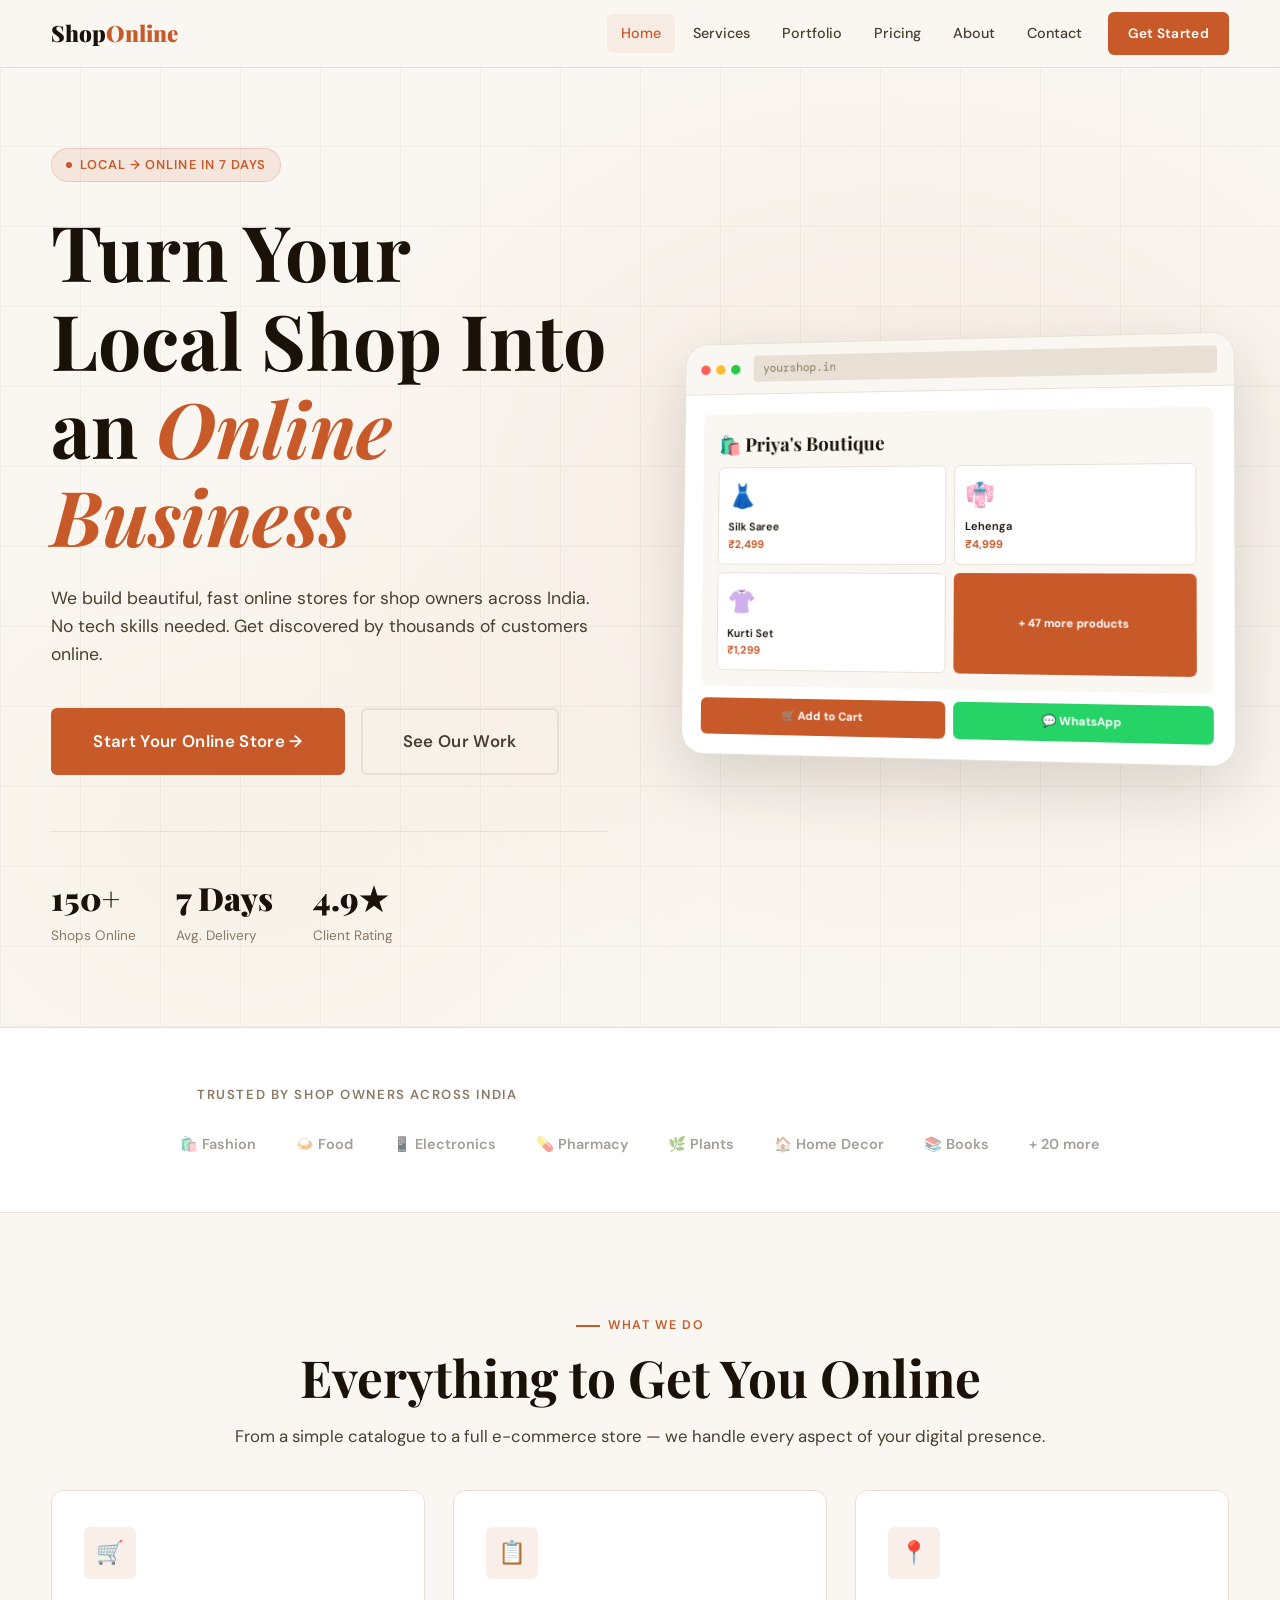
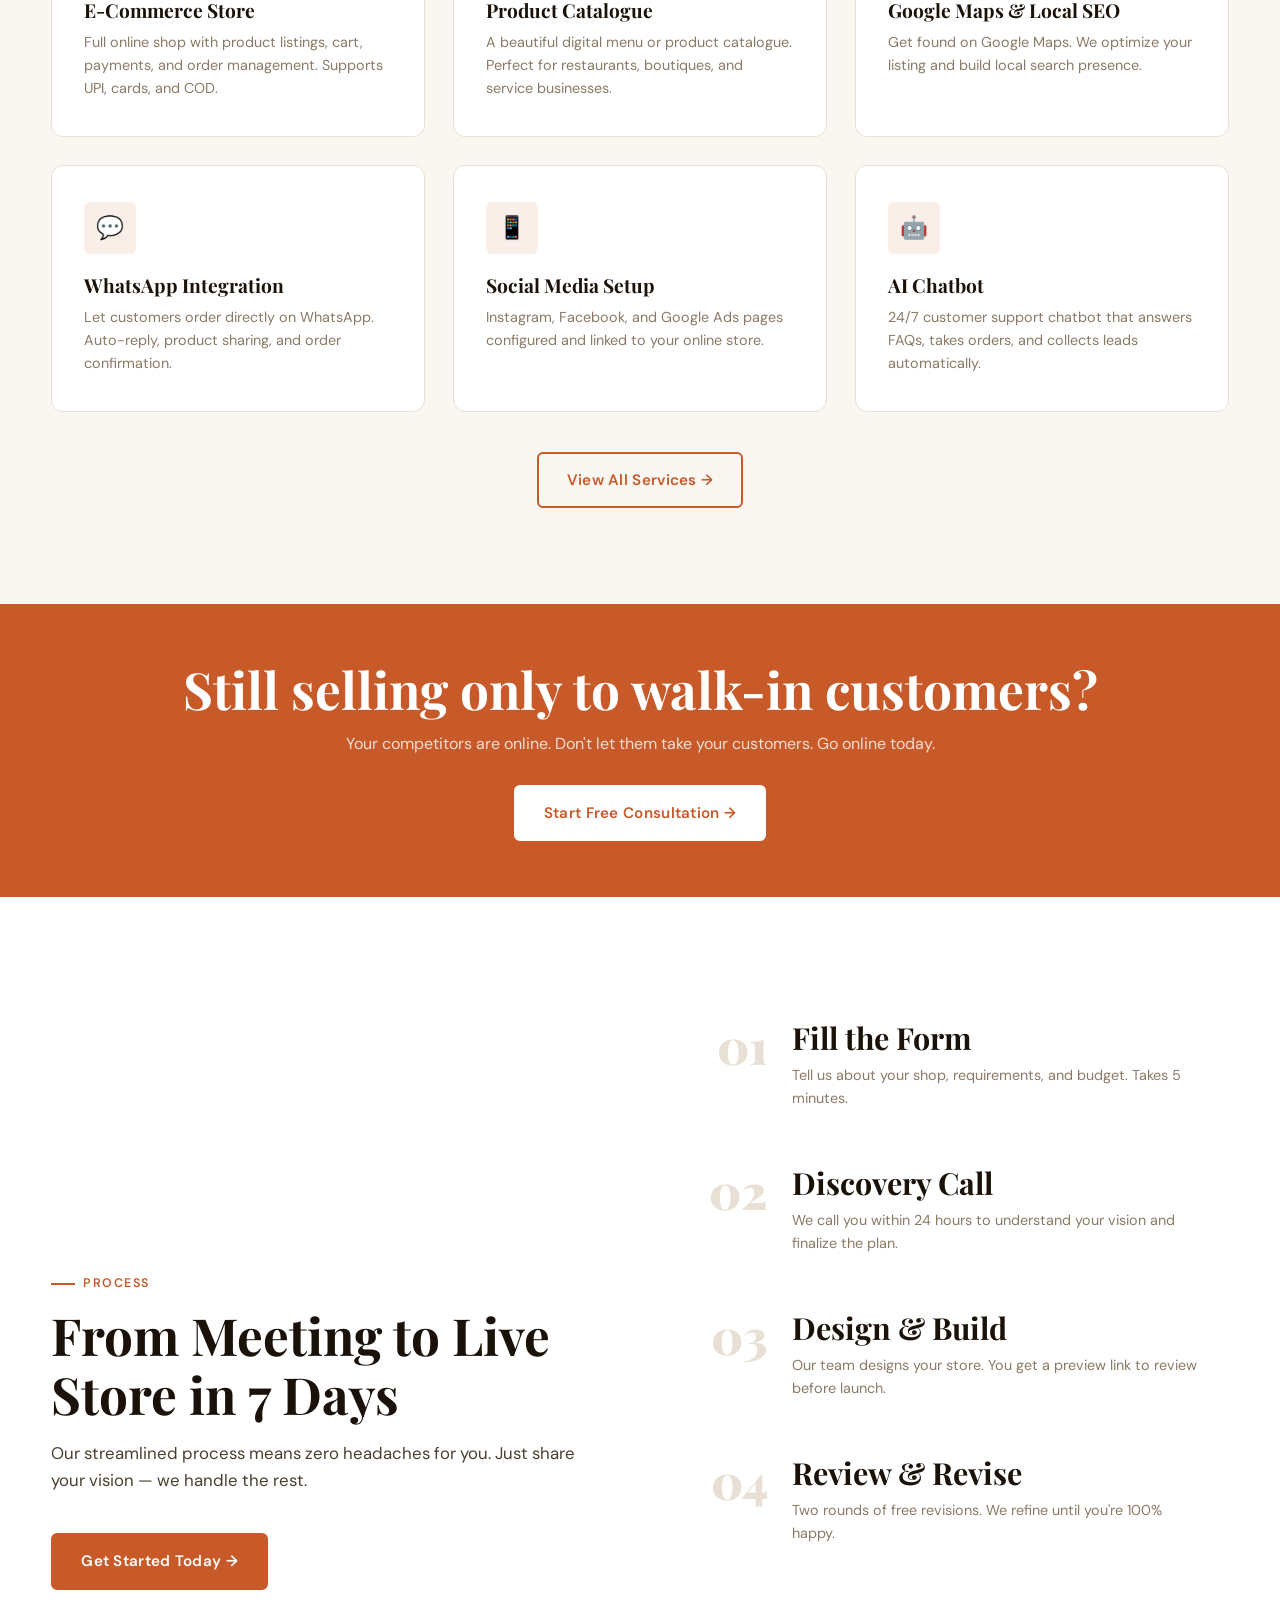
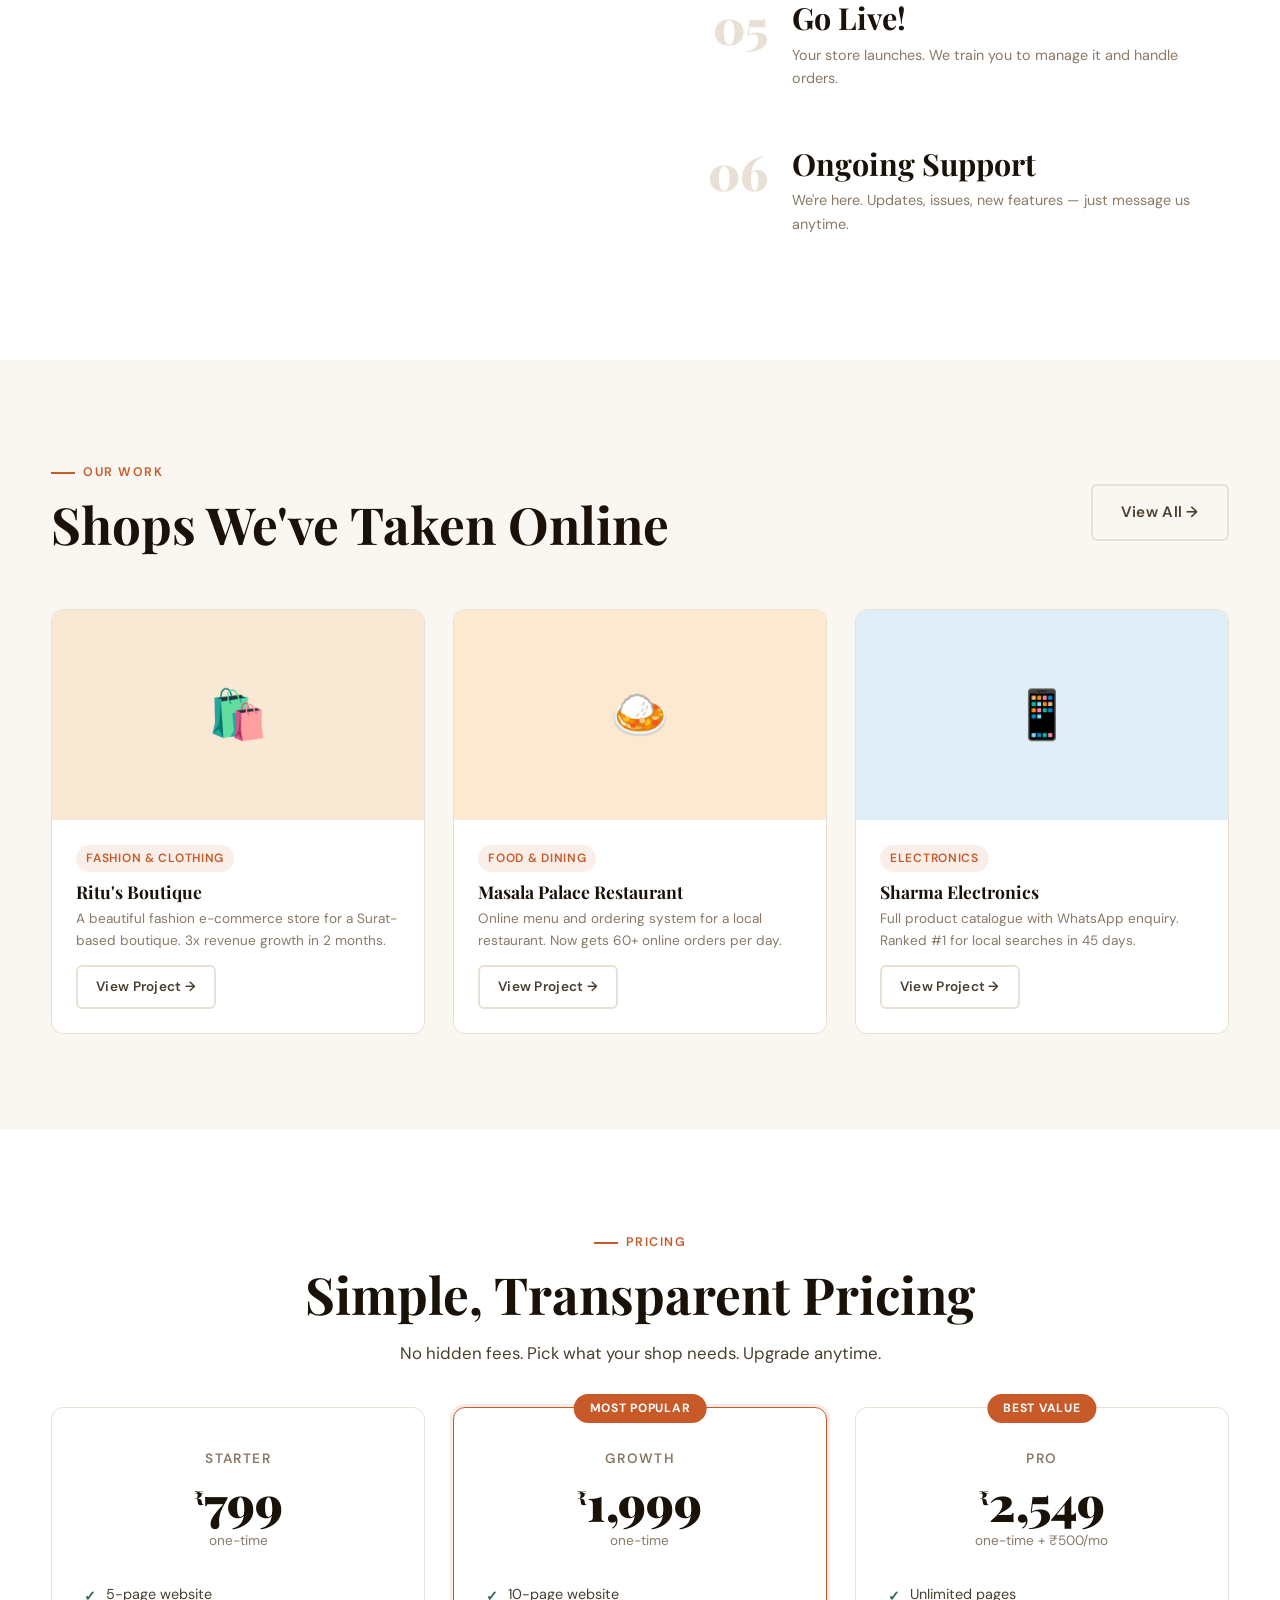
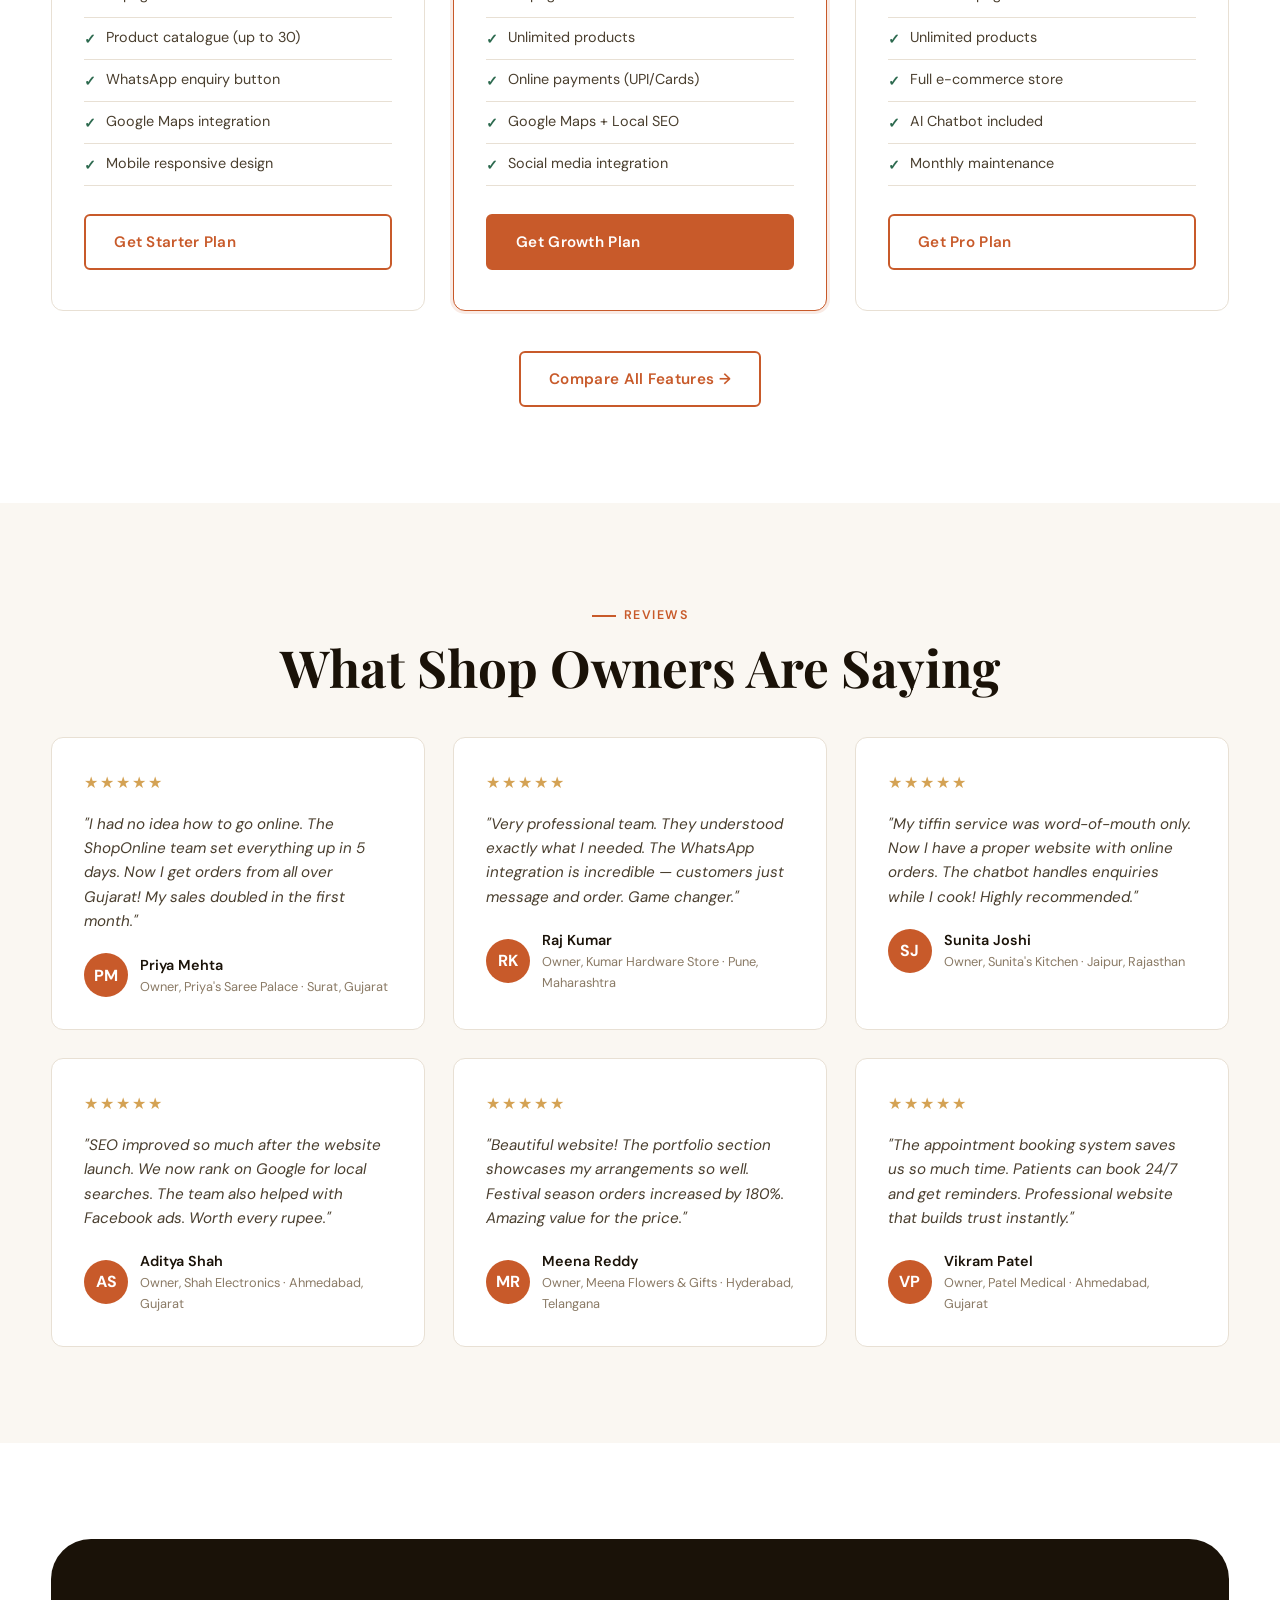
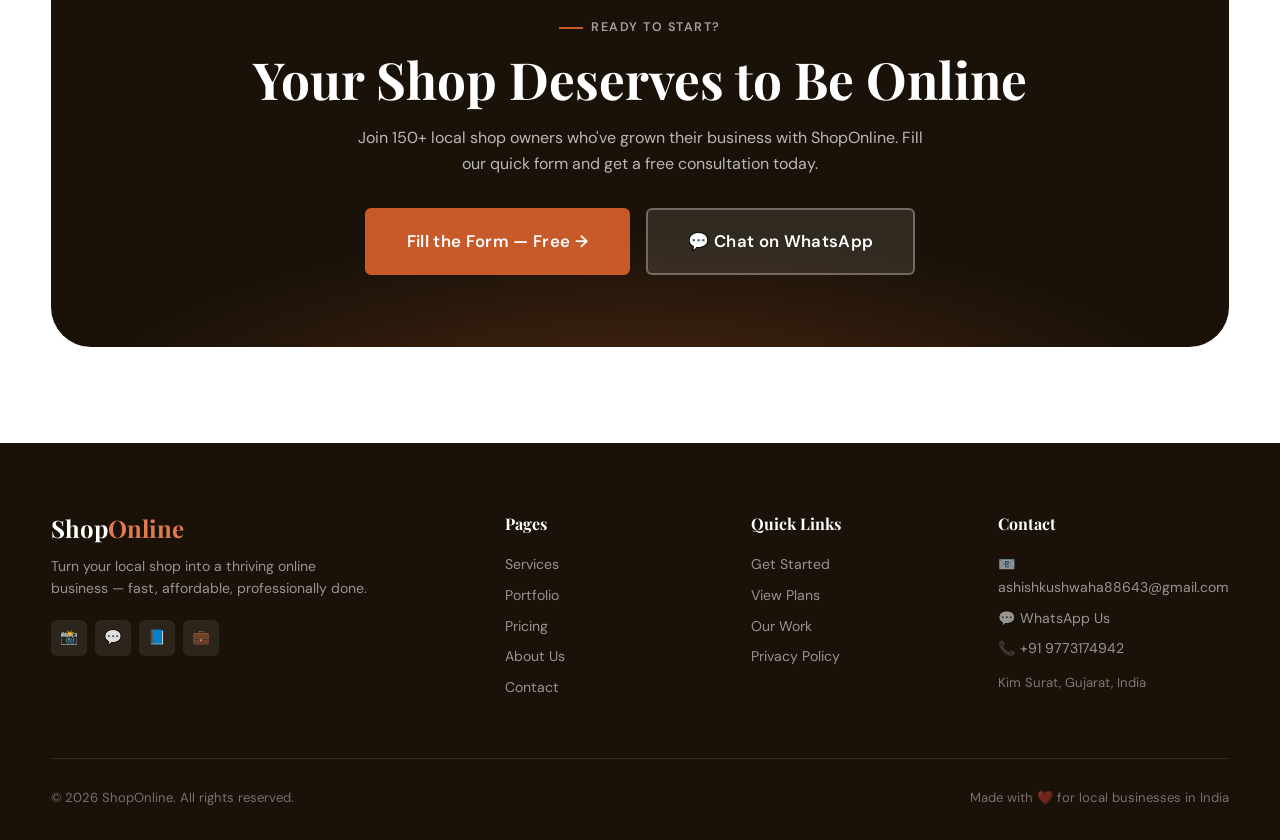
<file: index.html>
<!DOCTYPE html>
<html lang="en">
<head>
  <meta charset="UTF-8">
  <meta name="viewport" content="width=device-width, initial-scale=1.0">
  <title>ShopOnline — Turn Your Local Shop Into an Online Business</title>
  <meta name="description" content="We build beautiful online stores for local shop owners across India. Fast, affordable, professional. Go live in 7 days.">
  <meta property="og:title" content="ShopOnline — Turn Your Local Shop Into an Online Business">
  <meta property="og:description" content="We build beautiful online stores for local shop owners across India. Fast, affordable, go live in 7 days.">
  <meta property="og:type" content="website">
  <meta property="og:url" content="https://shoponline.in">
  <meta name="twitter:card" content="summary_large_image">
  <meta name="twitter:title" content="ShopOnline — Local Shop → Online Business">
  <meta name="theme-color" content="#c85a2a">
  <link rel="stylesheet" href="/assets/css/main.css">
  <link rel="icon" href="data:image/svg+xml,<svg xmlns='http://www.w3.org/2000/svg' viewBox='0 0 100 100'><text y='.9em' font-size='90'>🛒</text></svg>">
</head>
<body>

<!-- NAV -->
<nav class="nav" id="mainNav">
  <div class="container nav__inner">
    <a href="/" class="nav__logo">Shop<span>Online</span></a>
    <div class="nav__links">
      <a href="/" class="nav__link active">Home</a>
      <a href="/pages/services.html" class="nav__link">Services</a>
      <a href="/pages/works.html" class="nav__link">Portfolio</a>
      <a href="/pages/pricing.html" class="nav__link">Pricing</a>
      <a href="/pages/about.html" class="nav__link">About</a>
      <a href="/pages/contact.html" class="nav__link">Contact</a>
      <a href="/pages/client-form.html" class="btn btn-primary btn-sm nav__cta">Get Started</a>
    </div>
    <div class="nav__hamburger" id="hamburger">
      <span></span><span></span><span></span>
    </div>
  </div>
  <div class="nav__mobile" id="mobileMenu">
    <a href="/" class="nav__link">Home</a>
    <a href="/pages/services.html" class="nav__link">Services</a>
    <a href="/pages/works.html" class="nav__link">Portfolio</a>
    <a href="/pages/pricing.html" class="nav__link">Pricing</a>
    <a href="/pages/about.html" class="nav__link">About</a>
    <a href="/pages/contact.html" class="nav__link">Contact</a>
    <a href="/pages/client-form.html" class="btn btn-primary w-full" style="margin-top:12px;display:block">Get Started →</a>
  </div>
</nav>

<!-- HERO -->
<section class="hero" id="hero">
  <div class="hero__bg"></div>
  <div class="hero__grid-lines"></div>
  <div class="container">
    <div class="hero__inner">
      <div class="hero__text fade-up">
        <div class="hero__eyebrow">Local → Online in 7 Days</div>
        <h1 class="hero__title">Turn Your Local Shop Into an <em>Online Business</em></h1>
        <p class="hero__desc">We build beautiful, fast online stores for shop owners across India. No tech knowledge needed. Get discovered by thousands of new customers.</p>
        <div class="hero__actions">
          <a href="/pages/client-form.html" class="btn btn-primary btn-lg">Start Your Online Store →</a>
          <a href="/pages/works.html" class="btn btn-ghost btn-lg">See Our Work</a>
        </div>
        <div class="hero__stats">
          <div class="hero__stat">
            <div class="hero__stat-num">150+</div>
            <div class="hero__stat-label">Shops Online</div>
          </div>
          <div class="hero__stat">
            <div class="hero__stat-num">7 Days</div>
            <div class="hero__stat-label">Avg. Delivery</div>
          </div>
          <div class="hero__stat">
            <div class="hero__stat-num">4.9★</div>
            <div class="hero__stat-label">Client Rating</div>
          </div>
        </div>
      </div>
      <div class="hero__visual fade-up" style="transition-delay:.2s">
        <div class="hero__mockup">
          <div class="hero__mockup-bar">
            <div class="hero__mockup-dot"></div>
            <div class="hero__mockup-dot"></div>
            <div class="hero__mockup-dot"></div>
            <div class="hero__mockup-url">yourshop.in</div>
          </div>
          <div class="hero__mockup-content">
            <div style="background:#faf7f2;border-radius:8px;padding:16px;margin-bottom:12px">
              <div style="font-family:'Playfair Display',serif;font-size:1.2rem;font-weight:700;color:#1a1208;margin-bottom:8px">🛍️ Priya's Boutique</div>
              <div style="display:grid;grid-template-columns:1fr 1fr;gap:8px">
                <div style="background:#fff;border-radius:6px;padding:10px;border:1px solid #e8e0d4">
                  <div style="font-size:1.5rem;margin-bottom:4px">👗</div>
                  <div style="font-size:.7rem;font-weight:600;color:#1a1208">Silk Saree</div>
                  <div style="font-size:.7rem;color:#c85a2a;font-weight:700">₹2,499</div>
                </div>
                <div style="background:#fff;border-radius:6px;padding:10px;border:1px solid #e8e0d4">
                  <div style="font-size:1.5rem;margin-bottom:4px">👘</div>
                  <div style="font-size:.7rem;font-weight:600;color:#1a1208">Lehenga</div>
                  <div style="font-size:.7rem;color:#c85a2a;font-weight:700">₹4,999</div>
                </div>
                <div style="background:#fff;border-radius:6px;padding:10px;border:1px solid #e8e0d4">
                  <div style="font-size:1.5rem;margin-bottom:4px">👚</div>
                  <div style="font-size:.7rem;font-weight:600;color:#1a1208">Kurti Set</div>
                  <div style="font-size:.7rem;color:#c85a2a;font-weight:700">₹1,299</div>
                </div>
                <div style="background:#c85a2a;border-radius:6px;padding:10px;display:flex;align-items:center;justify-content:center">
                  <div style="font-size:.7rem;color:#fff;font-weight:700;text-align:center">+ 47 more products</div>
                </div>
              </div>
            </div>
            <div style="display:flex;gap:8px">
              <div style="flex:1;background:#c85a2a;border-radius:6px;padding:9px;text-align:center;font-size:.72rem;color:#fff;font-weight:700">🛒 Add to Cart</div>
              <div style="flex:1;background:#25D366;border-radius:6px;padding:9px;text-align:center;font-size:.72rem;color:#fff;font-weight:700">💬 WhatsApp</div>
            </div>
          </div>
        </div>
      </div>
    </div>
  </div>
</section>

<!-- TRUSTED BY -->
<section class="section--sm" style="background:var(--c-surface);border-top:1px solid var(--c-line);border-bottom:1px solid var(--c-line)">
  <div class="container">
    <div style="text-align:center;margin-bottom:28px">
      <p style="font-size:.82rem;font-weight:600;letter-spacing:.12em;text-transform:uppercase;color:var(--c-ink3)">Trusted by shop owners across India</p>
    </div>
    <div style="display:flex;justify-content:center;align-items:center;gap:40px;flex-wrap:wrap;opacity:.5">
      <span style="font-size:.9rem;font-weight:600;color:var(--c-ink2)">🛍️ Fashion</span>
      <span style="font-size:.9rem;font-weight:600;color:var(--c-ink2)">🍛 Food</span>
      <span style="font-size:.9rem;font-weight:600;color:var(--c-ink2)">📱 Electronics</span>
      <span style="font-size:.9rem;font-weight:600;color:var(--c-ink2)">💊 Pharmacy</span>
      <span style="font-size:.9rem;font-weight:600;color:var(--c-ink2)">🌿 Plants</span>
      <span style="font-size:.9rem;font-weight:600;color:var(--c-ink2)">🏠 Home Decor</span>
      <span style="font-size:.9rem;font-weight:600;color:var(--c-ink2)">📚 Books</span>
      <span style="font-size:.9rem;font-weight:600;color:var(--c-ink2)">+ 20 more</span>
    </div>
  </div>
</section>

<!-- SERVICES PREVIEW -->
<section class="section" id="services-preview">
  <div class="container">
    <div class="text-center mb-6 fade-up">
      <div class="section-label">What We Do</div>
      <h2 class="section-title">Everything to Get You Online</h2>
      <p class="section-desc" style="margin:0 auto">From a simple catalogue to a full e-commerce store — we handle every aspect of your digital presence.</p>
    </div>
    <div class="grid-3" id="services-grid">
      <!-- Rendered by JS -->
    </div>
    <div class="text-center mt-6 fade-up">
      <a href="/pages/services.html" class="btn btn-outline">View All Services →</a>
    </div>
  </div>
</section>

<!-- CTA 1 -->
<section class="section--sm" style="background:var(--c-terra);color:#fff">
  <div class="container" style="text-align:center">
    <h2 style="color:#fff;margin-bottom:12px">Still selling only to walk-in customers?</h2>
    <p style="color:rgba(255,255,255,.8);margin:0 auto 28px">Your competitors are online. Don't let them take your customers. Go online today.</p>
    <a href="/pages/client-form.html" class="btn" style="background:#fff;color:var(--c-terra);border-color:#fff">Start Free Consultation →</a>
  </div>
</section>

<!-- HOW IT WORKS -->
<section class="section" style="background:var(--c-surface)" id="how-it-works">
  <div class="container">
    <div class="grid-2" style="gap:80px;align-items:center">
      <div class="fade-up">
        <div class="section-label">Process</div>
        <h2 class="section-title">From Meeting to Live Store in 7 Days</h2>
        <p class="section-desc mb-6">Our streamlined process means zero headaches for you. Just share your vision — we handle the rest.</p>
        <a href="/pages/client-form.html" class="btn btn-primary">Get Started Today →</a>
      </div>
      <div id="steps-container" class="fade-up" style="transition-delay:.15s">
        <!-- Rendered by JS -->
      </div>
    </div>
  </div>
</section>

<!-- PORTFOLIO PREVIEW -->
<section class="section" id="portfolio-preview">
  <div class="container">
    <div class="flex-between mb-6">
      <div class="fade-up">
        <div class="section-label">Our Work</div>
        <h2 class="section-title">Shops We've Taken Online</h2>
      </div>
      <a href="/pages/works.html" class="btn btn-ghost fade-up" style="flex-shrink:0">View All →</a>
    </div>
    <div class="grid-3" id="portfolio-grid">
      <!-- Rendered by JS -->
    </div>
  </div>
</section>

<!-- PRICING PREVIEW -->
<section class="section" style="background:var(--c-surface)" id="pricing-preview">
  <div class="container">
    <div class="text-center mb-6 fade-up">
      <div class="section-label">Pricing</div>
      <h2 class="section-title">Simple, Transparent Pricing</h2>
      <p class="section-desc" style="margin:0 auto">No hidden fees. Pick what your shop needs. Upgrade anytime.</p>
    </div>
    <div class="grid-3" id="pricing-grid">
      <!-- Rendered by JS -->
    </div>
    <div class="text-center mt-6 fade-up">
      <a href="/pages/pricing.html" class="btn btn-outline">Compare All Features →</a>
    </div>
  </div>
</section>

<!-- TESTIMONIALS -->
<section class="section" id="testimonials">
  <div class="container">
    <div class="text-center mb-6 fade-up">
      <div class="section-label">Reviews</div>
      <h2 class="section-title">What Shop Owners Are Saying</h2>
    </div>
    <div class="grid-3" id="testimonials-grid">
      <!-- Rendered by JS -->
    </div>
  </div>
</section>

<!-- CTA FINAL -->
<section class="section" style="background:var(--c-surface)">
  <div class="container">
    <div class="cta-banner fade-up">
      <div class="section-label" style="justify-content:center;color:rgba(255,255,255,.6)">Ready to Start?</div>
      <h2>Your Shop Deserves to Be Online</h2>
      <p>Join 150+ local shop owners who've grown their business with ShopOnline. Fill our quick form and get a free consultation today.</p>
      <div style="display:flex;gap:16px;justify-content:center;flex-wrap:wrap">
        <a href="/pages/client-form.html" class="btn btn-primary btn-lg">Fill the Form — Free →</a>
        <a href="https://wa.me/919876543210" class="btn btn-lg" style="background:rgba(255,255,255,.1);color:#fff;border-color:rgba(255,255,255,.3)">💬 Chat on WhatsApp</a>
      </div>
    </div>
  </div>
</section>

<!-- FOOTER -->
<footer class="footer">
  <div class="container">
    <div class="footer__grid">
      <div class="footer__brand">
        <h3>Shop<span>Online</span></h3>
        <p>Transforming local shops into thriving online businesses across India.</p>
        <div class="footer__social" style="margin-top:20px">
          <a href="#" title="Instagram">📸</a>
          <a href="#" title="WhatsApp">💬</a>
          <a href="#" title="Facebook">📘</a>
          <a href="#" title="LinkedIn">💼</a>
        </div>
      </div>
      <div class="footer__col">
        <h4>Pages</h4>
        <a href="/pages/services.html">Services</a>
        <a href="/pages/works.html">Portfolio</a>
        <a href="/pages/pricing.html">Pricing</a>
        <a href="/pages/about.html">About Us</a>
        <a href="/pages/contact.html">Contact</a>
      </div>
      <div class="footer__col">
        <h4>Quick Links</h4>
        <a href="/pages/client-form.html">Get Started</a>
        <a href="/pages/pricing.html">View Plans</a>
        <a href="/pages/works.html">Our Work</a>
        <a href="/pages/privacy.html">Privacy Policy</a>
      </div>
      <div class="footer__col">
        <h4>Contact</h4>
        <a href="mailto:hello@shoponline.in">📧 hello@shoponline.in</a>
        <a href="https://wa.me/919876543210">💬 WhatsApp Us</a>
        <a href="tel:+919876543210">📞 +91 98765 43210</a>
        <span style="display:block;margin-top:8px;font-size:.82rem;opacity:.5">Ahmedabad, Gujarat, India</span>
      </div>
    </div>
    <div class="footer__bottom">
      <span>© 2024 ShopOnline. All rights reserved.</span>
      <span>Made with ❤️ for local businesses in India</span>
    </div>
  </div>
</footer>

<div class="toast-container" id="toastContainer"></div>

<script src="/assets/js/core.js"></script>
<script>
(async function() {
  // Load data
  const [site, pages] = await Promise.all([
    fetch('/data/site.json').then(r=>r.json()).catch(()=>({})),
    fetch('/data/pages.json').then(r=>r.json()).catch(()=>({}))
  ]);

  // Services preview (first 6)
  const servicesGrid = document.getElementById('services-grid');
  if (servicesGrid && pages.services) {
    servicesGrid.innerHTML = pages.services.items.slice(0,6).map(s => `
      <div class="card service-card fade-up">
        <div class="service-card__icon">${s.icon}</div>
        <h3>${s.title}</h3>
        <p>${s.description}</p>
      </div>`).join('');
  }

  // Steps
  const stepsContainer = document.getElementById('steps-container');
  if (stepsContainer && pages.howItWorks) {
    stepsContainer.innerHTML = pages.howItWorks.steps.map(s => `
      <div class="step">
        <div class="step__num">${s.num}</div>
        <div class="step__content">
          <h3>${s.title}</h3>
          <p>${s.desc}</p>
        </div>
      </div>`).join('');
  }

  // Portfolio preview (first 3)
  const portfolioGrid = document.getElementById('portfolio-grid');
  if (portfolioGrid && pages.portfolio) {
    portfolioGrid.innerHTML = pages.portfolio.items.slice(0,3).map(p => `
      <div class="card portfolio-card fade-up">
        <div class="portfolio-card__img" style="background:${p.imageColor}">
          <span style="font-size:3rem">${p.image}</span>
        </div>
        <div class="portfolio-card__body">
          <div class="portfolio-card__tag">${p.category}</div>
          <h3>${p.title}</h3>
          <p>${p.description}</p>
          <a href="${p.link}" class="btn btn-ghost btn-sm">View Project →</a>
        </div>
      </div>`).join('');
  }

  // Pricing preview
  const pricingGrid = document.getElementById('pricing-grid');
  if (pricingGrid && pages.pricing) {
    pricingGrid.innerHTML = pages.pricing.plans.map(p => `
      <div class="card pricing-card fade-up ${p.featured ? 'pricing-card--featured' : ''}">
        ${p.badge ? `<div class="pricing-card__badge">${p.badge}</div>` : ''}
        <div class="pricing-card__name">${p.name}</div>
        <div class="pricing-card__price"><sup>${pages.pricing.currency}</sup>${p.price.toLocaleString('en-IN')}</div>
        <div class="pricing-card__period">${p.period}</div>
        <div class="pricing-card__features">
          ${p.features.slice(0,5).map(f => `
            <div class="pricing-card__feature">
              <span class="pricing-card__feature-icon ${f.included ? '' : 'no'}">${f.included ? '✓' : '—'}</span>
              <span>${f.text}</span>
            </div>`).join('')}
        </div>
        <a href="/pages/client-form.html?plan=${p.id}" class="btn ${p.featured ? 'btn-primary' : 'btn-outline'} w-full">${p.cta}</a>
      </div>`).join('');
  }

  // Testimonials
  const testimonialsGrid = document.getElementById('testimonials-grid');
  if (testimonialsGrid && pages.testimonials) {
    testimonialsGrid.innerHTML = pages.testimonials.slice(0,6).map(t => `
      <div class="card testimonial-card fade-up">
        <div class="testimonial-card__stars">${'★'.repeat(t.stars)}</div>
        <p class="testimonial-card__text">"${t.text}"</p>
        <div class="testimonial-card__author">
          <div class="testimonial-card__avatar" style="background:var(--c-terra)">${t.avatar}</div>
          <div>
            <div class="testimonial-card__name">${t.name}</div>
            <div class="testimonial-card__role">${t.role} · ${t.location}</div>
          </div>
        </div>
      </div>`).join('');
  }

  ScrollAnim.init();

  // Apply hero content from site.json
  if (site.hero) {
    const h = site.hero;
    if (h.eyebrow) {
      const ey = document.querySelector('.hero__eyebrow');
      if (ey) ey.innerHTML = ey.innerHTML.replace(/Local.*?Days/, h.eyebrow);
    }
    if (h.title) {
      const t = document.querySelector('.hero__title');
      if (t) t.innerHTML = h.title;
    }
    if (h.description) {
      const d = document.querySelector('.hero__desc');
      if (d) d.textContent = h.description;
    }
    if (h.cta1) {
      const c1 = document.querySelector('.hero__actions a.btn-primary');
      if (c1) { c1.textContent = h.cta1.text || c1.textContent; c1.href = h.cta1.href || c1.href; }
    }
    if (h.cta2) {
      const c2 = document.querySelector('.hero__actions a.btn-ghost');
      if (c2) { c2.textContent = h.cta2.text || c2.textContent; c2.href = h.cta2.href || c2.href; }
    }
    if (h.stats) {
      document.querySelectorAll('.hero__stat').forEach((el, i) => {
        if (h.stats[i]) {
          const n = el.querySelector('.hero__stat-num');
          const l = el.querySelector('.hero__stat-label');
          if (n && h.stats[i].num) n.textContent = h.stats[i].num;
          if (l && h.stats[i].label) l.textContent = h.stats[i].label;
        }
      });
    }
  }

  // Update any remaining hardcoded brand name mentions in page text
  if (site.name && site.name !== 'ShopOnline') {
    document.querySelectorAll('p, span, h2, h3').forEach(el => {
      if (el.children.length === 0 && el.textContent.includes('ShopOnline')) {
        el.textContent = el.textContent.replace(/ShopOnline/g, site.name);
      }
    });
  }
})();
</script>
</body>
</html>
</file>
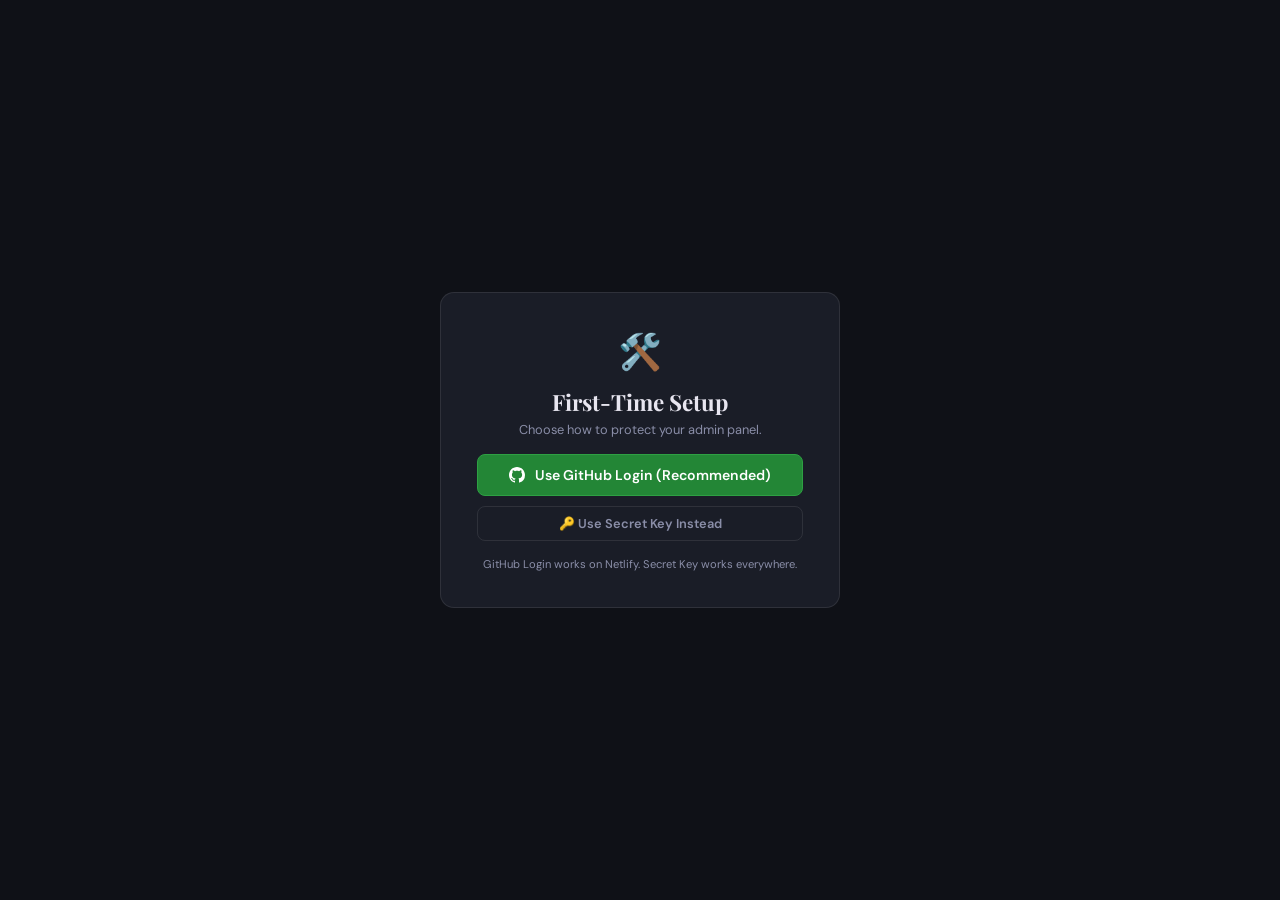
<file: admin/index.html>
<!DOCTYPE html>
<html lang="en">
<head>
  <meta charset="UTF-8">
  <meta name="viewport" content="width=device-width, initial-scale=1.0">
  <title>Admin Dashboard — ShopOnline</title>
  <style>
    @import url('https://fonts.googleapis.com/css2?family=Playfair+Display:wght@700;900&family=DM+Sans:wght@300;400;500;600&family=DM+Mono:wght@400;500&display=swap');
    :root {
      --bg:#0f1117; --surf:#1a1d27; --surf2:#242838; --surf3:#2e3348;
      --txt:#e8e6f0; --txt2:#8a8ea8; --line:rgba(255,255,255,.09);
      --terra:#e06840; --gold:#f0b040; --green:#40c080; --err:#e05060; --blue:#5888f8;
      --r:8px; --rl:14px;
    }
    *,*::before,*::after{box-sizing:border-box;margin:0;padding:0}
    html,body{height:100%;overflow:hidden}
    body{font-family:'DM Sans',sans-serif;background:var(--bg);color:var(--txt);font-size:14px}
    a{color:inherit;text-decoration:none}
    button{cursor:pointer;font-family:inherit}
    input,textarea,select{font-family:inherit}
    h1,h2,h3,h4{font-family:'Playfair Display',serif;line-height:1.2}
    ::-webkit-scrollbar{width:6px;height:6px}
    ::-webkit-scrollbar-track{background:var(--surf)}
    ::-webkit-scrollbar-thumb{background:var(--surf3);border-radius:4px}

    /* LAYOUT */
    .layout{display:grid;grid-template-columns:220px 1fr;height:100vh}
    .sidebar{background:var(--surf);border-right:1px solid var(--line);display:flex;flex-direction:column;overflow:hidden}
    .logo{padding:18px 16px;border-bottom:1px solid var(--line)}
    .logo-title{font-size:1.15rem;font-weight:900;color:var(--txt)}
    .logo-title span{color:var(--terra)}
    .logo-sub{font-size:.7rem;color:var(--txt2);margin-top:2px}
    .sidenav{flex:1;overflow-y:auto;padding:10px 8px}
    .nav-group{font-size:.65rem;font-weight:700;letter-spacing:.1em;text-transform:uppercase;color:var(--txt2);padding:12px 10px 5px}
    .nav-item{display:flex;align-items:center;gap:9px;padding:9px 10px;border-radius:var(--r);color:var(--txt2);font-size:.84rem;font-weight:500;cursor:pointer;transition:all .15s;margin-bottom:1px;border:none;background:none;width:100%;text-align:left}
    .nav-item:hover{background:var(--surf2);color:var(--txt)}
    .nav-item.active{background:rgba(224,104,64,.15);color:var(--terra)}
    .nav-item .ni{font-size:.95rem;width:18px;flex-shrink:0}
    .nav-badge{margin-left:auto;background:var(--terra);color:#fff;font-size:.65rem;font-weight:700;padding:2px 6px;border-radius:10px}
    .sidebar-foot{padding:10px 8px;border-top:1px solid var(--line)}
    .sidebar-foot a{display:flex;align-items:center;gap:8px;padding:8px 10px;font-size:.8rem;color:var(--txt2);border-radius:var(--r);transition:color .15s}
    .sidebar-foot a:hover{color:var(--terra)}

    /* MAIN */
    .main{display:flex;flex-direction:column;overflow:hidden}
    .topbar{display:flex;align-items:center;justify-content:space-between;padding:0 20px;height:52px;border-bottom:1px solid var(--line);background:var(--surf);flex-shrink:0;gap:12px}
    .topbar-left{display:flex;align-items:center;gap:10px}
    .topbar-title{font-size:.92rem;font-weight:600}
    .dirty-dot{width:7px;height:7px;background:var(--gold);border-radius:50%;display:none}
    .dirty-dot.show{display:block}
    .topbar-right{display:flex;gap:8px}
    .content{flex:1;overflow-y:auto;padding:20px}

    /* CARDS */
    .card{background:var(--surf);border:1px solid var(--line);border-radius:var(--rl);padding:18px}
    .card-sm{padding:14px}
    .grid2{display:grid;grid-template-columns:1fr 1fr;gap:16px}
    .grid3{display:grid;grid-template-columns:1fr 1fr 1fr;gap:16px}
    .grid4{display:grid;grid-template-columns:repeat(4,1fr);gap:14px;margin-bottom:20px}
    .stat-n{font-family:'Playfair Display',serif;font-size:1.9rem;font-weight:900;line-height:1}
    .stat-l{font-size:.72rem;color:var(--txt2);text-transform:uppercase;letter-spacing:.06em;margin-top:4px}

    /* BUTTONS */
    .btn{display:inline-flex;align-items:center;gap:6px;padding:8px 14px;border-radius:var(--r);font-size:.8rem;font-weight:600;border:1.5px solid transparent;transition:all .15s;cursor:pointer;white-space:nowrap}
    .btn-p{background:var(--terra);color:#fff;border-color:var(--terra)}
    .btn-p:hover{filter:brightness(1.1)}
    .btn-g{background:transparent;color:var(--txt2);border-color:var(--line)}
    .btn-g:hover{color:var(--txt);border-color:var(--txt2)}
    .btn-ok{background:var(--green);color:#1a1d27;border-color:var(--green)}
    .btn-ok:hover{filter:brightness(1.05)}
    .btn-red{background:transparent;color:var(--err);border-color:var(--err)}
    .btn-red:hover{background:var(--err);color:#fff}
    .btn-blue{background:var(--blue);color:#fff;border-color:var(--blue)}
    .btn-sm{padding:5px 10px;font-size:.75rem}
    .btn:disabled{opacity:.5;cursor:not-allowed}

    /* FORMS */
    .fg{margin-bottom:14px}
    .fl{display:block;font-size:.72rem;font-weight:700;color:var(--txt2);margin-bottom:4px;text-transform:uppercase;letter-spacing:.05em}
    .fi,.fs,.ft{width:100%;padding:8px 11px;background:var(--bg);border:1.5px solid var(--line);border-radius:var(--r);font-size:.84rem;color:var(--txt);outline:none;transition:border-color .15s}
    .fi:focus,.fs:focus,.ft:focus{border-color:var(--terra)}
    .ft{resize:vertical;min-height:70px}
    .fs{appearance:none;cursor:pointer}
    .fi-mono{font-family:'DM Mono',monospace;font-size:.8rem}
    .toggle-row{display:flex;align-items:center;gap:10px;padding:10px;background:var(--surf2);border-radius:var(--r)}
    .toggle-label{flex:1;font-size:.84rem}
    .toggle-sub{font-size:.72rem;color:var(--txt2)}
    input[type=checkbox]{width:36px;height:20px;accent-color:var(--terra);cursor:pointer;flex-shrink:0}
    input[type=color]{width:34px;height:34px;border:1.5px solid var(--line);border-radius:var(--r);cursor:pointer;background:none;padding:2px}

    /* TABLE */
    .tbl{width:100%;border-collapse:collapse}
    .tbl th{text-align:left;padding:9px 12px;font-size:.7rem;font-weight:700;letter-spacing:.07em;text-transform:uppercase;color:var(--txt2);border-bottom:1px solid var(--line)}
    .tbl td{padding:10px 12px;font-size:.82rem;border-bottom:1px solid var(--line);vertical-align:middle}
    .tbl tr:last-child td{border-bottom:none}
    .tbl tr:hover td{background:rgba(255,255,255,.02)}

    /* BADGE */
    .badge{display:inline-block;padding:3px 8px;border-radius:100px;font-size:.68rem;font-weight:700}
    .b-new{background:rgba(88,136,248,.18);color:var(--blue)}
    .b-contacted{background:rgba(240,176,64,.18);color:var(--gold)}
    .b-done{background:rgba(64,192,128,.18);color:var(--green)}

    /* PUBLISH */
    .pub-bar{background:rgba(224,104,64,.1);border:1px solid rgba(224,104,64,.25);border-radius:var(--r);padding:12px 16px;display:flex;align-items:center;justify-content:space-between;margin-bottom:18px;gap:12px}
    .pub-bar p{font-size:.8rem;color:var(--terra)}

    /* MODAL */
    .modal-bg{position:fixed;inset:0;background:rgba(0,0,0,.75);z-index:9000;display:flex;align-items:center;justify-content:center;padding:16px}
    .modal{background:var(--surf);border:1px solid var(--line);border-radius:var(--rl);padding:24px;max-width:640px;width:100%;max-height:85vh;overflow-y:auto}
    .modal-head{display:flex;justify-content:space-between;align-items:center;margin-bottom:18px}
    .modal-head h3{font-size:1.1rem}

    /* LOADING */
    .ov{position:fixed;inset:0;background:rgba(15,17,23,.8);z-index:9999;display:flex;align-items:center;justify-content:center}
    .spin{width:34px;height:34px;border:3px solid rgba(224,104,64,.2);border-top-color:var(--terra);border-radius:50%;animation:spin .65s linear infinite}
    @keyframes spin{to{transform:rotate(360deg)}}

    /* TOAST */
    .toasts{position:fixed;top:14px;right:14px;z-index:9998;display:flex;flex-direction:column;gap:8px}
    .toast{background:var(--surf2);color:var(--txt);padding:10px 14px;border-radius:var(--r);font-size:.8rem;font-weight:500;border-left:3px solid var(--terra);box-shadow:0 8px 24px rgba(0,0,0,.5);animation:tin .25s ease;max-width:300px}
    .toast.ok{border-left-color:var(--green)}
    .toast.err{border-left-color:var(--err)}
    @keyframes tin{from{opacity:0;transform:translateX(16px)}to{opacity:1;transform:none}}

    /* AUTH GATE */
    .gate{position:fixed;inset:0;background:var(--bg);display:flex;align-items:center;justify-content:center;z-index:9999}
    .gate-box{background:var(--surf);border:1px solid var(--line);border-radius:var(--rl);padding:36px;max-width:400px;width:90%;text-align:center}
    .gate-box .divider{height:1px;background:var(--line);margin:20px 0;position:relative}
    .gate-box .divider span{position:absolute;top:-9px;left:50%;transform:translateX(-50%);background:var(--surf);padding:0 10px;font-size:.72rem;color:var(--txt2);text-transform:uppercase;letter-spacing:.08em}
    .gh-btn{display:flex;align-items:center;justify-content:center;gap:10px;width:100%;padding:11px 20px;background:#238636;color:#fff;border:1.5px solid #2ea043;border-radius:var(--r);font-size:.88rem;font-weight:600;cursor:pointer;transition:filter .15s;text-decoration:none}
    .gh-btn:hover{filter:brightness(1.12)}
    .gh-btn svg{flex-shrink:0}
    .access-denied{background:rgba(224,80,96,.1);border:1px solid rgba(224,80,96,.3);border-radius:var(--r);padding:16px;margin-top:16px;font-size:.82rem;color:var(--err)}
    .auth-user{display:flex;align-items:center;gap:12px;background:rgba(64,192,128,.08);border:1px solid rgba(64,192,128,.2);border-radius:var(--r);padding:12px;margin-bottom:16px}
    .auth-user img{width:40px;height:40px;border-radius:50%}
    .auth-user-info{text-align:left;flex:1}
    .auth-user-name{font-weight:700;font-size:.88rem;color:var(--txt)}
    .auth-user-role{font-size:.72rem;color:var(--green)}

    /* SECTION HEADERS */
    .sh{display:flex;align-items:center;justify-content:space-between;margin-bottom:14px}
    .sh-t{font-size:.88rem;font-weight:700}

    /* Plan editor card */
    .plan-card{border:1px solid var(--line);border-radius:var(--rl);padding:14px;margin-bottom:12px}
    .plan-card.featured{border-color:var(--terra)}

    /* Code block */
    .code-block{background:var(--bg);border:1px solid var(--line);border-radius:var(--r);padding:14px;font-family:'DM Mono',monospace;font-size:.75rem;color:var(--green);white-space:pre-wrap;overflow-x:auto;max-height:300px;overflow-y:auto}

    /* Steps indicator */
    .step-ind{display:flex;gap:8px;margin-bottom:18px}
    .step-dot{width:8px;height:8px;border-radius:50%;background:var(--surf3)}
    .step-dot.done{background:var(--green)}
    .step-dot.active{background:var(--terra)}

    @media(max-width:800px){
      .layout{grid-template-columns:1fr}
      .sidebar{display:none}
      .grid4{grid-template-columns:1fr 1fr}
    }
  </style>
</head>
<body>

<!-- AUTH GATE -->
<div class="gate" id="gate">
  <div class="gate-box">

    <!-- GitHub OAuth login (shown when OAuth is configured) -->
    <div id="gateOAuth" style="display:none">
      <div style="font-size:2.2rem;margin-bottom:14px">🔐</div>
      <h2 style="font-size:1.4rem;margin-bottom:6px">Admin Access</h2>
      <p style="font-size:.8rem;color:var(--txt2);margin-bottom:20px">Sign in with the GitHub account that owns this repository.</p>
      <a class="gh-btn" id="ghLoginBtn" href="#">
        <svg width="18" height="18" viewBox="0 0 24 24" fill="white"><path d="M12 0C5.37 0 0 5.37 0 12c0 5.31 3.435 9.795 8.205 11.385.6.105.825-.255.825-.57 0-.285-.015-1.23-.015-2.235-3.015.555-3.795-.735-4.035-1.41-.135-.345-.72-1.41-1.23-1.695-.42-.225-1.02-.78-.015-.795.945-.015 1.62.87 1.845 1.23 1.08 1.815 2.805 1.305 3.495.99.105-.78.42-1.305.765-1.605-2.67-.3-5.46-1.335-5.46-5.925 0-1.305.465-2.385 1.23-3.225-.12-.3-.54-1.53.12-3.18 0 0 1.005-.315 3.3 1.23.96-.27 1.98-.405 3-.405s2.04.135 3 .405c2.295-1.56 3.3-1.23 3.3-1.23.66 1.65.24 2.88.12 3.18.765.84 1.23 1.905 1.23 3.225 0 4.605-2.805 5.625-5.475 5.925.435.375.81 1.095.81 2.22 0 1.605-.015 2.895-.015 3.3 0 .315.225.69.825.57A12.02 12.02 0 0 0 24 12c0-6.63-5.37-12-12-12z"/></svg>
        Sign in with GitHub
      </a>
      <div id="oauthError" style="display:none" class="access-denied"></div>
      <div id="oauthLoading" style="display:none;margin-top:14px;color:var(--txt2);font-size:.8rem">⏳ Verifying with GitHub...</div>
    </div>

    <!-- Fallback: Secret key login (GitHub Pages / CF Pages / no function) -->
    <div id="gateKey" style="display:none">
      <div style="font-size:2.2rem;margin-bottom:14px">🔒</div>
      <h2 style="font-size:1.4rem;margin-bottom:6px">Admin Access</h2>
      <p style="font-size:.8rem;color:var(--txt2);margin-bottom:20px">Enter your admin secret key</p>
      <input type="password" id="keyInput" class="fi" placeholder="Secret key..." style="text-align:center;margin-bottom:10px;font-size:.95rem" autocomplete="current-password">
      <div id="keyErr" style="display:none;font-size:.72rem;color:var(--err);margin-bottom:10px">❌ Incorrect key</div>
      <button class="btn btn-p" style="width:100%;justify-content:center" onclick="checkSecretKey()">Enter →</button>
      <p style="font-size:.7rem;color:var(--txt2);margin-top:14px">Set your secret key in Admin → Password &amp; Security</p>
    </div>

    <!-- First-time setup (no auth configured yet) -->
    <div id="gateSetup" style="display:none">
      <div style="font-size:2.2rem;margin-bottom:14px">🛠️</div>
      <h2 style="font-size:1.4rem;margin-bottom:6px">First-Time Setup</h2>
      <p style="font-size:.8rem;color:var(--txt2);margin-bottom:16px">Choose how to protect your admin panel.</p>
      <div style="display:flex;flex-direction:column;gap:10px;margin-bottom:16px">
        <button class="gh-btn" onclick="startOAuthSetup()">
          <svg width="16" height="16" viewBox="0 0 24 24" fill="white"><path d="M12 0C5.37 0 0 5.37 0 12c0 5.31 3.435 9.795 8.205 11.385.6.105.825-.255.825-.57 0-.285-.015-1.23-.015-2.235-3.015.555-3.795-.735-4.035-1.41-.135-.345-.72-1.41-1.23-1.695-.42-.225-1.02-.78-.015-.795.945-.015 1.62.87 1.845 1.23 1.08 1.815 2.805 1.305 3.495.99.105-.78.42-1.305.765-1.605-2.67-.3-5.46-1.335-5.46-5.925 0-1.305.465-2.385 1.23-3.225-.12-.3-.54-1.53.12-3.18 0 0 1.005-.315 3.3 1.23.96-.27 1.98-.405 3-.405s2.04.135 3 .405c2.295-1.56 3.3-1.23 3.3-1.23.66 1.65.24 2.88.12 3.18.765.84 1.23 1.905 1.23 3.225 0 4.605-2.805 5.625-5.475 5.925.435.375.81 1.095.81 2.22 0 1.605-.015 2.895-.015 3.3 0 .315.225.69.825.57A12.02 12.02 0 0 0 24 12c0-6.63-5.37-12-12-12z"/></svg>
          Use GitHub Login (Recommended)
        </button>
        <button class="btn btn-g" style="width:100%;justify-content:center" onclick="startKeySetup()">🔑 Use Secret Key Instead</button>
      </div>
      <p style="font-size:.7rem;color:var(--txt2)">GitHub Login works on Netlify. Secret Key works everywhere.</p>
    </div>

    <!-- OAuth setup instructions -->
    <div id="gateOAuthSetup" style="display:none;text-align:left">
      <h3 style="font-size:1rem;margin-bottom:12px;text-align:center">Setup GitHub OAuth</h3>
      <div style="font-size:.75rem;color:var(--txt2);line-height:1.8;margin-bottom:14px">
        <div style="margin-bottom:8px"><strong style="color:var(--txt)">Step 1:</strong> Go to <a href="https://github.com/settings/applications/new" target="_blank" style="color:var(--terra)">github.com/settings/applications/new</a></div>
        <div style="margin-bottom:8px"><strong style="color:var(--txt)">Step 2:</strong> Fill in:<br>
          • App name: <em>My Admin Panel</em><br>
          • Homepage URL: your site URL<br>
          • Callback URL: <code id="callbackUrlDisplay" style="background:var(--bg);padding:1px 4px;border-radius:3px;font-size:.7rem"></code>
        </div>
        <div style="margin-bottom:8px"><strong style="color:var(--txt)">Step 3:</strong> Copy <strong>Client ID</strong> and generate <strong>Client Secret</strong></div>
        <div><strong style="color:var(--txt)">Step 4:</strong> In Netlify → Site Settings → Environment Variables, add:<br>
          <code style="background:var(--bg);padding:1px 4px;border-radius:3px;font-size:.7rem">GITHUB_CLIENT_ID</code> and <code style="background:var(--bg);padding:1px 4px;border-radius:3px;font-size:.7rem">GITHUB_CLIENT_SECRET</code>
        </div>
      </div>
      <div class="fg">
        <label class="fl">GitHub Client ID <span style="color:var(--gold)">(NOT the secret)</span></label>
        <input class="fi fi-mono" id="setupClientId" placeholder="Ov23liXXXXXXXXXXXXXX  (starts with Ov23li, ~20 chars)">
        <div style="font-size:.7rem;color:var(--txt2);margin-top:4px">
          ✅ Client ID looks like: <code style="background:var(--bg);padding:1px 5px;border-radius:3px">Ov23liAbCdEfGhIjKlMn</code> (~20 chars)<br>
          ❌ NOT the Client Secret (which is 40 hex chars like <code style="background:var(--bg);padding:1px 5px;border-radius:3px">cb0da3d318cce0e...</code>)
        </div>
      </div>
      <div style="font-size:.72rem;color:var(--txt2);margin-bottom:12px">⚠️ Client Secret must be set as a Netlify environment variable — never paste it here.</div>
      <div style="display:flex;gap:8px">
        <button class="btn btn-p" style="flex:1;justify-content:center" onclick="saveOAuthSetup()">Save & Enable OAuth</button>
        <button class="btn btn-g btn-sm" onclick="showGate('gateSetup')">← Back</button>
      </div>
    </div>

    <!-- Secret key setup -->
    <div id="gateKeySetup" style="display:none">
      <div style="font-size:2rem;margin-bottom:12px">🔑</div>
      <h3 style="font-size:1rem;margin-bottom:6px">Create Secret Key</h3>
      <p style="font-size:.75rem;color:var(--txt2);margin-bottom:16px">This key unlocks your admin panel. Store it safely — you can't recover it.</p>
      <input type="password" id="setupKey1" class="fi" placeholder="Create secret key (min 8 chars)" style="margin-bottom:8px" autocomplete="new-password">
      <input type="password" id="setupKey2" class="fi" placeholder="Confirm secret key" style="margin-bottom:6px" autocomplete="new-password">
      <div id="setupKeyErr" style="display:none;font-size:.72rem;color:var(--err);margin-bottom:8px">❌ Keys don't match or too short</div>
      <div style="display:flex;gap:8px">
        <button class="btn btn-p" style="flex:1;justify-content:center" onclick="saveKeySetup()">Create Key & Enter →</button>
        <button class="btn btn-g btn-sm" onclick="showGate('gateSetup')">← Back</button>
      </div>
    </div>

  </div>
</div>

<!-- MAIN LAYOUT -->
<div class="layout" id="app" style="display:none">

  <!-- SIDEBAR -->
  <aside class="sidebar">
    <div class="logo">
      <div class="logo-title">Shop<span>Online</span></div>
      <div class="logo-sub">Admin Panel</div>
    </div>
    <nav class="sidenav">
      <div class="nav-group">Dashboard</div>
      <button class="nav-item active" data-p="overview" onclick="nav(this)"><span class="ni">📊</span>Overview<span class="nav-badge" id="nbNew" style="display:none">0</span></button>
      <button class="nav-item" data-p="clients" onclick="nav(this)"><span class="ni">📥</span>Submissions</button>

      <div class="nav-group">Content</div>
      <button class="nav-item" data-p="site" onclick="nav(this)"><span class="ni">⚙️</span>Site Settings</button>
      <button class="nav-item" data-p="hero" onclick="nav(this)"><span class="ni">🏠</span>Hero Section</button>
      <button class="nav-item" data-p="services" onclick="nav(this)"><span class="ni">🛠️</span>Services</button>
      <button class="nav-item" data-p="portfolio" onclick="nav(this)"><span class="ni">🖼️</span>Portfolio</button>
      <button class="nav-item" data-p="pricing" onclick="nav(this)"><span class="ni">💰</span>Pricing Plans</button>
      <button class="nav-item" data-p="testimonials" onclick="nav(this)"><span class="ni">⭐</span>Testimonials</button>

      <div class="nav-group">System</div>
      <button class="nav-item" data-p="integrations" onclick="nav(this)"><span class="ni">🔗</span>Integrations</button>
      <button class="nav-item" data-p="publish" onclick="nav(this)"><span class="ni">🚀</span>Publish & Deploy</button>
      <button class="nav-item" data-p="settings" onclick="nav(this)"><span class="ni">🔑</span>Password & Security</button>
    </nav>
    <div class="sidebar-foot">
      <a href="/" target="_blank"><span>←</span> View Website</a>
      <a href="#" onclick="logout()"><span>🚪</span> Logout</a>
    </div>
  </aside>

  <!-- MAIN -->
  <div class="main">
    <div class="topbar">
      <div class="topbar-left">
        <div class="topbar-title" id="topTitle">Overview</div>
        <div class="dirty-dot" id="dirtyDot" title="Unsaved changes"></div>
      </div>
      <div class="topbar-right">
        <button class="btn btn-g btn-sm" onclick="loadAll()">↻ Reload</button>
        <button class="btn btn-g btn-sm" onclick="saveLocal()">💾 Save</button>
        <button class="btn btn-p btn-sm" onclick="nav(document.querySelector('[data-p=publish]'))">🚀 Publish</button>
      </div>
    </div>
    <div class="content" id="pg"></div>
  </div>
</div>

<!-- OVERLAYS -->
<div class="ov" id="ov" style="display:none"><div class="spin"></div></div>
<div class="toasts" id="tc"></div>

<!-- MODAL CONTAINER -->
<div class="modal-bg" id="modalBg" style="display:none" onclick="if(event.target===this)closeModal()">
  <div class="modal" id="modalBox"></div>
</div>

<script>
'use strict';
/* =============================================
   STATE
   ============================================= */
let S = { site:{}, pages:{}, clients:{submissions:[]}, dirty:false, currentPage:'overview', githubToken:'' };

/* =============================================
   AUTH
   ============================================= */
/* =============================================
   AUTH — Unified: GitHub OAuth + Secret Key
   =============================================
   Mode auto-detected on load:
   • If GITHUB_CLIENT_ID stored → show GitHub Login (Netlify)
   • If secret key hash stored  → show key input (any host)
   • Otherwise                  → show first-time setup
   ============================================= */

// ---- Storage keys ----
const K = {
  SESSION:    'so_session',       // {mode, login, name, avatar, expires}
  CLIENT_ID:  'so_gh_client_id',  // GitHub OAuth client ID
  KEY_HASH:   'so_key_hash',      // SHA-256 of secret key (for fallback auth)
  GH_OWNER:   'so_gh_owner',
  GH_REPO:    'so_gh_repo',
  GH_BRANCH:  'so_gh_branch',
  GH_TOKEN:   'so_gh_token',
};

// ---- Session helpers ----
function getSession(){
  try {
    const s = JSON.parse(localStorage.getItem(K.SESSION)||'null');
    if(!s) return null;
    if(s.expires && Date.now() > s.expires) { localStorage.removeItem(K.SESSION); return null; }
    return s;
  } catch(e){ return null; }
}
function setSession(data){
  // Session lasts 8 hours
  localStorage.setItem(K.SESSION, JSON.stringify({ ...data, expires: Date.now() + 8*60*60*1000 }));
}
function clearSession(){ localStorage.removeItem(K.SESSION); }

// ---- Show a specific gate panel ----
function showGate(id){
  ['gateOAuth','gateKey','gateSetup','gateOAuthSetup','gateKeySetup'].forEach(x => {
    const el = document.getElementById(x);
    if(el) el.style.display = x===id ? 'block' : 'none';
  });
  document.getElementById('gate').style.display = 'flex';
}

// ---- Entry point ----
window.addEventListener('DOMContentLoaded', async () => {
  S.githubToken = localStorage.getItem(K.GH_TOKEN)||'';

  // 1. Already have a valid session?
  const session = getSession();
  if(session){
    grantAccess(session);
    return;
  }

  // 2. Returning from GitHub OAuth callback? (?code=xxx in URL)
  const params  = new URLSearchParams(location.search);
  const oaCode  = params.get('code');
  const oaState = params.get('state');
  if(oaCode){
    handleOAuthCallback(oaCode, oaState);
    return;
  }

  // 3. Decide which gate to show
  const clientId = localStorage.getItem(K.CLIENT_ID);
  const keyHash  = localStorage.getItem(K.KEY_HASH);

  if(clientId){
    // Detect if user accidentally stored a Client Secret instead of Client ID
    const looksLikeSecret = /^[0-9a-f]{40}$/i.test(clientId) || clientId.length > 50;
    if(looksLikeSecret){
      // Clear it and show setup again with an error
      localStorage.removeItem(K.CLIENT_ID);
      const cbUrl = document.getElementById('callbackUrlDisplay');
      if(cbUrl) cbUrl.textContent = location.origin + '/admin/';
      showGate('gateOAuthSetup');
      // Show error after a tick so the DOM is ready
      setTimeout(() => {
        const inp = document.getElementById('setupClientId');
        if(inp){
          inp.style.borderColor = 'var(--err)';
          inp.placeholder = 'Paste Client ID here (starts with Ov23li...)';
        }
        toast('❌ Wrong value stored — that was a Client Secret, not a Client ID. Please paste the correct Client ID.', 'err');
      }, 100);
      return;
    }
    // OAuth mode — show GitHub login
    setupOAuthButton(clientId);
    showGate('gateOAuth');
  } else if(keyHash){
    // Secret key mode
    showGate('gateKey');
  } else {
    // First-time setup
    const cbUrl = document.getElementById('callbackUrlDisplay');
    if(cbUrl) cbUrl.textContent = location.origin + '/admin/';
    showGate('gateSetup');
  }
});

// ---- GitHub OAuth ----
function setupOAuthButton(clientId){
  const state   = crypto.randomUUID ? crypto.randomUUID() : Math.random().toString(36).slice(2);
  sessionStorage.setItem('oauth_state', state);
  const url = `https://github.com/login/oauth/authorize?client_id=${clientId}&scope=read%3Auser&state=${state}&redirect_uri=${encodeURIComponent(location.origin+'/admin/')}`;
  const btn = document.getElementById('ghLoginBtn');
  if(btn) btn.href = url;
}

async function handleOAuthCallback(code, state){
  // Show loading screen immediately
  document.getElementById('gate').style.display = 'flex';
  showGate('gateOAuth');
  document.getElementById('oauthLoading').style.display = 'block';
  document.getElementById('ghLoginBtn').style.display = 'none';

  // Clean URL (remove ?code= so refresh doesn't re-submit)
  history.replaceState(null, '', location.pathname);

  // Validate state to prevent CSRF
  const savedState = sessionStorage.getItem('oauth_state');
  sessionStorage.removeItem('oauth_state');
  if(savedState && state && savedState !== state){
    showOAuthError('Security check failed (state mismatch). Please try again.');
    return;
  }

  try {
    // Auto-detect platform endpoint
    const isNetlify = location.hostname.includes('.netlify.app') || location.hostname.includes('.netlify.com');
    const isCFPages = location.hostname.includes('.pages.dev') || (!isNetlify && !location.hostname.includes('localhost'));
    const fnEndpoint = isNetlify ? '/.netlify/functions/github-oauth' : '/github-oauth';

    let fnRes;
    try {
      fnRes = await fetch(fnEndpoint, {
        method: 'POST',
        headers: { 'Content-Type': 'application/json' },
        body: JSON.stringify({ code }),
      });
    } catch(netErr) {
      showOAuthError(
        `Network error reaching the OAuth function.<br><br>` +
        `<strong>Endpoint tried:</strong> <code>${fnEndpoint}</code><br><br>` +
        `This means the Cloudflare Pages Function is not deployed yet.<br>` +
        `Make sure the <code>/functions/github-oauth.js</code> file is in your repo root and Cloudflare has redeployed.`
      );
      return;
    }

    // Diagnose specific HTTP errors
    if(fnRes.status === 404){
      showOAuthError(
        `<strong>Function not found (404)</strong><br><br>` +
        `The serverless function at <code>${fnEndpoint}</code> doesn't exist yet.<br><br>` +
        `<strong>Fix for Cloudflare Pages:</strong><br>` +
        `1. Make sure <code>functions/github-oauth.js</code> is in your repo root (not inside any subfolder)<br>` +
        `2. Push to GitHub — Cloudflare will auto-deploy<br>` +
        `3. Check Cloudflare Pages → Functions tab — <code>github-oauth</code> should appear there<br><br>` +
        `<strong>Current repo owner in settings:</strong> ${localStorage.getItem(K.GH_OWNER)||'(not set — go to Integrations to set it)'}`
      );
      return;
    }

    if(fnRes.status === 500){
      let errBody = {};
      try { errBody = await fnRes.json(); } catch(e) {}
      showOAuthError(
        `<strong>Function error (500)</strong><br><br>` +
        `${errBody.error || 'Internal server error'}<br><br>` +
        `<strong>Most likely cause:</strong> Environment variables not set.<br>` +
        `Go to Cloudflare Pages → Settings → Variables and Secrets → confirm both exist:<br>` +
        `<code>GITHUB_CLIENT_ID</code> and <code>GITHUB_CLIENT_SECRET</code><br><br>` +
        `After adding variables, click <strong>Retry deployment</strong> in Cloudflare Deployments tab.`
      );
      return;
    }

    let fnData;
    try {
      fnData = await fnRes.json();
    } catch(e) {
      showOAuthError(`Function returned invalid response (status ${fnRes.status}). Check Cloudflare Pages → Functions logs for details.`);
      return;
    }

    if(!fnRes.ok || fnData.error){
      // Show full diagnostic info including what client_id was used
      const debugInfo = fnData.client_id_used
        ? `<br><br><strong>Debug:</strong> Client ID used: <code>${fnData.client_id_used}</code> (${fnData.client_id_length} chars)`
        : '';
      const rawInfo = fnData.github_raw
        ? `<br><code style="font-size:.7rem;color:var(--txt2)">${JSON.stringify(fnData.github_raw)}</code>`
        : '';
      showOAuthError(
        `<strong>OAuth exchange failed</strong><br><br>` +
        `${fnData.error || `HTTP ${fnRes.status}`}` +
        debugInfo + rawInfo +
        `<br><br>` +
        `<strong>Quick fix checklist:</strong><br>` +
        `1. Visit <a href="/github-oauth?debug=1" target="_blank" style="color:var(--terra)">/github-oauth?debug=1</a> — check CLIENT_ID prefix matches your GitHub app<br>` +
        `2. In your GitHub OAuth App → regenerate Client Secret → update <code>GITHUB_CLIENT_SECRET</code> in Cloudflare<br>` +
        `3. After updating vars → Cloudflare Deployments → Retry deployment`
      );
      return;
    }

    const { access_token, login, name, avatar_url } = fnData;

    // Verify this GitHub user is the repo owner
    const allowedOwner = localStorage.getItem(K.GH_OWNER) || '';
    if(allowedOwner && login.toLowerCase() !== allowedOwner.toLowerCase()){
      showOAuthError(
        `Access denied. This admin panel belongs to <strong>${esc(allowedOwner)}</strong>.<br>` +
        `You logged in as <strong>${esc(login)}</strong>.<br><br>` +
        `<a href="https://github.com/logout" target="_blank" style="color:var(--terra)">Switch GitHub account →</a>`
      );
      return;
    }

    // Save token for GitHub API calls and session
    localStorage.setItem(K.GH_TOKEN, access_token);
    S.githubToken = access_token;
    setSession({ mode:'oauth', login, name, avatar: avatar_url });
    grantAccess({ login, name, avatar: avatar_url });

  } catch(e){
    showOAuthError('Network error: ' + e.message + '<br><br>Make sure the Netlify function is deployed and environment variables are set.');
  }
}

function showOAuthError(html){
  document.getElementById('oauthLoading').style.display = 'none';
  document.getElementById('ghLoginBtn').style.display = 'flex';
  const el = document.getElementById('oauthError');
  el.innerHTML = html;
  el.style.display = 'block';
}

// ---- Secret Key Auth ----
async function checkSecretKey(){
  const input = document.getElementById('keyInput').value.trim();
  const stored = localStorage.getItem(K.KEY_HASH);
  if(!input || !stored){ document.getElementById('keyErr').style.display='block'; return; }

  const inputHash = await sha256(input);
  if(inputHash === stored){
    document.getElementById('keyErr').style.display = 'none';
    setSession({ mode:'key', login:'Admin', name:'Admin' });
    grantAccess({ name:'Admin' });
  } else {
    document.getElementById('keyErr').style.display = 'block';
  }
}
document.getElementById('keyInput')?.addEventListener('keydown', e => { if(e.key==='Enter') checkSecretKey(); });

// ---- SHA-256 helper (Web Crypto API — works in all modern browsers) ----
async function sha256(str){
  const buf = await crypto.subtle.digest('SHA-256', new TextEncoder().encode(str));
  return Array.from(new Uint8Array(buf)).map(b=>b.toString(16).padStart(2,'0')).join('');
}

// ---- First-time setup flows ----
function startOAuthSetup(){
  const cbUrl = document.getElementById('callbackUrlDisplay');
  if(cbUrl) cbUrl.textContent = location.origin + '/admin/';
  showGate('gateOAuthSetup');
}

function saveOAuthSetup(){
  const id = document.getElementById('setupClientId').value.trim();
  if(!id){ toast('Paste your GitHub Client ID first','err'); return; }

  // Client IDs start with "Ov23li" and are ~20 chars
  // Client Secrets are 40 hex chars — catch common mistake of pasting the wrong one
  if(/^[0-9a-f]{40}$/i.test(id)){
    toast('❌ That looks like a Client Secret, not a Client ID. Client ID starts with "Ov23li" and is ~20 chars.','err');
    return;
  }
  if(id.length > 50){
    toast('❌ Client ID is too long. Make sure you copied the Client ID, not the Client Secret.','err');
    return;
  }
  localStorage.setItem(K.CLIENT_ID, id);
  setupOAuthButton(id);
  showGate('gateOAuth');
  toast('OAuth configured! Click Sign in with GitHub to test.','ok');
}

function startKeySetup(){ showGate('gateKeySetup'); }

async function saveKeySetup(){
  const k1 = document.getElementById('setupKey1').value;
  const k2 = document.getElementById('setupKey2').value;
  const err = document.getElementById('setupKeyErr');
  if(k1.length < 8 || k1 !== k2){ err.style.display='block'; return; }
  err.style.display = 'none';
  const hash = await sha256(k1);
  localStorage.setItem(K.KEY_HASH, hash);
  setSession({ mode:'key', login:'Admin', name:'Admin' });
  document.getElementById('setupKey1').value = '';
  document.getElementById('setupKey2').value = '';
  grantAccess({ name:'Admin' });
  toast('Secret key saved!','ok');
}
document.getElementById('setupKey1')?.addEventListener('keydown', e => { if(e.key==='Enter') document.getElementById('setupKey2').focus(); });
document.getElementById('setupKey2')?.addEventListener('keydown', e => { if(e.key==='Enter') saveKeySetup(); });

// ---- Grant access ----
function grantAccess(user){
  document.getElementById('gate').style.display = 'none';
  document.getElementById('app').style.display  = 'grid';
  S.currentUser = user;
  loadAll();
}

// ---- Logout ----
function logout(){
  clearSession();
  // Also clear OAuth token so next visit requires re-login
  localStorage.removeItem(K.GH_TOKEN);
  S.githubToken = '';
  location.reload();
}

/* =============================================
   DATA LOADING
   ============================================= */
async function loadAll(){
  showOv(true);
  try {
    const v = '?v='+Date.now();
    [S.site, S.pages, S.clients] = await Promise.all([
      fetch('/data/site.json'+v).then(r=>r.json()).catch(()=>({})),
      fetch('/data/pages.json'+v).then(r=>r.json()).catch(()=>({})),
      fetch('/data/clients.json'+v).then(r=>r.json()).catch(()=>({submissions:[]}))
    ]);
    // merge localStorage submissions
    try{
      const loc = JSON.parse(localStorage.getItem('so_submissions')||'[]');
      const ids = new Set((S.clients.submissions||[]).map(x=>x.id));
      loc.filter(x=>!ids.has(x.id)).forEach(x=>S.clients.submissions.unshift(x));
    }catch(e){}
    // restore local edits
    try{
      const ls = localStorage.getItem('so_site_data'); if(ls) S.site=JSON.parse(ls);
      const lp = localStorage.getItem('so_pages_data'); if(lp) S.pages=JSON.parse(lp);
    }catch(e){}
    updateBadge();
    render();
  } catch(e){ toast('Load error: '+e.message,'err'); }
  showOv(false);
}

function saveLocal(){
  localStorage.setItem('so_site_data', JSON.stringify(S.site));
  localStorage.setItem('so_pages_data', JSON.stringify(S.pages));
  S.dirty=false;
  document.getElementById('dirtyDot').classList.remove('show');
  toast('Saved locally. Click Publish to deploy.','ok');
}

function markDirty(){
  S.dirty=true;
  document.getElementById('dirtyDot').classList.add('show');
}

function updateBadge(){
  const n = (S.clients.submissions||[]).filter(x=>x.status==='new'||!x.status).length;
  const el = document.getElementById('nbNew');
  if(el){ el.textContent=n; el.style.display=n?'inline':'none'; }
}

/* =============================================
   NAVIGATION
   ============================================= */
function nav(el){
  if(!el) return;
  document.querySelectorAll('.nav-item').forEach(x=>x.classList.remove('active'));
  el.classList.add('active');
  S.currentPage = el.dataset.p;
  document.getElementById('topTitle').textContent = el.textContent.trim().replace(/\d+$/,'');
  render();
}

function render(){
  const map = {overview,clients,site,hero,services,portfolio,pricing,testimonials,integrations,publish,settings};
  const html = map[S.currentPage] ? map[S.currentPage]() : '<p style="color:var(--txt2)">Page coming soon</p>';
  document.getElementById('pg').innerHTML = html;
  bindAll();
}

/* =============================================
   TOAST / OV / MODAL
   ============================================= */
function toast(msg,type=''){
  const t=document.createElement('div');
  t.className='toast '+(type||'');
  t.textContent=msg;
  document.getElementById('tc').appendChild(t);
  setTimeout(()=>{t.style.opacity='0';t.style.transform='translateX(14px)';t.style.transition='all .25s';setTimeout(()=>t.remove(),250)},3200);
}
function showOv(s){ document.getElementById('ov').style.display=s?'flex':'none'; }
function openModal(html){ document.getElementById('modalBox').innerHTML=html; document.getElementById('modalBg').style.display='flex'; }
function closeModal(){ document.getElementById('modalBg').style.display='none'; }

/* =============================================
   BIND EVENTS (called after each render)
   ============================================= */
function bindAll(){
  // Auto-bind data-bind inputs
  document.querySelectorAll('[data-bind]').forEach(el=>{
    el.addEventListener('input',()=>{
      const path = el.dataset.bind.split('.');
      let obj = S[path[0]];
      if(!obj) return;
      for(let i=1;i<path.length-1;i++){
        if(obj[path[i]]===undefined) obj[path[i]]={};
        obj=obj[path[i]];
      }
      obj[path[path.length-1]] = el.type==='checkbox' ? el.checked : el.value;
      markDirty();
    });
  });
}

/* =============================================
   PAGE: OVERVIEW
   ============================================= */
function overview(){
  const subs = S.clients.submissions||[];
  const newC = subs.filter(x=>!x.status||x.status==='new').length;
  const now = new Date();
  const monthC = subs.filter(x=>{ const d=new Date(x.timestamp); return d.getMonth()===now.getMonth()&&d.getFullYear()===now.getFullYear(); }).length;
  const recent = subs.slice(0,6);
  return `
  <div class="grid4">
    <div class="card stat-card"><div class="stat-l">Total Leads</div><div class="stat-n" style="color:var(--terra)">${subs.length}</div></div>
    <div class="card stat-card"><div class="stat-l">New (Unread)</div><div class="stat-n" style="color:var(--blue)">${newC}</div></div>
    <div class="card stat-card"><div class="stat-l">This Month</div><div class="stat-n" style="color:var(--green)">${monthC}</div></div>
    <div class="card stat-card"><div class="stat-l">Plans Active</div><div class="stat-n">${(S.pages.pricing?.plans||[]).length}</div></div>
  </div>
  <div class="grid2">
    <div class="card">
      <div class="sh"><div class="sh-t">Recent Submissions</div><button class="btn btn-g btn-sm" onclick="nav(document.querySelector('[data-p=clients]'))">All →</button></div>
      ${recent.length ? recent.map(s=>`
        <div style="display:flex;justify-content:space-between;align-items:center;padding:9px 0;border-bottom:1px solid var(--line)">
          <div>
            <div style="font-weight:600;font-size:.84rem">${esc(s.shopName||'?')}</div>
            <div style="font-size:.72rem;color:var(--txt2)">${esc(s.name)} · ${esc(s.category||'')}</div>
          </div>
          <span class="badge b-${s.status||'new'}">${s.status||'new'}</span>
        </div>`).join('') : '<p style="color:var(--txt2);font-size:.82rem;padding:12px 0">No submissions yet</p>'}
    </div>
    <div class="card">
      <div class="sh-t" style="margin-bottom:14px">Quick Actions</div>
      <div style="display:flex;flex-direction:column;gap:8px">
        <button class="btn btn-g" style="justify-content:flex-start" onclick="nav(document.querySelector('[data-p=site]'))">⚙️ Edit Site Settings</button>
        <button class="btn btn-g" style="justify-content:flex-start" onclick="nav(document.querySelector('[data-p=pricing]'))">💰 Update Pricing Plans</button>
        <button class="btn btn-g" style="justify-content:flex-start" onclick="nav(document.querySelector('[data-p=portfolio]'))">🖼️ Add Portfolio Item</button>
        <button class="btn btn-g" style="justify-content:flex-start" onclick="nav(document.querySelector('[data-p=testimonials]'))">⭐ Edit Testimonials</button>
        <button class="btn btn-g" style="justify-content:flex-start" onclick="nav(document.querySelector('[data-p=publish]'))">🚀 Deploy to GitHub</button>
        <a href="/" target="_blank" class="btn btn-g" style="justify-content:flex-start">👁️ View Live Site</a>
      </div>
    </div>
  </div>`;
}

/* =============================================
   PAGE: CLIENTS
   ============================================= */
function clients(){
  const subs = S.clients.submissions||[];
  return `
  <div class="sh">
    <div>
      <div style="font-size:.92rem;font-weight:700">Client Submissions</div>
      <div style="font-size:.72rem;color:var(--txt2);margin-top:2px">${subs.length} total · Sources: form + localStorage</div>
    </div>
    <div style="display:flex;gap:8px">
      <button class="btn btn-g btn-sm" onclick="clearLocalSubs()">🗑️ Clear Local</button>
      <button class="btn btn-g btn-sm" onclick="exportCSV()">📥 CSV Export</button>
    </div>
  </div>
  <div class="card" style="overflow-x:auto">
    <table class="tbl">
      <thead>
        <tr>
          <th>#</th><th>Shop / Name</th><th>Category</th><th>Contact</th>
          <th>Budget</th><th>Date</th><th>Status</th><th>Actions</th>
        </tr>
      </thead>
      <tbody>
        ${subs.length ? subs.map((s,i)=>`
          <tr>
            <td style="color:var(--txt2);font-size:.72rem">${i+1}</td>
            <td>
              <div style="font-weight:600">${esc(s.shopName||'?')}</div>
              <div style="font-size:.72rem;color:var(--txt2)">${esc(s.name)}</div>
            </td>
            <td><div style="font-size:.78rem">${esc(s.category||'?')}</div></td>
            <td>
              <div style="font-size:.78rem">${esc(s.whatsapp||'')}</div>
              <div style="font-size:.72rem;color:var(--txt2)">${esc(s.email||'')}</div>
            </td>
            <td style="font-size:.78rem">${esc(s.budget||'—')}</td>
            <td style="font-size:.72rem;color:var(--txt2)">${s.timestamp ? new Date(s.timestamp).toLocaleDateString('en-IN') : '?'}</td>
            <td>
              <select class="fs" style="font-size:.72rem;padding:4px 8px" onchange="setStatus(${i},this.value)">
                <option value="new" ${(!s.status||s.status==='new')?'selected':''}>🔵 New</option>
                <option value="contacted" ${s.status==='contacted'?'selected':''}>🟡 Contacted</option>
                <option value="done" ${s.status==='done'?'selected':''}>🟢 Done</option>
              </select>
            </td>
            <td>
              <button class="btn btn-g btn-sm" onclick="viewSub(${i})">View</button>
            </td>
          </tr>`).join('')
        : `<tr><td colspan="8" style="text-align:center;padding:40px;color:var(--txt2)">No submissions yet. They appear here when the form is filled.</td></tr>`}
      </tbody>
    </table>
  </div>`;
}

function setStatus(i,val){
  S.clients.submissions[i].status = val;
  updateBadge();
  toast('Status updated','ok');
  // Persist to localStorage
  localStorage.setItem('so_submissions', JSON.stringify(S.clients.submissions.filter(s=>s.id?.startsWith('c_')&&!s.id?.startsWith('c_sample'))));
}

function viewSub(i){
  const s = S.clients.submissions[i];
  if(!s) return;
  const features = s.features ? Object.entries(s.features).filter(([,v])=>v).map(([k])=>k).join(', ')||'None' : 'N/A';
  openModal(`
    <div class="modal-head">
      <h3>${esc(s.shopName)}</h3>
      <button class="btn btn-g btn-sm" onclick="closeModal()">✕ Close</button>
    </div>
    <div class="grid2" style="gap:14px;margin-bottom:14px">
      <div class="fg"><div class="fl">Name</div><div class="fi-mono" style="padding:8px;background:var(--bg);border-radius:var(--r)">${esc(s.name)}</div></div>
      <div class="fg"><div class="fl">Category</div><div class="fi-mono" style="padding:8px;background:var(--bg);border-radius:var(--r)">${esc(s.category)}</div></div>
      <div class="fg"><div class="fl">WhatsApp</div><div>${esc(s.whatsapp)} <a href="https://wa.me/${s.whatsapp?.replace(/\D/g,'')}" target="_blank" style="color:var(--green);font-size:.75rem;margin-left:6px">Open →</a></div></div>
      <div class="fg"><div class="fl">Email</div><div>${esc(s.email)}</div></div>
      <div class="fg"><div class="fl">Location</div><div>${esc(s.location)}</div></div>
      <div class="fg"><div class="fl">Budget</div><div>${esc(s.budget)}</div></div>
      <div class="fg"><div class="fl">Timeline</div><div>${esc(s.timeline||'—')}</div></div>
      <div class="fg"><div class="fl">Pages</div><div>${(s.pages||[]).join(', ')||'—'}</div></div>
    </div>
    <div class="fg"><div class="fl">Features</div><div>${features}</div></div>
    <div class="fg"><div class="fl">Additional Requirements</div><div style="white-space:pre-wrap;font-size:.8rem;color:var(--txt2)">${esc(s.additionalRequirements||'—')}</div></div>
    ${s.promptSummary ? `
    <div class="fg">
      <div class="fl">Auto-Generated Prompt Summary</div>
      <div class="code-block">${esc(s.promptSummary)}</div>
      <button class="btn btn-g btn-sm" style="margin-top:8px" onclick="navigator.clipboard.writeText(${JSON.stringify(s.promptSummary)}).then(()=>toast('Copied!','ok'))">📋 Copy Prompt</button>
    </div>` : ''}
    <div style="display:flex;gap:8px;margin-top:16px">
      <a href="https://wa.me/${(s.whatsapp||'').replace(/\D/g,'')}?text=Hi+${encodeURIComponent(s.name)}%2C+this+is+ShopOnline+regarding+your+enquiry." target="_blank" class="btn btn-ok">💬 WhatsApp</a>
      <a href="mailto:${s.email}?subject=Your ShopOnline Enquiry&body=Hi ${s.name}," class="btn btn-blue">📧 Email</a>
    </div>
  `);
}

function exportCSV(){
  const subs = S.clients.submissions||[];
  if(!subs.length){toast('No submissions to export','err');return;}
  const headers = ['id','timestamp','name','shopName','category','whatsapp','email','location','budget','timeline','status'];
  const rows = subs.map(s=>headers.map(h=>`"${(s[h]||'').toString().replace(/"/g,'""')}"`).join(','));
  const csv = [headers.join(','),...rows].join('\n');
  const a=document.createElement('a');
  a.href='data:text/csv;charset=utf-8,'+encodeURIComponent(csv);
  a.download='shoponline_leads_'+new Date().toISOString().slice(0,10)+'.csv';
  a.click();
  toast('CSV exported','ok');
}

function clearLocalSubs(){
  if(!confirm('Remove locally-stored submissions? (Does not affect server data)')) return;
  localStorage.removeItem('so_submissions');
  S.clients.submissions = S.clients.submissions.filter(s=>s.id==='c_sample_001');
  toast('Local submissions cleared','ok');
  render();
}

/* =============================================
   PAGE: SITE SETTINGS
   ============================================= */
function site(){
  const d = S.site;
  return `
  <div class="pub-bar"><p>⚠️ Changes saved locally until you Publish to GitHub</p><button class="btn btn-p btn-sm" onclick="saveLocal()">💾 Save Now</button></div>
  <div class="grid2">
    <div class="card">
      <div class="sh-t" style="margin-bottom:14px">Basic Info</div>
      <div class="fg"><label class="fl">Site Name</label><input class="fi" data-bind="site.name" value="${esc(d.name||'')}"></div>
      <div class="fg"><label class="fl">Tagline</label><textarea class="ft" data-bind="site.tagline">${esc(d.tagline||'')}</textarea></div>
      <div class="fg">
        <label class="fl">Primary Color</label>
        <div style="display:flex;gap:8px;align-items:center">
          <input type="color" value="${d.primaryColor||'#c85a2a'}" oninput="S.site.primaryColor=this.value;this.nextElementSibling.value=this.value;markDirty()">
          <input class="fi fi-mono" style="flex:1" value="${d.primaryColor||'#c85a2a'}" oninput="S.site.primaryColor=this.value;this.previousElementSibling.value=this.value;markDirty()">
        </div>
      </div>
      <div class="fg">
        <label class="fl">Accent Color</label>
        <div style="display:flex;gap:8px;align-items:center">
          <input type="color" value="${d.accentColor||'#d4a254'}" oninput="S.site.accentColor=this.value;this.nextElementSibling.value=this.value;markDirty()">
          <input class="fi fi-mono" style="flex:1" value="${d.accentColor||'#d4a254'}" oninput="S.site.accentColor=this.value;this.previousElementSibling.value=this.value;markDirty()">
        </div>
      </div>
    </div>
    <div class="card">
      <div class="sh-t" style="margin-bottom:14px">Contact Info</div>
      <div class="fg"><label class="fl">Email</label><input class="fi" data-bind="site.contact.email" value="${esc(d.contact?.email||'')}"></div>
      <div class="fg"><label class="fl">Phone</label><input class="fi" data-bind="site.contact.phone" value="${esc(d.contact?.phone||'')}"></div>
      <div class="fg"><label class="fl">WhatsApp (digits only)</label><input class="fi" data-bind="site.contact.whatsapp" value="${esc(d.contact?.whatsapp||'')}"></div>
      <div class="fg"><label class="fl">Address</label><input class="fi" data-bind="site.contact.address" value="${esc(d.contact?.address||'')}"></div>
    </div>
    <div class="card">
      <div class="sh-t" style="margin-bottom:14px">Social Media</div>
      ${['instagram','facebook','linkedin'].map(s=>`<div class="fg"><label class="fl">${s.charAt(0).toUpperCase()+s.slice(1)}</label><input class="fi" data-bind="site.social.${s}" value="${esc(d.social?.[s]||'')}"></div>`).join('')}
      <div class="fg"><label class="fl">WhatsApp Link</label><input class="fi" data-bind="site.social.whatsapp" value="${esc(d.social?.whatsapp||'')}"></div>
    </div>
    <div class="card">
      <div class="sh-t" style="margin-bottom:14px">SEO</div>
      <div class="fg"><label class="fl">Page Title</label><input class="fi" data-bind="site.seo.title" value="${esc(d.seo?.title||'')}"></div>
      <div class="fg"><label class="fl">Meta Description</label><textarea class="ft" data-bind="site.seo.description">${esc(d.seo?.description||'')}</textarea></div>
      <div class="fg"><label class="fl">Keywords</label><input class="fi" data-bind="site.seo.keywords" value="${esc(d.seo?.keywords||'')}"></div>
    </div>
  </div>
  <div style="margin-top:16px;display:flex;gap:10px">
    <button class="btn btn-p" onclick="saveLocal()">💾 Save Changes</button>
    <button class="btn btn-g" onclick="previewJSON('site')">👁️ Preview JSON</button>
  </div>`;
}

/* =============================================
   PAGE: HERO
   ============================================= */
function hero(){
  const h = S.site.hero||{};
  return `
  <div class="pub-bar"><p>Editing the home page hero section</p><button class="btn btn-p btn-sm" onclick="saveLocal()">💾 Save</button></div>
  <div class="card" style="max-width:720px">
    <div class="sh-t" style="margin-bottom:16px">Hero Section</div>
    <div class="fg"><label class="fl">Eyebrow Text (small label above title)</label><input class="fi" data-bind="site.hero.eyebrow" value="${esc(h.eyebrow||'')}"></div>
    <div class="fg"><label class="fl">Main Title (HTML allowed, use &lt;em&gt; for italic)</label><textarea class="ft" data-bind="site.hero.title">${esc(h.title||'')}</textarea></div>
    <div class="fg"><label class="fl">Description</label><textarea class="ft" data-bind="site.hero.description">${esc(h.description||'')}</textarea></div>
    <div class="grid2">
      <div>
        <div class="sh-t" style="margin-bottom:10px;font-size:.8rem">CTA Button 1</div>
        <div class="fg"><label class="fl">Text</label><input class="fi" data-bind="site.hero.cta1.text" value="${esc(h.cta1?.text||'')}"></div>
        <div class="fg"><label class="fl">Link</label><input class="fi" data-bind="site.hero.cta1.href" value="${esc(h.cta1?.href||'')}"></div>
      </div>
      <div>
        <div class="sh-t" style="margin-bottom:10px;font-size:.8rem">CTA Button 2</div>
        <div class="fg"><label class="fl">Text</label><input class="fi" data-bind="site.hero.cta2.text" value="${esc(h.cta2?.text||'')}"></div>
        <div class="fg"><label class="fl">Link</label><input class="fi" data-bind="site.hero.cta2.href" value="${esc(h.cta2?.href||'')}"></div>
      </div>
    </div>
    <div class="sh-t" style="margin-bottom:10px;font-size:.8rem">Stats (3 counters)</div>
    ${(h.stats||[{num:'',label:''},{num:'',label:''},{num:'',label:''}]).map((st,i)=>`
      <div style="display:flex;gap:10px;margin-bottom:10px">
        <input class="fi" placeholder="Number e.g. 150+" value="${esc(st.num)}" oninput="if(!S.site.hero)S.site.hero={};if(!S.site.hero.stats)S.site.hero.stats=[{},{},{}];S.site.hero.stats[${i}].num=this.value;markDirty()">
        <input class="fi" placeholder="Label e.g. Shops Online" value="${esc(st.label)}" oninput="if(!S.site.hero)S.site.hero={};if(!S.site.hero.stats)S.site.hero.stats=[{},{},{}];S.site.hero.stats[${i}].label=this.value;markDirty()">
      </div>`).join('')}
    <button class="btn btn-p" onclick="saveLocal()" style="margin-top:8px">💾 Save Hero</button>
  </div>`;
}

/* =============================================
   PAGE: SERVICES
   ============================================= */
function services(){
  const items = S.pages.services?.items||[];
  return `
  <div class="sh">
    <div class="sh-t">Services (${items.length})</div>
    <button class="btn btn-p btn-sm" onclick="addService()">+ Add Service</button>
  </div>
  <div id="servList">
    ${items.map((s,i)=>`
      <div class="card" style="margin-bottom:12px">
        <div class="sh">
          <div style="display:flex;align-items:center;gap:10px">
            <span style="font-size:1.4rem">${s.icon}</span>
            <div>
              <div style="font-weight:600">${esc(s.title)}</div>
              <div style="font-size:.72rem;color:var(--txt2)">${esc(s.description||'').slice(0,60)}...</div>
            </div>
          </div>
          <div style="display:flex;gap:6px">
            <button class="btn btn-g btn-sm" onclick="editService(${i})">Edit</button>
            <button class="btn btn-red btn-sm" onclick="deleteService(${i})">Delete</button>
          </div>
        </div>
      </div>`).join('')}
  </div>`;
}

function editService(i){
  const items = S.pages.services?.items||[];
  const s = i===-1 ? {id:'s_'+Date.now(),icon:'🛒',title:'',description:'',features:[]} : items[i];
  openModal(`
    <div class="modal-head"><h3>${i===-1?'Add':'Edit'} Service</h3><button class="btn btn-g btn-sm" onclick="closeModal()">✕</button></div>
    <div class="fg"><label class="fl">Icon (emoji)</label><input class="fi" id="si_icon" value="${esc(s.icon||'')}"></div>
    <div class="fg"><label class="fl">Title</label><input class="fi" id="si_title" value="${esc(s.title||'')}"></div>
    <div class="fg"><label class="fl">Description</label><textarea class="ft" id="si_desc">${esc(s.description||'')}</textarea></div>
    <div class="fg"><label class="fl">Features (one per line)</label><textarea class="ft" id="si_feats" style="min-height:100px">${(s.features||[]).join('\n')}</textarea></div>
    <button class="btn btn-p" onclick="saveService(${i})" style="margin-top:4px">💾 Save</button>
  `);
}

function saveService(i){
  if(!S.pages.services) S.pages.services={items:[]};
  const obj = {
    id: i===-1 ? 's_'+Date.now() : (S.pages.services.items[i]?.id||'s_'+Date.now()),
    icon: document.getElementById('si_icon').value.trim(),
    title: document.getElementById('si_title').value.trim(),
    description: document.getElementById('si_desc').value.trim(),
    features: document.getElementById('si_feats').value.split('\n').map(f=>f.trim()).filter(Boolean)
  };
  if(i===-1) S.pages.services.items.push(obj);
  else S.pages.services.items[i]=obj;
  markDirty(); closeModal(); render(); toast('Service saved','ok');
}

function addService(){ editService(-1); }
function deleteService(i){
  if(!confirm('Delete this service?')) return;
  S.pages.services.items.splice(i,1);
  markDirty(); render(); toast('Deleted','ok');
}

/* =============================================
   PAGE: PORTFOLIO
   ============================================= */
function portfolio(){
  const items = S.pages.portfolio?.items||[];
  return `
  <div class="sh">
    <div class="sh-t">Portfolio Items (${items.length})</div>
    <button class="btn btn-p btn-sm" onclick="editPortfolio(-1)">+ Add Item</button>
  </div>
  <div class="grid2">
    ${items.map((p,i)=>`
      <div class="card" style="display:flex;gap:14px;align-items:flex-start">
        <div style="width:52px;height:52px;border-radius:var(--r);background:${p.imageColor||'#e8e0d4'};display:flex;align-items:center;justify-content:center;font-size:1.8rem;flex-shrink:0">${p.image}</div>
        <div style="flex:1;min-width:0">
          <div style="font-weight:600;font-size:.84rem">${esc(p.title)}</div>
          <div style="font-size:.72rem;color:var(--txt2);margin-bottom:6px">${esc(p.category)}</div>
          <div style="font-size:.75rem;color:var(--txt2)">${esc(p.description||'').slice(0,80)}...</div>
        </div>
        <div style="display:flex;flex-direction:column;gap:5px;flex-shrink:0">
          <button class="btn btn-g btn-sm" onclick="editPortfolio(${i})">Edit</button>
          <button class="btn btn-red btn-sm" onclick="deletePortfolio(${i})">Del</button>
        </div>
      </div>`).join('')}
  </div>`;
}

function editPortfolio(i){
  const items = S.pages.portfolio?.items||[];
  const p = i===-1 ? {id:'p_'+Date.now(),image:'🛍️',imageColor:'#f8e8d4',title:'',category:'',description:'',link:'#',tags:[]} : items[i];
  openModal(`
    <div class="modal-head"><h3>${i===-1?'Add':'Edit'} Portfolio Item</h3><button class="btn btn-g btn-sm" onclick="closeModal()">✕</button></div>
    <div class="grid2" style="gap:12px">
      <div class="fg"><label class="fl">Emoji Icon</label><input class="fi" id="pi_img" value="${esc(p.image||'')}"></div>
      <div class="fg"><label class="fl">BG Color</label><input type="color" id="pi_color" value="${p.imageColor||'#f8e8d4'}"><input class="fi" id="pi_colorTxt" value="${p.imageColor||'#f8e8d4'}" oninput="document.getElementById('pi_color').value=this.value"></div>
    </div>
    <div class="fg"><label class="fl">Title</label><input class="fi" id="pi_title" value="${esc(p.title||'')}"></div>
    <div class="fg"><label class="fl">Category</label><input class="fi" id="pi_cat" value="${esc(p.category||'')}"></div>
    <div class="fg"><label class="fl">Description</label><textarea class="ft" id="pi_desc">${esc(p.description||'')}</textarea></div>
    <div class="fg"><label class="fl">Link URL</label><input class="fi" id="pi_link" value="${esc(p.link||'#')}"></div>
    <div class="fg"><label class="fl">Tags (comma separated)</label><input class="fi" id="pi_tags" value="${(p.tags||[]).join(', ')}"></div>
    <button class="btn btn-p" onclick="savePortfolio(${i})" style="margin-top:4px">💾 Save</button>
  `);
}

function savePortfolio(i){
  if(!S.pages.portfolio) S.pages.portfolio={items:[]};
  const color = document.getElementById('pi_color').value;
  const obj = {
    id: i===-1 ? 'p_'+Date.now() : (S.pages.portfolio.items[i]?.id||'p_'+Date.now()),
    image: document.getElementById('pi_img').value.trim(),
    imageColor: color,
    title: document.getElementById('pi_title').value.trim(),
    category: document.getElementById('pi_cat').value.trim(),
    description: document.getElementById('pi_desc').value.trim(),
    link: document.getElementById('pi_link').value.trim(),
    tags: document.getElementById('pi_tags').value.split(',').map(t=>t.trim()).filter(Boolean)
  };
  if(i===-1) S.pages.portfolio.items.push(obj);
  else S.pages.portfolio.items[i]=obj;
  markDirty(); closeModal(); render(); toast('Portfolio item saved','ok');
}

function deletePortfolio(i){
  if(!confirm('Delete this item?')) return;
  S.pages.portfolio.items.splice(i,1);
  markDirty(); render(); toast('Deleted','ok');
}

/* =============================================
   PAGE: PRICING
   ============================================= */
function pricing(){
  const plans = S.pages.pricing?.plans||[];
  return `
  <div class="sh">
    <div>
      <div class="sh-t">Pricing Plans (${plans.length})</div>
      <div style="font-size:.72rem;color:var(--txt2);margin-top:2px">Currency: ${S.pages.pricing?.currency||'₹'}</div>
    </div>
    <div style="display:flex;gap:8px">
      <div class="fg" style="margin:0;display:flex;gap:6px;align-items:center">
        <label class="fl" style="margin:0;white-space:nowrap">Currency:</label>
        <input class="fi" style="width:60px" value="${esc(S.pages.pricing?.currency||'₹')}" oninput="if(!S.pages.pricing)S.pages.pricing={};S.pages.pricing.currency=this.value;markDirty()">
      </div>
      <button class="btn btn-p btn-sm" onclick="editPlan(-1)">+ Add Plan</button>
    </div>
  </div>
  ${plans.map((p,i)=>`
    <div class="plan-card ${p.featured?'featured':''}">
      <div class="sh">
        <div style="display:flex;align-items:center;gap:10px">
          ${p.featured?`<span style="background:var(--terra);color:#fff;font-size:.65rem;font-weight:700;padding:2px 8px;border-radius:100px">FEATURED</span>`:''}
          <div style="font-weight:700">${esc(p.name)}</div>
          <div style="font-family:'DM Mono',monospace;color:var(--terra)">${S.pages.pricing?.currency||'₹'}${(p.price||0).toLocaleString('en-IN')}</div>
        </div>
        <div style="display:flex;gap:6px">
          <button class="btn btn-g btn-sm" onclick="toggleFeatured(${i})">${p.featured?'★ Featured':'☆ Set Featured'}</button>
          <button class="btn btn-g btn-sm" onclick="editPlan(${i})">Edit</button>
          <button class="btn btn-red btn-sm" onclick="deletePlan(${i})">Del</button>
        </div>
      </div>
      <div style="font-size:.78rem;color:var(--txt2);margin-top:4px">${(p.features||[]).length} features · ${esc(p.period||'')}</div>
    </div>`).join('')}`;
}

function editPlan(i){
  const plans = S.pages.pricing?.plans||[];
  const p = i===-1 ? {id:'plan_'+Date.now(),name:'',price:0,period:'one-time',description:'',featured:false,badge:null,features:[],cta:'Get Plan'} : plans[i];
  openModal(`
    <div class="modal-head"><h3>${i===-1?'Add':'Edit'} Plan: ${esc(p.name)||'New'}</h3><button class="btn btn-g btn-sm" onclick="closeModal()">✕</button></div>
    <div class="grid2" style="gap:12px">
      <div class="fg"><label class="fl">Plan Name</label><input class="fi" id="pl_name" value="${esc(p.name||'')}"></div>
      <div class="fg"><label class="fl">Price (number)</label><input class="fi" id="pl_price" type="number" value="${p.price||0}"></div>
      <div class="fg"><label class="fl">Period text</label><input class="fi" id="pl_period" value="${esc(p.period||'')}"></div>
      <div class="fg"><label class="fl">Badge (empty = none)</label><input class="fi" id="pl_badge" value="${esc(p.badge||'')}"></div>
    </div>
    <div class="fg"><label class="fl">Description</label><input class="fi" id="pl_desc" value="${esc(p.description||'')}"></div>
    <div class="fg"><label class="fl">CTA Button Text</label><input class="fi" id="pl_cta" value="${esc(p.cta||'Get Plan')}"></div>
    <div class="fg">
      <label class="fl">Features (one per line, prefix with "-" if NOT included)</label>
      <textarea class="ft fi-mono" id="pl_feats" style="min-height:160px">${(p.features||[]).map(f=>(f.included===false?'-':'')+f.text).join('\n')}</textarea>
      <div style="font-size:.72rem;color:var(--txt2);margin-top:4px">Lines starting with "-" are marked as NOT included</div>
    </div>
    <button class="btn btn-p" onclick="savePlan(${i})" style="margin-top:4px">💾 Save Plan</button>
  `);
}

function savePlan(i){
  if(!S.pages.pricing) S.pages.pricing={currency:'₹',plans:[]};
  const feats = document.getElementById('pl_feats').value.split('\n').map(f=>f.trim()).filter(Boolean).map(f=>({text:f.startsWith('-')?f.slice(1).trim():f, included:!f.startsWith('-')}));
  const badge = document.getElementById('pl_badge').value.trim() || null;
  const obj = {
    id: i===-1 ? 'plan_'+Date.now() : (S.pages.pricing.plans[i]?.id||'plan_'+Date.now()),
    name: document.getElementById('pl_name').value.trim(),
    price: parseFloat(document.getElementById('pl_price').value)||0,
    period: document.getElementById('pl_period').value.trim(),
    description: document.getElementById('pl_desc').value.trim(),
    cta: document.getElementById('pl_cta').value.trim(),
    badge, features: feats,
    featured: i!==-1 ? S.pages.pricing.plans[i]?.featured||false : false
  };
  if(i===-1) S.pages.pricing.plans.push(obj);
  else S.pages.pricing.plans[i]=obj;
  markDirty(); closeModal(); render(); toast('Plan saved','ok');
}

function deletePlan(i){
  if(!confirm('Delete this plan?')) return;
  S.pages.pricing.plans.splice(i,1);
  markDirty(); render(); toast('Deleted','ok');
}

function toggleFeatured(i){
  const plans = S.pages.pricing?.plans||[];
  plans.forEach((p,j)=>{ p.featured=(j===i); });
  markDirty(); render(); toast('Featured plan updated','ok');
}

/* =============================================
   PAGE: TESTIMONIALS
   ============================================= */
function testimonials(){
  const items = S.pages.testimonials||[];
  return `
  <div class="sh">
    <div class="sh-t">Testimonials (${items.length})</div>
    <button class="btn btn-p btn-sm" onclick="editTest(-1)">+ Add</button>
  </div>
  ${items.map((t,i)=>`
    <div class="card" style="margin-bottom:10px">
      <div class="sh">
        <div style="display:flex;align-items:center;gap:10px">
          <div style="width:36px;height:36px;background:var(--terra);border-radius:50%;display:flex;align-items:center;justify-content:center;font-weight:700;font-size:.8rem;flex-shrink:0">${esc(t.avatar||'?')}</div>
          <div>
            <div style="font-weight:600;font-size:.84rem">${esc(t.name)}</div>
            <div style="font-size:.72rem;color:var(--txt2)">${esc(t.role)} · ${'★'.repeat(t.stars||5)}</div>
          </div>
        </div>
        <div style="display:flex;gap:6px">
          <button class="btn btn-g btn-sm" onclick="editTest(${i})">Edit</button>
          <button class="btn btn-red btn-sm" onclick="deleteTest(${i})">Del</button>
        </div>
      </div>
      <p style="font-size:.8rem;color:var(--txt2);font-style:italic;margin-top:8px">"${esc(t.text||'').slice(0,100)}..."</p>
    </div>`).join('')}`;
}

function editTest(i){
  const items = S.pages.testimonials||[];
  const t = i===-1 ? {name:'',role:'',location:'',avatar:'',text:'',stars:5} : items[i];
  openModal(`
    <div class="modal-head"><h3>${i===-1?'Add':'Edit'} Testimonial</h3><button class="btn btn-g btn-sm" onclick="closeModal()">✕</button></div>
    <div class="grid2" style="gap:12px">
      <div class="fg"><label class="fl">Name</label><input class="fi" id="tt_name" value="${esc(t.name||'')}"></div>
      <div class="fg"><label class="fl">Initials (avatar)</label><input class="fi" id="tt_av" value="${esc(t.avatar||'')}"></div>
      <div class="fg"><label class="fl">Role</label><input class="fi" id="tt_role" value="${esc(t.role||'')}"></div>
      <div class="fg"><label class="fl">Location</label><input class="fi" id="tt_loc" value="${esc(t.location||'')}"></div>
    </div>
    <div class="fg"><label class="fl">Stars (1–5)</label><input class="fi" id="tt_stars" type="number" min="1" max="5" value="${t.stars||5}"></div>
    <div class="fg"><label class="fl">Testimonial Text</label><textarea class="ft" id="tt_text" style="min-height:100px">${esc(t.text||'')}</textarea></div>
    <button class="btn btn-p" onclick="saveTest(${i})" style="margin-top:4px">💾 Save</button>
  `);
}

function saveTest(i){
  if(!S.pages.testimonials) S.pages.testimonials=[];
  const obj = {
    id: i===-1 ? 't_'+Date.now() : (S.pages.testimonials[i]?.id||'t_'+Date.now()),
    name: document.getElementById('tt_name').value.trim(),
    avatar: document.getElementById('tt_av').value.trim(),
    role: document.getElementById('tt_role').value.trim(),
    location: document.getElementById('tt_loc').value.trim(),
    stars: parseInt(document.getElementById('tt_stars').value)||5,
    text: document.getElementById('tt_text').value.trim()
  };
  if(i===-1) S.pages.testimonials.push(obj);
  else S.pages.testimonials[i]=obj;
  markDirty(); closeModal(); render(); toast('Testimonial saved','ok');
}

function deleteTest(i){
  if(!confirm('Delete?')) return;
  S.pages.testimonials.splice(i,1);
  markDirty(); render(); toast('Deleted','ok');
}

/* =============================================
   PAGE: INTEGRATIONS
   ============================================= */
function integrations(){
  const f = S.site.features||{};
  return `
  <div class="grid2">
    <div class="card">
      <div class="sh-t" style="margin-bottom:14px">📊 Google Sheets Webhook</div>
      <p style="font-size:.78rem;color:var(--txt2);margin-bottom:12px">Paste your Google Apps Script Web App URL to auto-save form submissions to Google Sheets.</p>
      <div class="fg"><label class="fl">Web App URL</label><input class="fi fi-mono" data-bind="site.features.googleSheetsWebhook" value="${esc(f.googleSheetsWebhook||'')}" placeholder="https://script.google.com/macros/s/..."></div>
      <div class="toggle-row" style="margin-top:8px">
        <div class="toggle-label"><div>Enable Sheets Integration</div><div class="toggle-sub">Saves every form submission to your sheet</div></div>
        <input type="checkbox" ${f.googleSheetsWebhook && !f.googleSheetsWebhook.startsWith('YOUR_') ? 'checked' : ''} onchange="if(!S.site.features)S.site.features={};markDirty()">
      </div>
    </div>

    <div class="card">
      <div class="sh-t" style="margin-bottom:14px">📧 EmailJS Notifications</div>
      <p style="font-size:.78rem;color:var(--txt2);margin-bottom:12px">Receive an email whenever a new form is submitted. Requires a free EmailJS account.</p>
      <div class="fg"><label class="fl">Service ID</label><input class="fi fi-mono" data-bind="site.features.emailjsServiceId" value="${esc(f.emailjsServiceId||'')}" placeholder="service_xxxxxxx"></div>
      <div class="fg"><label class="fl">Template ID</label><input class="fi fi-mono" data-bind="site.features.emailjsTemplateId" value="${esc(f.emailjsTemplateId||'')}" placeholder="template_xxxxxxx"></div>
      <div class="fg"><label class="fl">Public Key</label><input class="fi fi-mono" data-bind="site.features.emailjsPublicKey" value="${esc(f.emailjsPublicKey||'')}" placeholder="XXXXXXXXXXXXXXXXX"></div>
      <div class="toggle-row">
        <div class="toggle-label"><div>Enable Email Notifications</div><div class="toggle-sub">Get notified on new submissions</div></div>
        <input type="checkbox" ${f.emailjsPublicKey && !f.emailjsPublicKey.startsWith('YOUR_') ? 'checked' : ''} onchange="if(!S.site.features)S.site.features={};markDirty()">
      </div>
    </div>

    <div class="card">
      <div class="sh-t" style="margin-bottom:14px">🔑 GitHub Integration</div>
      <p style="font-size:.78rem;color:var(--txt2);margin-bottom:12px">Used by the Publish button to commit JSON files to GitHub and trigger redeploy. Token stored in localStorage only.</p>
      <div class="fg"><label class="fl">GitHub Token (stored locally — never sent to server)</label><input class="fi fi-mono" type="password" id="ghTokenInput" value="${S.githubToken?'●●●●●●●●●●':''}" placeholder="ghp_xxxxxxxxxxxx"></div>
      <div class="fg"><label class="fl">GitHub Username/Org</label><input class="fi fi-mono" id="ghOwner" value="${localStorage.getItem('so_gh_owner')||''}" placeholder="yourusername"></div>
      <div class="fg"><label class="fl">Repository Name</label><input class="fi fi-mono" id="ghRepo" value="${localStorage.getItem('so_gh_repo')||''}" placeholder="shoponline"></div>
      <div class="fg"><label class="fl">Branch</label><input class="fi fi-mono" id="ghBranch" value="${localStorage.getItem('so_gh_branch')||'main'}" placeholder="main"></div>
      <button class="btn btn-ok" onclick="saveGitHub()">💾 Save GitHub Config</button>
      <button class="btn btn-g" style="margin-left:8px" onclick="testGitHub()" id="ghTestBtn">🔌 Test Connection</button>
      <div id="ghTestResult" style="margin-top:10px;font-size:.78rem"></div>
    </div>

    <div class="card">
      <div class="sh-t" style="margin-bottom:14px">ℹ️ Setup Instructions</div>
      <div style="font-size:.78rem;color:var(--txt2);display:flex;flex-direction:column;gap:10px">
        <div><strong style="color:var(--txt)">Google Sheets:</strong> Go to <a href="https://script.google.com" target="_blank" style="color:var(--terra)">script.google.com</a>, create new project, paste the Apps Script from <code style="background:var(--surf2);padding:1px 4px;border-radius:3px">google-apps-script.js</code>, deploy as Web App (Anyone), copy URL.</div>
        <div><strong style="color:var(--txt)">EmailJS:</strong> Sign up at <a href="https://emailjs.com" target="_blank" style="color:var(--terra)">emailjs.com</a>, connect email service, create template with variables: client_name, shop_name, email, whatsapp, budget, prompt_summary.</div>
        <div><strong style="color:var(--txt)">GitHub Token:</strong> Go to GitHub → Settings → Developer Settings → Personal Access Tokens → Fine-grained. Give <code style="background:var(--surf2);padding:1px 4px;border-radius:3px">Contents: Read & Write</code> permission on your repo.</div>
      </div>
    </div>
  </div>
  <div style="margin-top:14px">
    <button class="btn btn-p" onclick="saveLocal()">💾 Save All Integration Settings</button>
  </div>`;
}

function saveGitHub(){
  const t = document.getElementById('ghTokenInput').value;
  if(t && t !== '●●●●●●●●●●') { S.githubToken=t; localStorage.setItem('so_gh_token',t); }
  localStorage.setItem('so_gh_owner', document.getElementById('ghOwner').value.trim());
  localStorage.setItem('so_gh_repo', document.getElementById('ghRepo').value.trim());
  localStorage.setItem('so_gh_branch', document.getElementById('ghBranch').value.trim()||'main');
  toast('GitHub config saved','ok');
}

async function testGitHub(){
  saveGitHub();

  const token  = S.githubToken || localStorage.getItem('so_gh_token');
  const owner  = localStorage.getItem('so_gh_owner');
  const repo   = localStorage.getItem('so_gh_repo');
  const branch = localStorage.getItem('so_gh_branch') || 'main';
  const btn    = document.getElementById('ghTestBtn');
  const result = document.getElementById('ghTestResult');

  if(!token || !owner || !repo){
    result.innerHTML = showTestErr('Fill in Token, Username, Repo Name, and Branch first.');
    return;
  }

  btn.disabled = true;
  btn.textContent = 'Testing...';
  result.innerHTML = '<div style="color:var(--gold);font-size:.78rem">⏳ Connecting to GitHub...</div>';

  // GitHub API fully supports CORS — requests from any origin work fine
  // "Failed to fetch" = network-level block (offline, firewall, or token issue pre-flight)
  const headers = {
    'Authorization': `token ${token}`,   // "token" prefix works for all token types
    'Accept': 'application/vnd.github+json',
    'X-GitHub-Api-Version': '2022-11-28'
  };

  // Helper: distinguish network error from API error
  async function ghFetch(url){
    let res;
    try {
      res = await fetch(url, { headers });
    } catch(networkErr){
      // TypeError: Failed to fetch = browser blocked the request
      const isOffline = !navigator.onLine;
      throw new Error(
        isOffline
          ? 'No internet connection. Check your network and try again.'
          : 'Network error — browser blocked the request.\n\n' +
            'This can happen if:\n' +
            '• Your token contains invalid characters or spaces\n' +
            '• A browser extension is blocking the request\n' +
            '• You are behind a corporate firewall/proxy\n\n' +
            'Try: Open DevTools → Network tab → click Test Connection again → see the failed request for details.'
      );
    }
    return res;
  }

  try {
    // Step 1: Validate token
    const userRes = await ghFetch('https://api.github.com/user');
    if(userRes.status === 401){
      throw new Error('Token is invalid or expired.\n\nFix: Go to github.com → Settings → Developer Settings → Personal Access Tokens → regenerate your token, then paste it again here.');
    }
    if(userRes.status === 403){
      throw new Error('Token exists but has no permission to read user info.\n\nFix: Regenerate your token and make sure "Contents: Read & Write" is selected.');
    }
    if(!userRes.ok){
      throw new Error(`GitHub returned HTTP ${userRes.status}. Try again in a moment.`);
    }
    const user = await userRes.json();

    // Step 2: Check repo exists and is accessible
    const repoRes = await ghFetch(`https://api.github.com/repos/${owner}/${repo}`);
    if(repoRes.status === 404){
      throw new Error(
        `Repo "${owner}/${repo}" not found.\n\n` +
        `Fix checklist:\n` +
        `• Username/Org: "${owner}" — must match exactly (case-sensitive)\n` +
        `• Repo Name: "${repo}" — must match exactly (case-sensitive)\n` +
        `• For fine-grained tokens: the repo must be explicitly listed in the token's repo access`
      );
    }
    if(repoRes.status === 403){
      throw new Error(`Token has no access to repo "${owner}/${repo}".\n\nFor fine-grained tokens: go to your token settings on GitHub and add "${repo}" to the selected repositories.`);
    }
    if(!repoRes.ok){
      throw new Error(`Repo check failed (HTTP ${repoRes.status}).`);
    }
    const repoData = await repoRes.json();

    // Step 3: Check branch exists
    const branchRes = await ghFetch(`https://api.github.com/repos/${owner}/${repo}/branches/${encodeURIComponent(branch)}`);
    if(branchRes.status === 404){
      throw new Error(
        `Branch "${branch}" not found in this repo.\n\n` +
        `The default branch is: "${repoData.default_branch}"\n\n` +
        `Fix: Change the Branch field to "${repoData.default_branch}" and save.`
      );
    }
    if(!branchRes.ok){
      throw new Error(`Branch check failed (HTTP ${branchRes.status}).`);
    }

    // ✅ All checks passed
    result.innerHTML = `
      <div style="background:rgba(64,192,128,.1);border:1px solid rgba(64,192,128,.25);border-radius:var(--r);padding:12px;line-height:1.8">
        <div style="color:var(--green);font-weight:700;margin-bottom:6px;font-size:.85rem">✅ Connection successful!</div>
        <div style="font-size:.75rem;color:var(--txt2)">
          <span style="color:var(--green)">✓</span> Token valid — logged in as <strong style="color:var(--txt)">${esc(user.login)}</strong><br>
          <span style="color:var(--green)">✓</span> Repo <strong style="color:var(--txt)">${esc(owner)}/${esc(repo)}</strong> found (${repoData.private ? '🔒 private' : '🌐 public'})<br>
          <span style="color:var(--green)">✓</span> Branch <strong style="color:var(--txt)">${esc(branch)}</strong> exists<br>
          <div style="margin-top:8px;padding-top:8px;border-top:1px solid rgba(255,255,255,.08);color:var(--green)">🚀 Ready to publish!</div>
        </div>
      </div>`;
    toast('GitHub connected ✅', 'ok');

  } catch(e){
    result.innerHTML = showTestErr(e.message);
    toast('GitHub test failed', 'err');
  }

  btn.disabled = false;
  btn.textContent = '🔌 Test Connection';
}

function showTestErr(msg){
  const lines = msg.split('\n').map(l => l ? `<div style="margin-bottom:2px">${esc(l)}</div>` : '<div style="height:6px"></div>').join('');
  return `
    <div style="background:rgba(224,80,96,.08);border:1px solid rgba(224,80,96,.25);border-radius:var(--r);padding:12px">
      <div style="color:var(--err);font-weight:700;margin-bottom:8px;font-size:.82rem">❌ Connection failed</div>
      <div style="font-size:.75rem;color:var(--txt2);line-height:1.6;word-break:break-word">${lines}</div>
    </div>`;
}

/* =============================================
   PAGE: PUBLISH & DEPLOY
   ============================================= */
function publish(){
  const owner = localStorage.getItem('so_gh_owner')||'';
  const repo = localStorage.getItem('so_gh_repo')||'';
  const branch = localStorage.getItem('so_gh_branch')||'main';
  const configured = !!(S.githubToken && owner && repo);
  return `
  <div class="grid2">
    <div class="card">
      <div class="sh-t" style="margin-bottom:4px">🚀 Publish to GitHub</div>
      <p style="font-size:.78rem;color:var(--txt2);margin-bottom:16px">Commits your updated JSON files to GitHub, which triggers automatic redeploy on Netlify/Vercel.</p>

      <div style="margin-bottom:16px">
        <div class="step-ind">
          <div class="step-dot ${S.dirty?'active':'done'}"></div>
          <div class="step-dot ${configured?'done':''}"></div>
          <div class="step-dot"></div>
        </div>
      </div>

      ${!configured ? `
        <div style="background:rgba(224,104,64,.1);border:1px solid rgba(224,104,64,.25);border-radius:var(--r);padding:12px;margin-bottom:14px;font-size:.78rem;color:var(--terra)">
          ⚠️ GitHub not configured. Go to <button class="btn btn-g btn-sm" onclick="nav(document.querySelector('[data-p=integrations]'))">Integrations →</button> to set it up.
        </div>` : `
        <div style="background:rgba(64,192,128,.08);border:1px solid rgba(64,192,128,.2);border-radius:var(--r);padding:12px;margin-bottom:14px;font-size:.78rem;color:var(--green)">
          ✅ Connected: <strong>${owner}/${repo}</strong> (${branch})
        </div>`}

      <div style="display:flex;flex-direction:column;gap:10px">
        <div style="font-size:.78rem;color:var(--txt2)">Files that will be committed:</div>
        <div style="background:var(--bg);border-radius:var(--r);padding:10px;font-size:.75rem;font-family:'DM Mono',monospace;color:var(--green)">
          data/site.json<br>data/pages.json
        </div>
        <div class="fg"><label class="fl">Commit message</label><input class="fi fi-mono" id="commitMsg" value="Update site content via admin panel" ></div>
        <button class="btn btn-p" ${!configured?'disabled':''} onclick="publishToGitHub()" id="pubBtn">
          🚀 Commit & Deploy
        </button>
        <button class="btn btn-g" onclick="saveLocal()">💾 Save Locally Only</button>
      </div>

      <div id="pubStatus" style="margin-top:14px"></div>
    </div>

    <div class="card">
      <div class="sh-t" style="margin-bottom:14px">📥 Export / Backup</div>
      <div style="display:flex;flex-direction:column;gap:8px">
        <button class="btn btn-g" onclick="downloadJSON('site')">📥 Download site.json</button>
        <button class="btn btn-g" onclick="downloadJSON('pages')">📥 Download pages.json</button>
        <button class="btn btn-g" onclick="downloadJSON('clients')">📥 Download clients.json</button>
        <button class="btn btn-g" onclick="exportCSV()">📊 Export Leads as CSV</button>
      </div>
      <div class="sh-t" style="margin:16px 0 10px">👁️ Preview JSON</div>
      <div style="display:flex;gap:8px">
        <button class="btn btn-g btn-sm" onclick="previewJSON('site')">site.json</button>
        <button class="btn btn-g btn-sm" onclick="previewJSON('pages')">pages.json</button>
      </div>

      <div class="sh-t" style="margin:16px 0 10px">🌐 Deployment Platforms</div>
      <div style="font-size:.78rem;color:var(--txt2);display:flex;flex-direction:column;gap:6px">
        <div>• <strong style="color:var(--txt)">Netlify</strong> — connect GitHub repo, auto-deploys on push</div>
        <div>• <strong style="color:var(--txt)">Vercel</strong> — same, import repo and deploy</div>
        <div>• <strong style="color:var(--txt)">GitHub Pages</strong> — enable in repo Settings → Pages</div>
      </div>
    </div>
  </div>`;
}

async function publishToGitHub(){
  const token  = S.githubToken || localStorage.getItem('so_gh_token');
  const owner  = localStorage.getItem('so_gh_owner');
  const repo   = localStorage.getItem('so_gh_repo');
  const branch = localStorage.getItem('so_gh_branch') || 'main';
  const msg    = document.getElementById('commitMsg')?.value || 'Update content via admin panel';

  if(!token || !owner || !repo){
    toast('GitHub not configured — go to Integrations first','err');
    return;
  }

  const btn = document.getElementById('pubBtn');
  const statusEl = document.getElementById('pubStatus');
  btn.disabled = true;
  btn.innerHTML = '<span style="display:inline-block;width:14px;height:14px;border:2px solid rgba(255,255,255,.3);border-top-color:#fff;border-radius:50%;animation:spin .6s linear infinite;vertical-align:middle;margin-right:6px"></span>Publishing...';
  statusEl.innerHTML = '<div style="color:var(--gold);font-size:.78rem;padding:10px;background:rgba(240,176,64,.08);border-radius:var(--r)">⏳ Verifying token...</div>';

  const headers = {
    'Authorization': `token ${token}`,   // "token" prefix works for classic + fine-grained
    'Accept': 'application/vnd.github+json',
    'X-GitHub-Api-Version': '2022-11-28',
    'Content-Type': 'application/json'
  };

  // Step 0: Verify token is valid before doing anything
  try {
    let testRes;
    try {
      testRes = await fetch('https://api.github.com/user', { headers });
    } catch(netErr){
      throw new Error(
        navigator.onLine
          ? 'Browser blocked the request to api.github.com.\n\nPossible causes:\n• Token has spaces or invalid characters — re-paste it\n• A browser extension is blocking the request\n• Corporate firewall or proxy\n\nTip: Open DevTools (F12) → Network tab → click Commit & Deploy again → look for the blocked request.'
          : 'No internet connection detected.'
      );
    }
    if(!testRes.ok){
      const d = await testRes.json().catch(()=>({}));
      throw new Error(d.message || `HTTP ${testRes.status}`);
    }
  } catch(e){
    btn.disabled = false;
    btn.innerHTML = '🚀 Commit & Deploy';
    statusEl.innerHTML = `
      <div style="background:rgba(224,80,96,.08);border:1px solid rgba(224,80,96,.3);border-radius:var(--r);padding:14px;font-size:.78rem">
        <div style="font-weight:700;color:var(--err);margin-bottom:8px">❌ GitHub Authentication Failed</div>
        <div style="color:var(--txt2);margin-bottom:10px;word-break:break-word">${esc(e.message)}</div>
        <div style="color:var(--txt2);line-height:1.7">
          <strong style="color:var(--txt)">How to fix:</strong><br>
          1. Go to <strong>Integrations</strong> and re-enter your GitHub token<br>
          2. Token needs <strong>Contents: Read &amp; Write</strong> permission<br>
          3. Fine-grained token: select your repo explicitly (not "All repositories")<br>
          4. Check the token has not expired
        </div>
      </div>`;
    toast('GitHub token error', 'err');
    return;
  }

  statusEl.innerHTML = '<div style="color:var(--gold);font-size:.78rem;padding:10px;background:rgba(240,176,64,.08);border-radius:var(--r)">⏳ Committing files to ' + esc(owner) + '/' + esc(repo) + '...</div>';

  const files = [
    { path:'data/site.json',  content: JSON.stringify(S.site, null, 2) },
    { path:'data/pages.json', content: JSON.stringify(S.pages, null, 2) }
  ];

  let allSuccess = true;
  const results = [];

  for(const file of files){
    try {
      // Get current SHA (needed for update). 404 = file doesn't exist yet → create it.
      let sha = null;
      let getRes;
      try {
        getRes = await fetch(
          `https://api.github.com/repos/${owner}/${repo}/contents/${file.path}?ref=${encodeURIComponent(branch)}`,
          { headers }
        );
      } catch(netErr) {
        throw new Error(navigator.onLine
          ? 'Browser blocked the request. Try opening admin on a deployed URL instead of localhost.'
          : 'No internet connection.');
      }

      if(getRes.ok){
        const d = await getRes.json();
        sha = d.sha || null;
      } else if(getRes.status === 404){
        sha = null; // file will be created fresh
      } else {
        const d = await getRes.json().catch(()=>({}));
        const hint = getRes.status === 401 || getRes.status === 403
          ? ' — check token permissions'
          : getRes.status === 422
          ? ` — repo "${owner}/${repo}" not found or branch "${branch}" missing`
          : '';
        throw new Error(`GET failed (${getRes.status}): ${d.message || getRes.statusText}${hint}`);
      }

      // Encode content as base64 (UTF-8 safe)
      const encoded = btoa(unescape(encodeURIComponent(file.content)));
      const body = { message: msg, content: encoded, branch };
      if(sha) body.sha = sha; // required for update, omit for new file

      let putRes;
      try {
        putRes = await fetch(
          `https://api.github.com/repos/${owner}/${repo}/contents/${file.path}`,
          { method:'PUT', headers, body: JSON.stringify(body) }
        );
      } catch(netErr) {
        throw new Error('Network error during commit. Check your connection.');
      }

      if(!putRes.ok){
        const d = await putRes.json().catch(()=>({}));
        throw new Error(`PUT failed (${putRes.status}): ${d.message || putRes.statusText}`);
      }

      results.push({ ok:true, file: file.path, note: sha ? 'updated' : 'created' });
    } catch(e){
      results.push({ ok:false, file: file.path, error: e.message });
      allSuccess = false;
    }
  }

  btn.disabled = false;
  btn.innerHTML = '🚀 Commit & Deploy';

  const rows = results.map(r => r.ok
    ? `<div style="display:flex;align-items:center;gap:8px;padding:6px 0;border-bottom:1px solid rgba(255,255,255,.06)">
        <span style="color:var(--green)">✅</span>
        <span style="font-family:monospace;font-size:.75rem">${esc(r.file)}</span>
        <span style="color:var(--txt2);font-size:.7rem">(${r.note})</span>
       </div>`
    : `<div style="padding:6px 0;border-bottom:1px solid rgba(255,255,255,.06)">
        <div style="display:flex;align-items:center;gap:8px">
          <span style="color:var(--err)">❌</span>
          <span style="font-family:monospace;font-size:.75rem">${esc(r.file)}</span>
        </div>
        <div style="font-size:.72rem;color:var(--err);margin-top:3px;padding-left:22px;word-break:break-word">${esc(r.error)}</div>
       </div>`
  ).join('');

  if(allSuccess){
    statusEl.innerHTML = `
      <div style="background:rgba(64,192,128,.08);border:1px solid rgba(64,192,128,.2);border-radius:var(--r);padding:14px;font-size:.78rem">
        <div style="font-weight:700;color:var(--green);margin-bottom:10px">✅ Published! Redeploy starts in ~30 seconds.</div>
        ${rows}
        <div style="margin-top:10px;font-size:.72rem;color:var(--txt2)">Committed to <strong style="color:var(--txt)">${esc(owner)}/${esc(repo)}</strong> on branch <strong style="color:var(--txt)">${esc(branch)}</strong></div>
      </div>`;
    S.dirty = false;
    document.getElementById('dirtyDot').classList.remove('show');
    toast('Published to GitHub! 🚀', 'ok');
  } else {
    statusEl.innerHTML = `
      <div style="background:rgba(224,80,96,.08);border:1px solid rgba(224,80,96,.25);border-radius:var(--r);padding:14px;font-size:.78rem">
        <div style="font-weight:700;color:var(--err);margin-bottom:10px">❌ Some files failed to commit</div>
        ${rows}
        <div style="margin-top:12px;padding-top:10px;border-top:1px solid rgba(255,255,255,.06);color:var(--txt2);line-height:1.7">
          <strong style="color:var(--txt)">Common fixes:</strong><br>
          • Repo name is case-sensitive — double-check spelling in <strong>Integrations</strong><br>
          • Token must have <strong>Contents: Read &amp; Write</strong> scope for this repo<br>
          • Branch must exist — check if it's <strong>main</strong> or <strong>master</strong><br>
          • Fine-grained token: your repo must be explicitly selected
        </div>
      </div>`;
    toast('Commit failed — see details below', 'err');
  }
}

function downloadJSON(type){
  const map = { site:S.site, pages:S.pages, clients:S.clients };
  const data = map[type];
  const a=document.createElement('a');
  a.href='data:application/json;charset=utf-8,'+encodeURIComponent(JSON.stringify(data,null,2));
  a.download=`${type}.json`;
  a.click();
  toast('Downloaded '+type+'.json','ok');
}

function previewJSON(type){
  const map = { site:S.site, pages:S.pages, clients:S.clients };
  const json = JSON.stringify(map[type],null,2);
  openModal(`
    <div class="modal-head">
      <h3>${type}.json</h3>
      <div style="display:flex;gap:8px">
        <button class="btn btn-g btn-sm" onclick="navigator.clipboard.writeText(${JSON.stringify(json)}).then(()=>toast('Copied!','ok'))">📋 Copy</button>
        <button class="btn btn-g btn-sm" onclick="closeModal()">✕</button>
      </div>
    </div>
    <div class="code-block">${esc(json)}</div>
  `);
}

/* =============================================
   HELPERS
   ============================================= */
/* =============================================
   PAGE: SETTINGS (Password & Security)
   ============================================= */
function settings(){
  const session   = getSession() || {};
  const mode      = session.mode || 'unknown';
  const clientId  = localStorage.getItem(K.CLIENT_ID) || '';
  const hasKey    = !!localStorage.getItem(K.KEY_HASH);
  const user      = S.currentUser || {};

  const modeLabel = mode==='oauth' ? '🐙 GitHub OAuth' : mode==='key' ? '🔑 Secret Key' : '?';
  const modeBadge = `<span style="background:rgba(64,192,128,.15);color:var(--green);padding:2px 8px;border-radius:100px;font-size:.7rem;font-weight:700">${modeLabel}</span>`;

  return `
  <div class="grid2">

    <!-- Current session card -->
    <div class="card">
      <div class="sh-t" style="margin-bottom:12px">🔐 Current Session</div>
      ${user.avatar ? `
      <div class="auth-user" style="margin-bottom:14px">
        <img src="${esc(user.avatar)}" alt="">
        <div class="auth-user-info">
          <div class="auth-user-name">${esc(user.name||user.login||'Admin')}</div>
          <div class="auth-user-role">✓ Authenticated via ${modeLabel}</div>
        </div>
      </div>` : `
      <div style="background:var(--surf2);border-radius:var(--r);padding:10px;margin-bottom:14px;font-size:.8rem">
        Logged in as <strong>Admin</strong> via ${modeBadge}
      </div>`}
      <div style="font-size:.75rem;color:var(--txt2);margin-bottom:14px">Session expires in 8 hours. Each login starts a fresh session.</div>
      <button class="btn btn-red" style="justify-content:flex-start" onclick="logout()">🚪 Log Out</button>
    </div>

    <!-- Auth mode card -->
    <div class="card">
      <div class="sh-t" style="margin-bottom:12px">⚙️ Authentication Mode</div>
      <div style="font-size:.78rem;color:var(--txt2);margin-bottom:14px">Currently using: ${modeBadge}</div>

      ${clientId ? `
      <div style="background:rgba(64,192,128,.08);border:1px solid rgba(64,192,128,.2);border-radius:var(--r);padding:12px;margin-bottom:12px;font-size:.75rem">
        <div style="color:var(--green);font-weight:700;margin-bottom:4px">✅ GitHub OAuth Active</div>
        <div style="color:var(--txt2)">Client ID: <code style="background:var(--bg);padding:1px 4px;border-radius:3px">${esc(clientId.slice(0,8))}...</code></div>
        <div style="color:var(--txt2);margin-top:4px">Only the GitHub account <strong style="color:var(--txt)">${esc(localStorage.getItem(K.GH_OWNER)||'repo owner')}</strong> can log in.</div>
      </div>
      <button class="btn btn-red btn-sm" onclick="disableOAuth()">🗑️ Remove OAuth / Switch to Key</button>
      ` : `
      <div style="background:rgba(240,176,64,.08);border:1px solid rgba(240,176,64,.2);border-radius:var(--r);padding:12px;margin-bottom:12px;font-size:.75rem">
        <div style="color:var(--gold);font-weight:700;margin-bottom:4px">⚠️ GitHub OAuth not configured</div>
        <div style="color:var(--txt2)">Anyone who knows your secret key can access the admin. GitHub OAuth ties access to your GitHub account.</div>
      </div>
      <button class="btn btn-g btn-sm" onclick="switchToOAuth()">🐙 Set Up GitHub OAuth</button>
      `}
    </div>

    <!-- Change secret key card (only shown in key mode or as fallback option) -->
    <div class="card">
      <div class="sh-t" style="margin-bottom:6px">🔑 ${hasKey ? 'Change' : 'Set'} Secret Key</div>
      <p style="font-size:.78rem;color:var(--txt2);margin-bottom:14px">${hasKey ? 'Update your secret key. Store it safely — you cannot recover it.' : 'Set a secret key as a fallback login method.'}</p>
      ${hasKey ? `
      <div class="fg"><label class="fl">Current Key</label><input class="fi" type="password" id="oldKey" placeholder="Current secret key" autocomplete="current-password"></div>` : ''}
      <div class="fg"><label class="fl">New Key (min 8 chars)</label><input class="fi" type="password" id="newKey1" placeholder="New secret key" autocomplete="new-password"></div>
      <div class="fg"><label class="fl">Confirm New Key</label><input class="fi" type="password" id="newKey2" placeholder="Confirm new key" autocomplete="new-password"></div>
      <div id="keyChangeErr" style="display:none;font-size:.72rem;color:var(--err);margin-bottom:10px"></div>
      <div id="keyChangeOk" style="display:none;background:rgba(64,192,128,.1);border:1px solid rgba(64,192,128,.2);border-radius:var(--r);padding:10px;font-size:.78rem;color:var(--green);margin-bottom:10px">✅ Secret key updated!</div>
      <button class="btn btn-p" onclick="changeSecretKey()">💾 Save Key</button>
    </div>

    <!-- Security info -->
    <div class="card">
      <div class="sh-t" style="margin-bottom:10px">ℹ️ Security Guide</div>
      <div style="display:flex;flex-direction:column;gap:10px;font-size:.75rem;color:var(--txt2)">
        <div style="display:flex;gap:8px"><span style="color:var(--green)">✓</span><span><strong style="color:var(--txt)">GitHub OAuth</strong> — most secure. Only your GitHub account can log in. Requires Netlify + a GitHub OAuth App.</span></div>
        <div style="display:flex;gap:8px"><span style="color:var(--gold)">✓</span><span><strong style="color:var(--txt)">Secret Key</strong> — works on any host (GitHub Pages, CF Pages, Netlify). Key is hashed with SHA-256 — never stored in plain text.</span></div>
        <div style="display:flex;gap:8px"><span style="color:var(--gold)">⚠</span><span>Sessions last 8 hours and are stored in localStorage. Log out when done on shared computers.</span></div>
        <div style="display:flex;gap:8px"><span style="color:var(--gold)">⚠</span><span>GitHub token for publishing is stored in localStorage. It grants write access to your repo — keep it safe.</span></div>
        <div style="display:flex;gap:8px"><span style="color:var(--terra)">❌</span><span>Never share your admin URL with anyone you don't fully trust.</span></div>
      </div>
      <div style="margin-top:14px">
        <button class="btn btn-red btn-sm" style="justify-content:flex-start" onclick="clearAllLocal()">🗑️ Clear All Local Data & Log Out</button>
      </div>
    </div>

  </div>`;
}

async function changeSecretKey(){
  const errEl = document.getElementById('keyChangeErr');
  const okEl  = document.getElementById('keyChangeOk');
  errEl.style.display = 'none';
  okEl.style.display  = 'none';

  const oldKeyEl = document.getElementById('oldKey');
  const k1 = document.getElementById('newKey1').value;
  const k2 = document.getElementById('newKey2').value;
  const stored = localStorage.getItem(K.KEY_HASH);

  // If there's an existing key, verify it first
  if(oldKeyEl && stored){
    const oldHash = await sha256(oldKeyEl.value.trim());
    if(oldHash !== stored){
      errEl.textContent = '❌ Current key is incorrect';
      errEl.style.display = 'block';
      return;
    }
  }
  if(k1.length < 8){ errEl.textContent = '❌ Key must be at least 8 characters'; errEl.style.display='block'; return; }
  if(k1 !== k2){ errEl.textContent = '❌ Keys do not match'; errEl.style.display='block'; return; }

  const hash = await sha256(k1);
  localStorage.setItem(K.KEY_HASH, hash);
  document.getElementById('newKey1').value = '';
  document.getElementById('newKey2').value = '';
  if(oldKeyEl) oldKeyEl.value = '';
  okEl.style.display = 'block';
  toast('Secret key updated!', 'ok');
}

function disableOAuth(){
  if(!confirm('Remove GitHub OAuth? You will need a secret key to log in after this.')) return;
  localStorage.removeItem(K.CLIENT_ID);
  toast('OAuth removed. Set a secret key to log back in.', 'ok');
  render();
}

function switchToOAuth(){
  // Navigate to the OAuth setup screen inside the gate
  // (log out first, then show setup)
  if(!confirm('This will log you out and show the GitHub OAuth setup screen. Continue?')) return;
  clearSession();
  location.reload();
}

function clearAllLocal(){
  if(!confirm('Clear ALL local data?\n\nThis removes:\n• Session\n• Auth config\n• GitHub token\n• Local edits\n• Submissions\n\nYou will be logged out.')) return;
  const keys = [K.SESSION, K.CLIENT_ID, K.KEY_HASH, K.GH_TOKEN, K.GH_OWNER, K.GH_REPO, K.GH_BRANCH,
                'so_submissions','so_site_data','so_pages_data'];
  keys.forEach(k => localStorage.removeItem(k));
  sessionStorage.clear();
  toast('All cleared. Logging out...','ok');
  setTimeout(() => location.reload(), 1400);
}


function esc(s){ return String(s||'').replace(/&/g,'&amp;').replace(/</g,'&lt;').replace(/>/g,'&gt;').replace(/"/g,'&quot;'); }
</script>
</body>
</html>
</file>
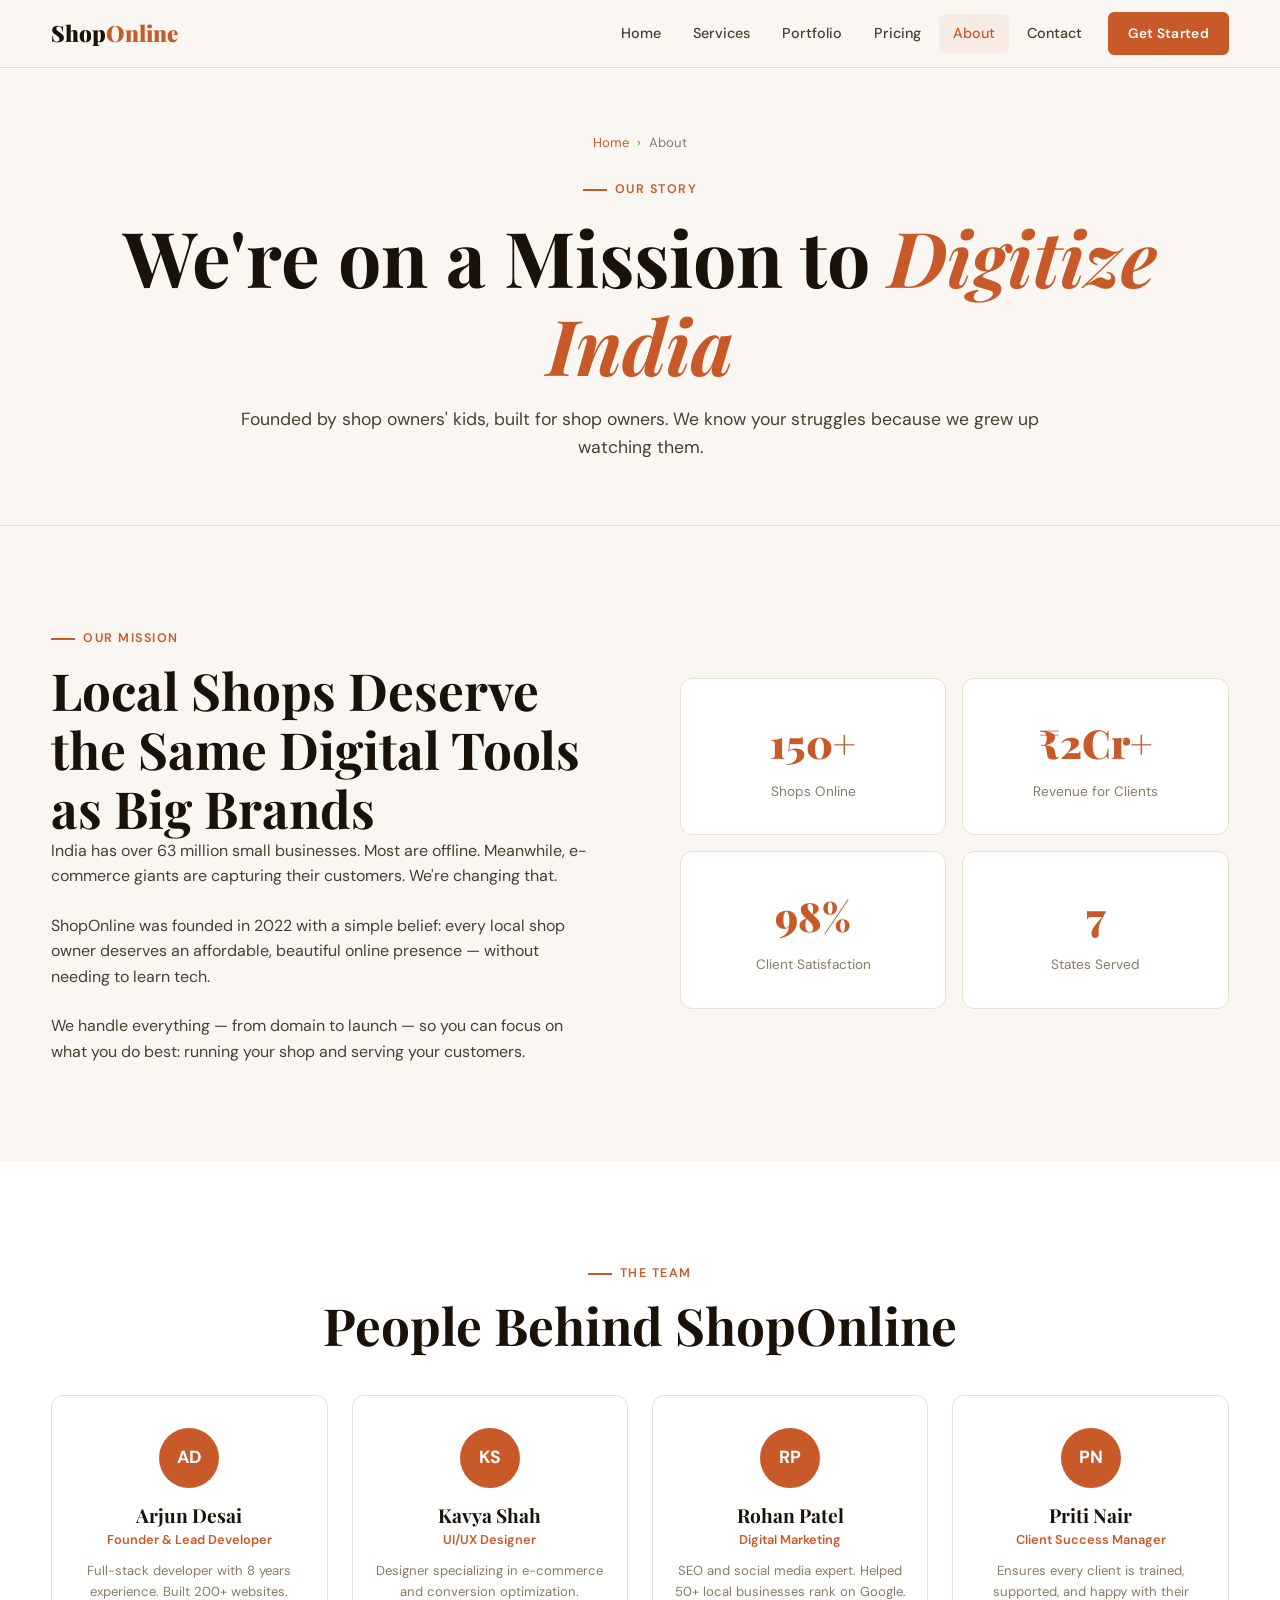
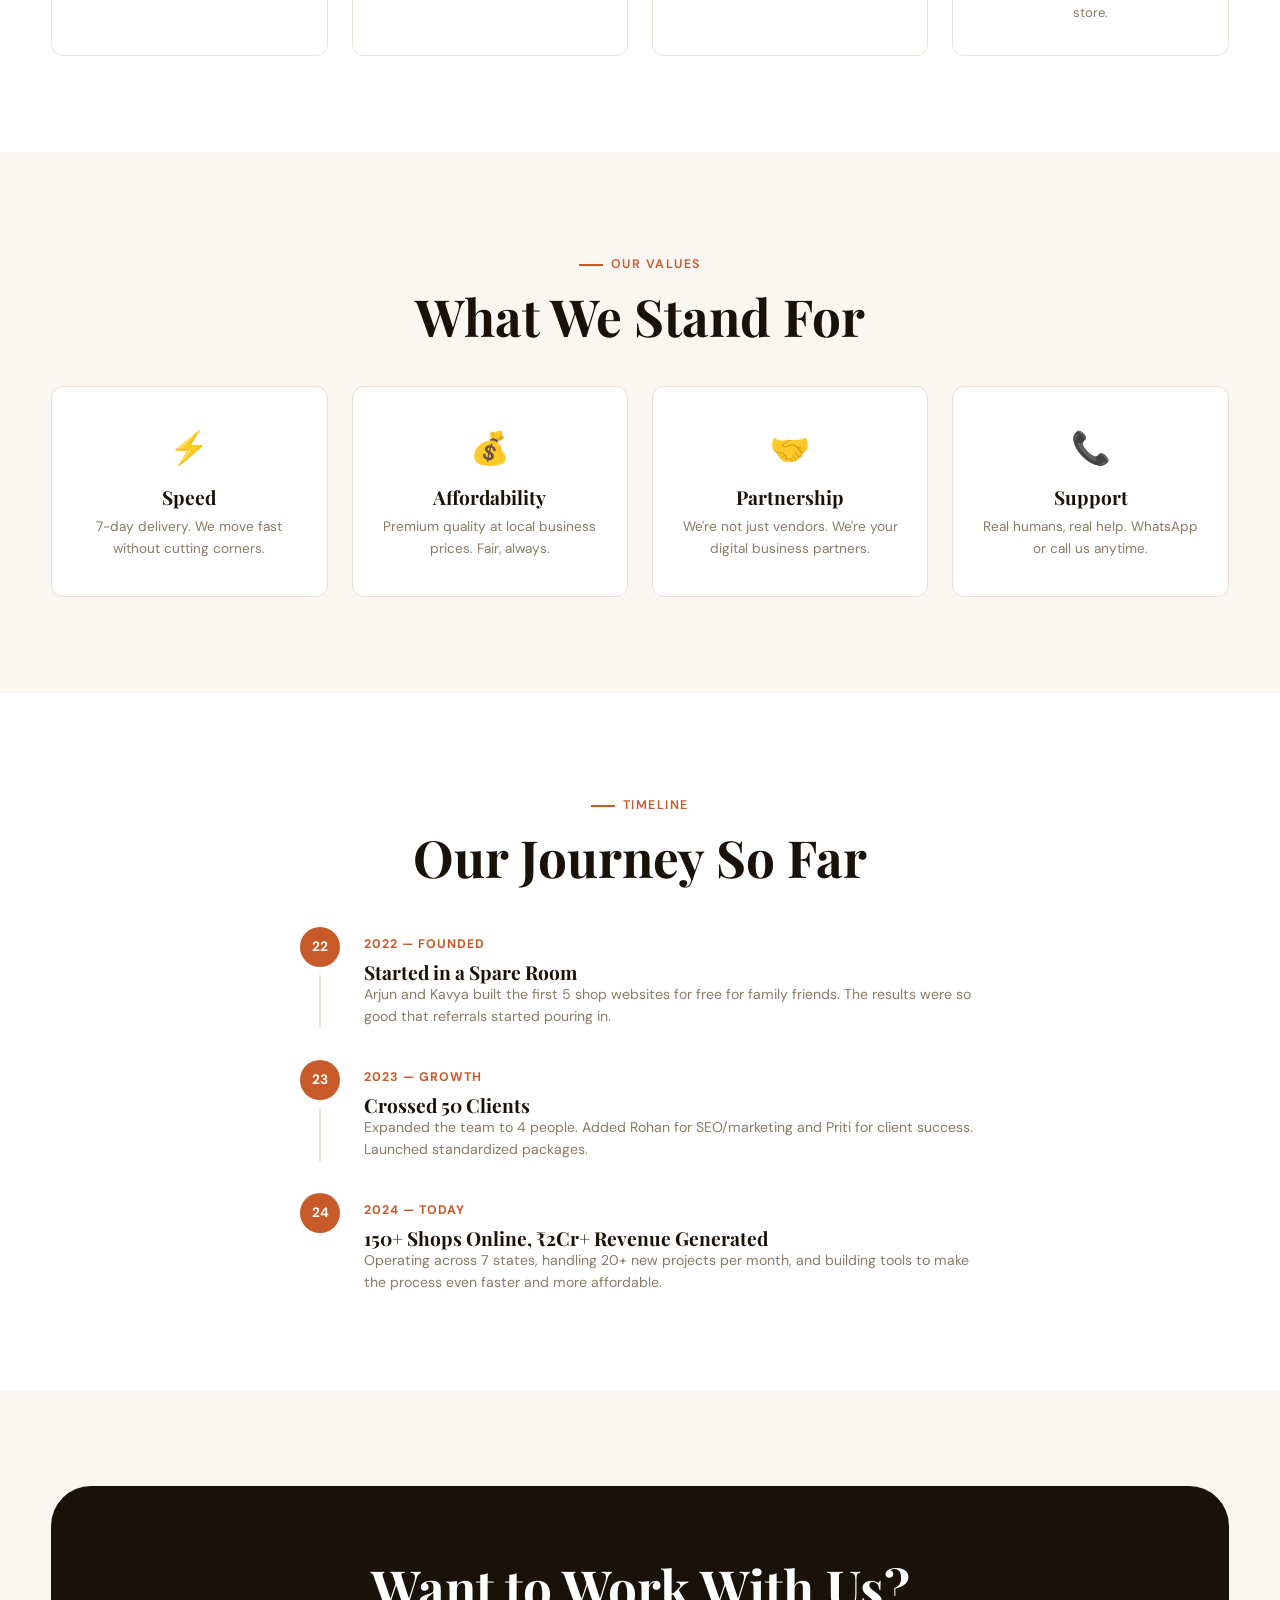
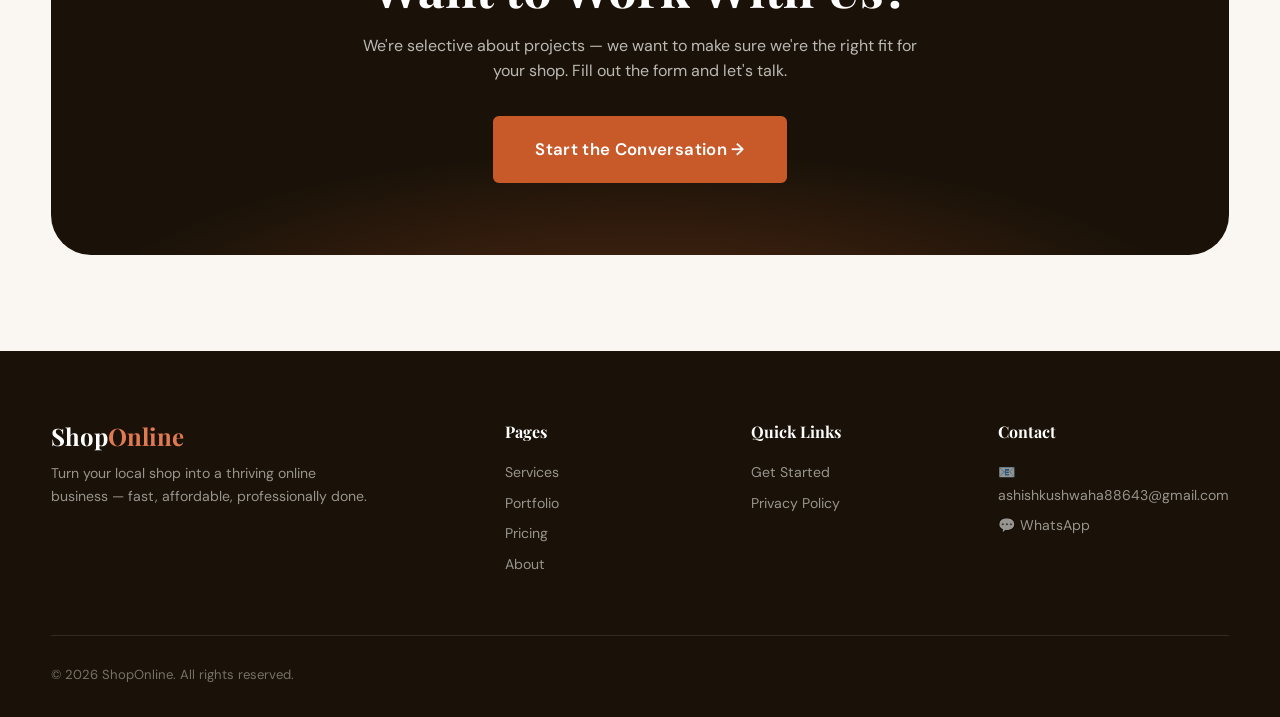
<file: pages/about.html>
<!DOCTYPE html>
<html lang="en">
<head>
  <meta charset="UTF-8">
  <meta name="viewport" content="width=device-width, initial-scale=1.0">
  <title>About Us — ShopOnline</title>
  <meta name="description" content="Meet the team behind ShopOnline. Founded by shop owners' kids, built for shop owners. Learn our mission to digitize India's local economy.">
  <link rel="stylesheet" href="/assets/css/main.css">
</head>
<body>
<nav class="nav" id="mainNav">
  <div class="container nav__inner">
    <a href="/" class="nav__logo">Shop<span>Online</span></a>
    <div class="nav__links">
      <a href="/" class="nav__link">Home</a>
      <a href="/pages/services.html" class="nav__link">Services</a>
      <a href="/pages/works.html" class="nav__link">Portfolio</a>
      <a href="/pages/pricing.html" class="nav__link">Pricing</a>
      <a href="/pages/about.html" class="nav__link active">About</a>
      <a href="/pages/contact.html" class="nav__link">Contact</a>
      <a href="/pages/client-form.html" class="btn btn-primary btn-sm nav__cta">Get Started</a>
    </div>
    <div class="nav__hamburger" id="hamburger"><span></span><span></span><span></span></div>
  </div>
  <div class="nav__mobile" id="mobileMenu">
    <a href="/" class="nav__link">Home</a><a href="/pages/services.html" class="nav__link">Services</a>
    <a href="/pages/works.html" class="nav__link">Portfolio</a><a href="/pages/pricing.html" class="nav__link">Pricing</a>
    <a href="/pages/about.html" class="nav__link active">About</a><a href="/pages/contact.html" class="nav__link">Contact</a>
    <a href="/pages/client-form.html" class="btn btn-primary w-full" style="margin-top:12px;display:block">Get Started →</a>
  </div>
</nav>

<div class="page-header">
  <div class="container">
    <div class="breadcrumb"><a href="/">Home</a><span>›</span><span>About</span></div>
    <div class="section-label" style="justify-content:center">Our Story</div>
    <h1>We're on a Mission to <em style="color:var(--c-terra)">Digitize India</em></h1>
    <p>Founded by shop owners' kids, built for shop owners. We know your struggles because we grew up watching them.</p>
  </div>
</div>

<!-- Mission Section -->
<section class="section">
  <div class="container">
    <div class="grid-2" style="gap:80px;align-items:center">
      <div class="fade-up">
        <div class="section-label">Our Mission</div>
        <h2>Local Shops Deserve the Same Digital Tools as Big Brands</h2>
        <p class="mb-4">India has over 63 million small businesses. Most are offline. Meanwhile, e-commerce giants are capturing their customers. We're changing that.</p>
        <p class="mb-4">ShopOnline was founded in 2022 with a simple belief: every local shop owner deserves an affordable, beautiful online presence — without needing to learn tech.</p>
        <p>We handle everything — from domain to launch — so you can focus on what you do best: running your shop and serving your customers.</p>
      </div>
      <div class="fade-up" style="transition-delay:.15s">
        <div style="display:grid;grid-template-columns:1fr 1fr;gap:16px">
          <div class="card text-center" style="padding:32px 20px">
            <div style="font-family:var(--font-display);font-size:2.5rem;font-weight:900;color:var(--c-terra)">150+</div>
            <p style="font-size:.85rem;color:var(--c-ink3);margin-top:6px">Shops Online</p>
          </div>
          <div class="card text-center" style="padding:32px 20px">
            <div style="font-family:var(--font-display);font-size:2.5rem;font-weight:900;color:var(--c-terra)">₹2Cr+</div>
            <p style="font-size:.85rem;color:var(--c-ink3);margin-top:6px">Revenue for Clients</p>
          </div>
          <div class="card text-center" style="padding:32px 20px">
            <div style="font-family:var(--font-display);font-size:2.5rem;font-weight:900;color:var(--c-terra)">98%</div>
            <p style="font-size:.85rem;color:var(--c-ink3);margin-top:6px">Client Satisfaction</p>
          </div>
          <div class="card text-center" style="padding:32px 20px">
            <div style="font-family:var(--font-display);font-size:2.5rem;font-weight:900;color:var(--c-terra)">7</div>
            <p style="font-size:.85rem;color:var(--c-ink3);margin-top:6px">States Served</p>
          </div>
        </div>
      </div>
    </div>
  </div>
</section>

<!-- Team -->
<section class="section" style="background:var(--c-surface)">
  <div class="container">
    <div class="text-center mb-6 fade-up">
      <div class="section-label">The Team</div>
      <h2>People Behind ShopOnline</h2>
    </div>
    <div class="grid-4 fade-up" id="teamGrid">
      <!-- Rendered by JS -->
    </div>
  </div>
</section>

<!-- Values -->
<section class="section">
  <div class="container">
    <div class="text-center mb-6 fade-up">
      <div class="section-label">Our Values</div>
      <h2>What We Stand For</h2>
    </div>
    <div class="grid-4 fade-up" id="valuesGrid">
      <!-- Rendered by JS -->
    </div>
  </div>
</section>

<!-- Story Timeline -->
<section class="section" style="background:var(--c-surface)">
  <div class="container">
    <div class="text-center mb-6 fade-up">
      <div class="section-label">Timeline</div>
      <h2>Our Journey So Far</h2>
    </div>
    <div style="max-width:680px;margin:0 auto;display:flex;flex-direction:column;gap:0" class="fade-up">
      <div style="display:flex;gap:24px;padding-bottom:32px;position:relative">
        <div style="display:flex;flex-direction:column;align-items:center">
          <div style="width:40px;height:40px;background:var(--c-terra);border-radius:50%;display:flex;align-items:center;justify-content:center;color:#fff;font-weight:700;font-size:.85rem;flex-shrink:0">22</div>
          <div style="width:2px;flex:1;background:var(--c-line);margin-top:8px"></div>
        </div>
        <div style="padding-top:8px">
          <div style="font-size:.78rem;font-weight:700;letter-spacing:.08em;text-transform:uppercase;color:var(--c-terra);margin-bottom:6px">2022 — Founded</div>
          <h4>Started in a Spare Room</h4>
          <p style="font-size:.88rem;color:var(--c-ink3)">Arjun and Kavya built the first 5 shop websites for free for family friends. The results were so good that referrals started pouring in.</p>
        </div>
      </div>
      <div style="display:flex;gap:24px;padding-bottom:32px">
        <div style="display:flex;flex-direction:column;align-items:center">
          <div style="width:40px;height:40px;background:var(--c-terra);border-radius:50%;display:flex;align-items:center;justify-content:center;color:#fff;font-weight:700;font-size:.85rem;flex-shrink:0">23</div>
          <div style="width:2px;flex:1;background:var(--c-line);margin-top:8px"></div>
        </div>
        <div style="padding-top:8px">
          <div style="font-size:.78rem;font-weight:700;letter-spacing:.08em;text-transform:uppercase;color:var(--c-terra);margin-bottom:6px">2023 — Growth</div>
          <h4>Crossed 50 Clients</h4>
          <p style="font-size:.88rem;color:var(--c-ink3)">Expanded the team to 4 people. Added Rohan for SEO/marketing and Priti for client success. Launched standardized packages.</p>
        </div>
      </div>
      <div style="display:flex;gap:24px">
        <div style="display:flex;flex-direction:column;align-items:center">
          <div style="width:40px;height:40px;background:var(--c-terra);border-radius:50%;display:flex;align-items:center;justify-content:center;color:#fff;font-weight:700;font-size:.85rem;flex-shrink:0">24</div>
        </div>
        <div style="padding-top:8px">
          <div style="font-size:.78rem;font-weight:700;letter-spacing:.08em;text-transform:uppercase;color:var(--c-terra);margin-bottom:6px">2024 — Today</div>
          <h4>150+ Shops Online, ₹2Cr+ Revenue Generated</h4>
          <p style="font-size:.88rem;color:var(--c-ink3)">Operating across 7 states, handling 20+ new projects per month, and building tools to make the process even faster and more affordable.</p>
        </div>
      </div>
    </div>
  </div>
</section>

<!-- CTA -->
<section class="section">
  <div class="container">
    <div class="cta-banner fade-up">
      <h2>Want to Work With Us?</h2>
      <p>We're selective about projects — we want to make sure we're the right fit for your shop. Fill out the form and let's talk.</p>
      <a href="/pages/client-form.html" class="btn btn-primary btn-lg">Start the Conversation →</a>
    </div>
  </div>
</section>

<footer class="footer">
  <div class="container">
    <div class="footer__grid">
      <div class="footer__brand"><h3>Shop<span>Online</span></h3><p>Transforming local shops into thriving online businesses.</p></div>
      <div class="footer__col"><h4>Pages</h4><a href="/pages/services.html">Services</a><a href="/pages/works.html">Portfolio</a><a href="/pages/pricing.html">Pricing</a><a href="/pages/about.html">About</a></div>
      <div class="footer__col"><h4>Quick Links</h4><a href="/pages/client-form.html">Get Started</a><a href="/pages/privacy.html">Privacy Policy</a></div>
      <div class="footer__col"><h4>Contact</h4><a href="mailto:hello@shoponline.in">📧 hello@shoponline.in</a><a href="https://wa.me/919876543210">💬 WhatsApp</a></div>
    </div>
    <div class="footer__bottom"><span>© 2024 ShopOnline. All rights reserved.</span></div>
  </div>
</footer>

<script src="/assets/js/core.js"></script>
<script>
(async function(){
  const pages = await fetch('/data/pages.json').then(r=>r.json()).catch(()=>({}));
  const about = pages.about;
  if (!about) return;

  const teamGrid = document.getElementById('teamGrid');
  teamGrid.innerHTML = about.team.map(m => `
    <div class="card fade-up text-center" style="padding:32px 20px">
      <div style="width:60px;height:60px;background:var(--c-terra);border-radius:50%;display:flex;align-items:center;justify-content:center;font-weight:700;font-size:1.1rem;color:#fff;margin:0 auto 16px">${m.avatar}</div>
      <h4 style="margin-bottom:4px">${m.name}</h4>
      <div style="font-size:.8rem;color:var(--c-terra);font-weight:600;margin-bottom:10px">${m.role}</div>
      <p style="font-size:.82rem;color:var(--c-ink3)">${m.bio}</p>
    </div>`).join('');

  const valuesGrid = document.getElementById('valuesGrid');
  valuesGrid.innerHTML = about.values.map(v => `
    <div class="card fade-up text-center" style="padding:36px 24px">
      <div style="font-size:2rem;margin-bottom:12px">${v.icon}</div>
      <h4 style="margin-bottom:8px">${v.title}</h4>
      <p style="font-size:.85rem;color:var(--c-ink3)">${v.desc}</p>
    </div>`).join('');

  ScrollAnim.init();
})();

  // Apply brand name to any remaining hardcoded text nodes
  if (typeof Branding !== 'undefined') {
    fetch('/data/site.json?v='+Date.now()).then(r=>r.json()).then(site=>{
      if(site.name && site.name !== 'ShopOnline'){
        document.querySelectorAll('p,span,h1,h2,h3,h4,li,a').forEach(el=>{
          if(el.children.length===0 && el.textContent.includes('ShopOnline')){
            el.textContent = el.textContent.replace(/ShopOnline/g, site.name);
          }
        });
      }
    }).catch(()=>{});
  }
</script>
</body>
</html>
</file>
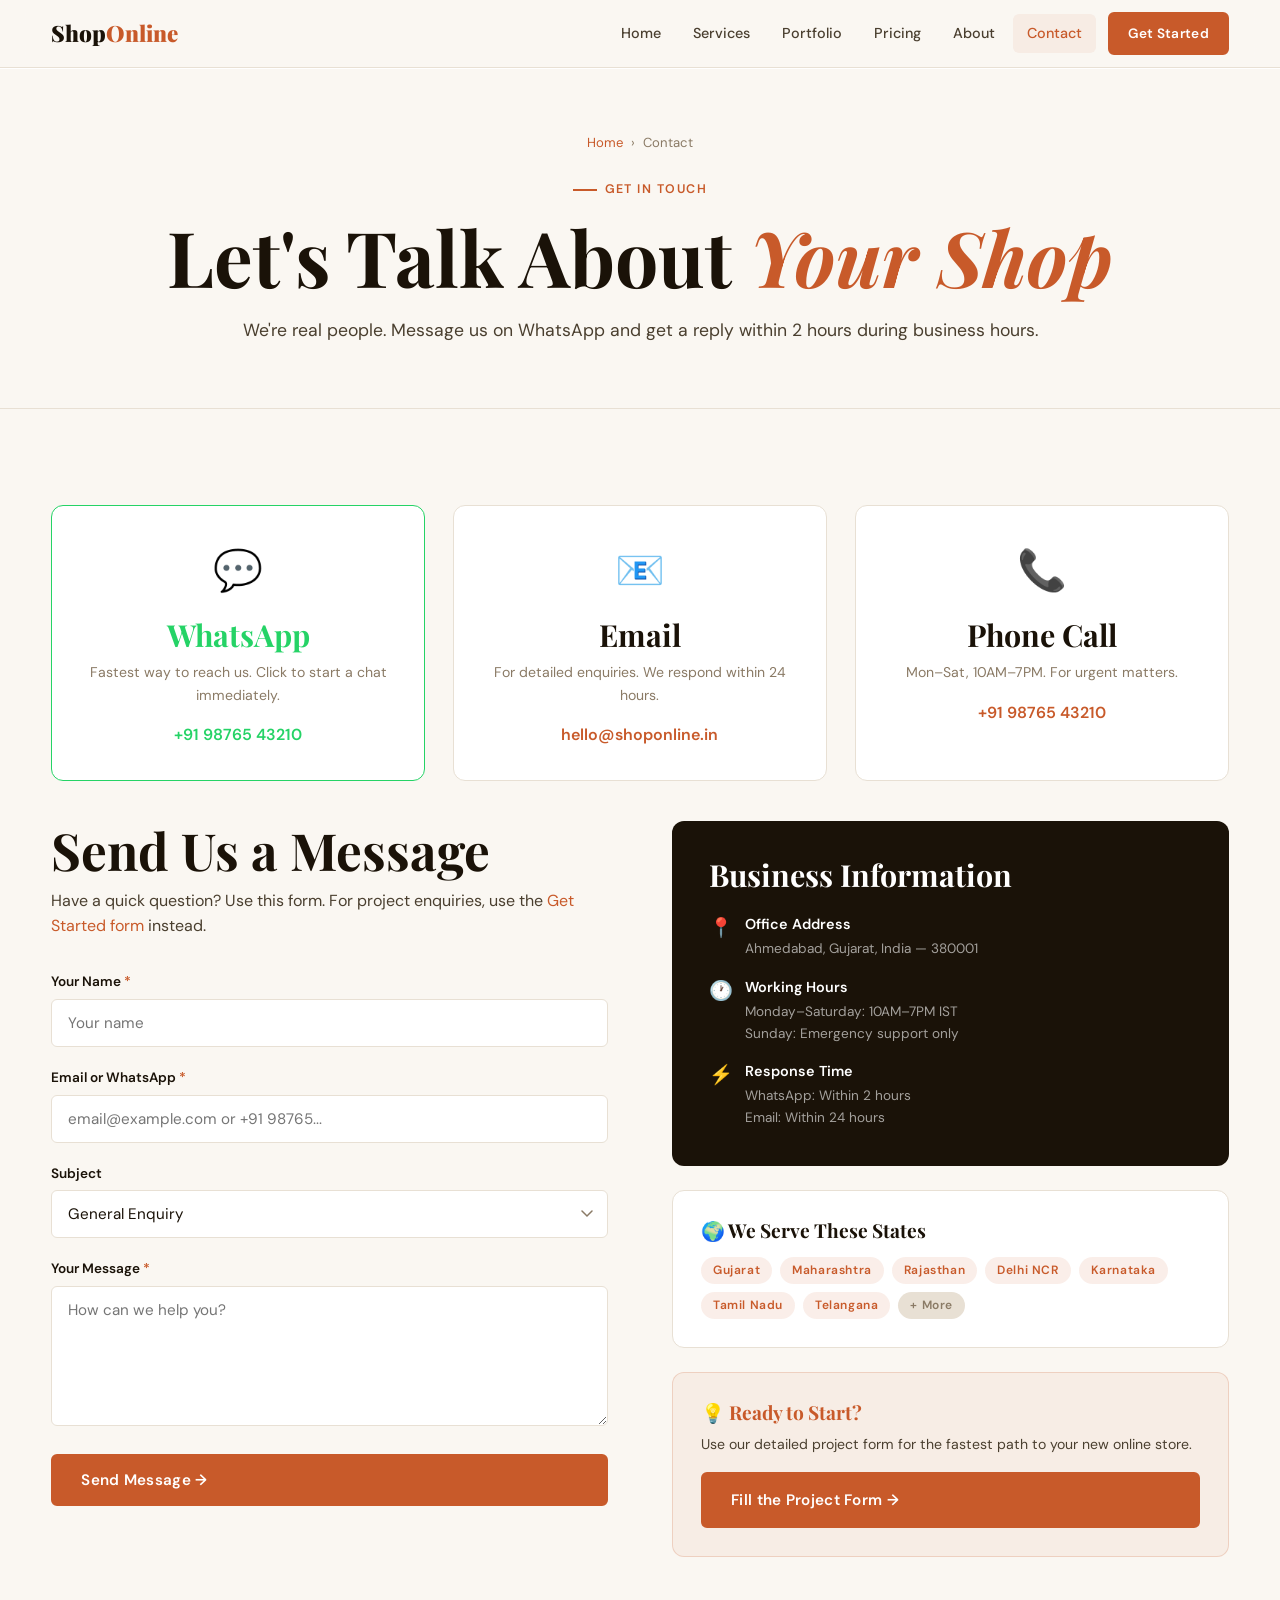
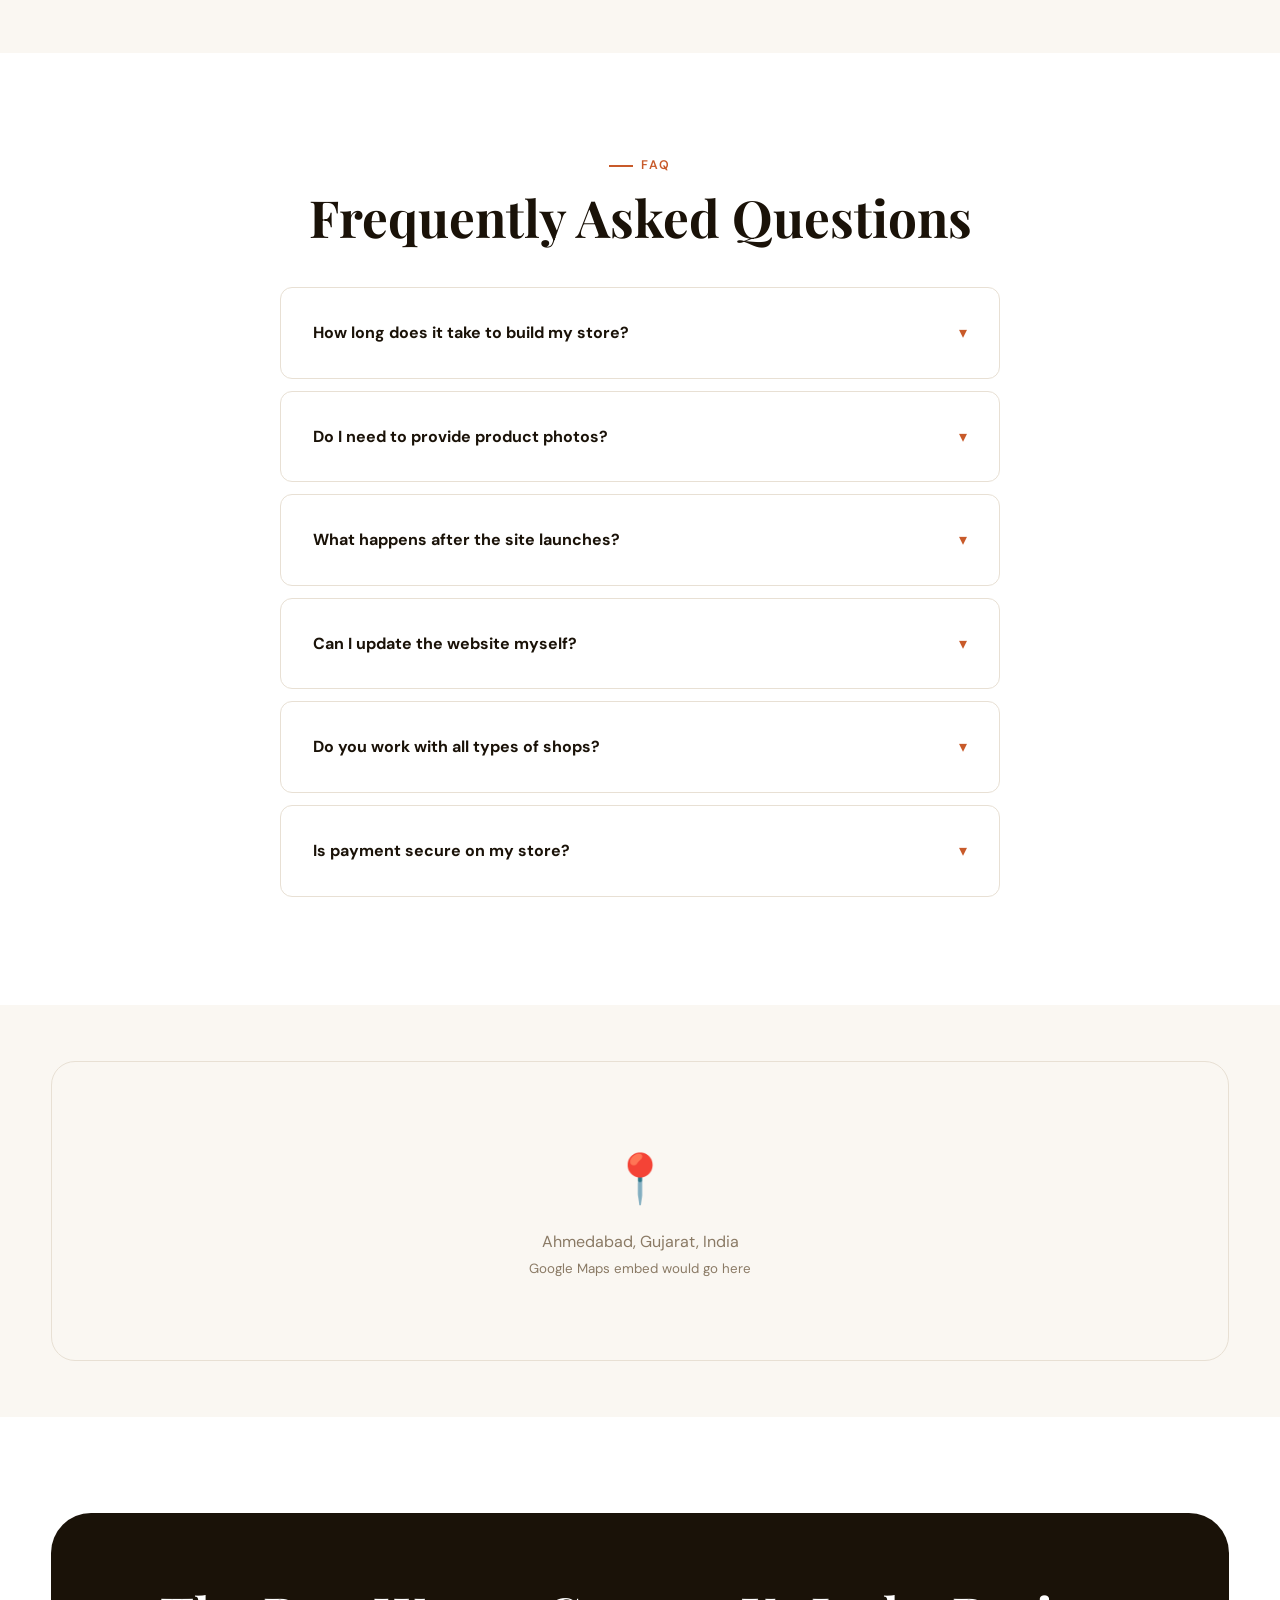
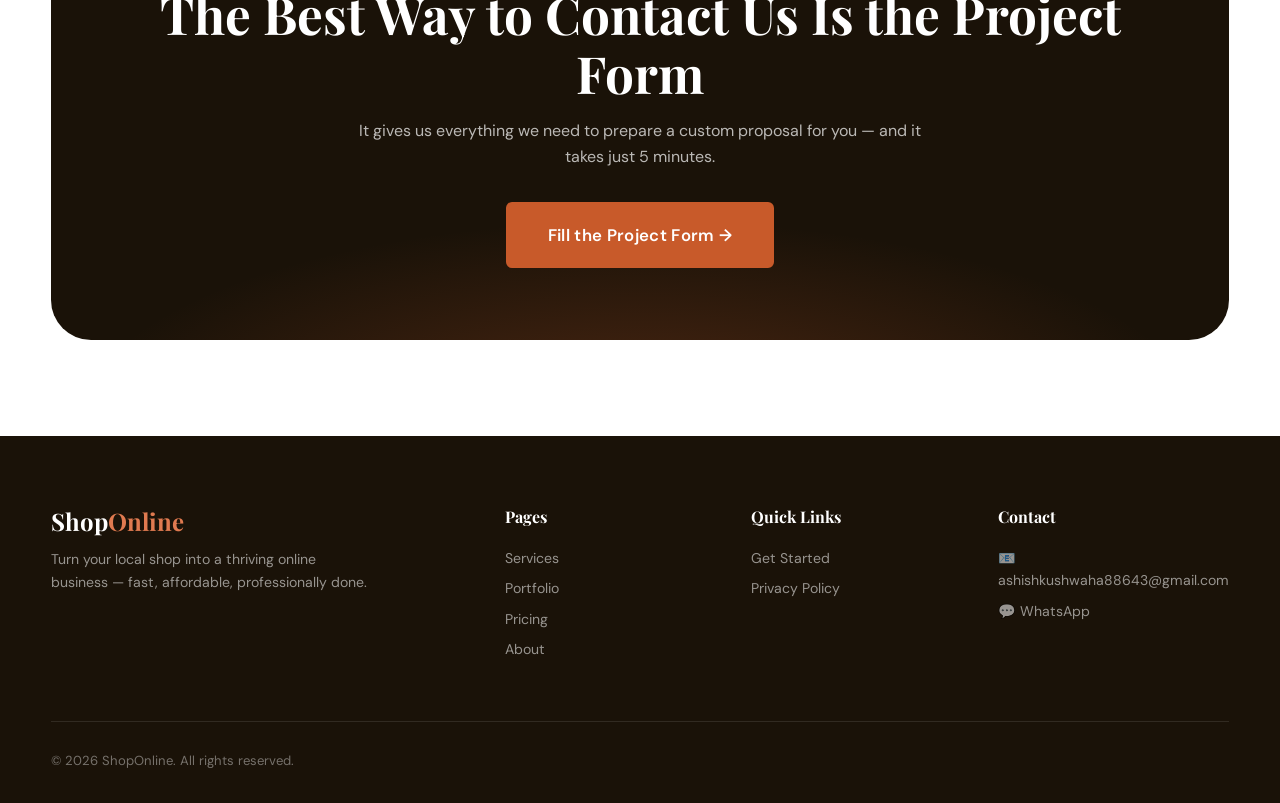
<file: pages/contact.html>
<!DOCTYPE html>
<html lang="en">
<head>
  <meta charset="UTF-8">
  <meta name="viewport" content="width=device-width, initial-scale=1.0">
  <title>Contact Us — ShopOnline</title>
  <meta name="description" content="Get in touch with ShopOnline. WhatsApp us for a reply within 2 hours. We help local shop owners take their business online.">
  <link rel="stylesheet" href="/assets/css/main.css">
</head>
<body>
<nav class="nav" id="mainNav">
  <div class="container nav__inner">
    <a href="/" class="nav__logo">Shop<span>Online</span></a>
    <div class="nav__links">
      <a href="/" class="nav__link">Home</a>
      <a href="/pages/services.html" class="nav__link">Services</a>
      <a href="/pages/works.html" class="nav__link">Portfolio</a>
      <a href="/pages/pricing.html" class="nav__link">Pricing</a>
      <a href="/pages/about.html" class="nav__link">About</a>
      <a href="/pages/contact.html" class="nav__link active">Contact</a>
      <a href="/pages/client-form.html" class="btn btn-primary btn-sm nav__cta">Get Started</a>
    </div>
    <div class="nav__hamburger" id="hamburger"><span></span><span></span><span></span></div>
  </div>
  <div class="nav__mobile" id="mobileMenu">
    <a href="/" class="nav__link">Home</a><a href="/pages/services.html" class="nav__link">Services</a>
    <a href="/pages/works.html" class="nav__link">Portfolio</a><a href="/pages/pricing.html" class="nav__link">Pricing</a>
    <a href="/pages/about.html" class="nav__link">About</a><a href="/pages/contact.html" class="nav__link active">Contact</a>
    <a href="/pages/client-form.html" class="btn btn-primary w-full" style="margin-top:12px;display:block">Get Started →</a>
  </div>
</nav>

<div class="page-header">
  <div class="container">
    <div class="breadcrumb"><a href="/">Home</a><span>›</span><span>Contact</span></div>
    <div class="section-label" style="justify-content:center">Get in Touch</div>
    <h1>Let's Talk About <em style="color:var(--c-terra)">Your Shop</em></h1>
    <p>We're real people. Message us on WhatsApp and get a reply within 2 hours during business hours.</p>
  </div>
</div>

<!-- Contact Options -->
<section class="section">
  <div class="container">
    <div class="grid-3 fade-up mb-6">
      <a href="https://wa.me/919876543210" class="card" style="text-align:center;text-decoration:none;border-color:#25D366">
        <div style="font-size:2.5rem;margin-bottom:16px">💬</div>
        <h3 style="margin-bottom:8px;color:#25D366">WhatsApp</h3>
        <p style="font-size:.88rem;color:var(--c-ink3)">Fastest way to reach us. Click to start a chat immediately.</p>
        <div style="margin-top:16px;font-weight:600;color:#25D366">+91 98765 43210</div>
      </a>
      <a href="mailto:hello@shoponline.in" class="card" style="text-align:center;text-decoration:none">
        <div style="font-size:2.5rem;margin-bottom:16px">📧</div>
        <h3 style="margin-bottom:8px">Email</h3>
        <p style="font-size:.88rem;color:var(--c-ink3)">For detailed enquiries. We respond within 24 hours.</p>
        <div style="margin-top:16px;font-weight:600;color:var(--c-terra)">hello@shoponline.in</div>
      </a>
      <div class="card" style="text-align:center">
        <div style="font-size:2.5rem;margin-bottom:16px">📞</div>
        <h3 style="margin-bottom:8px">Phone Call</h3>
        <p style="font-size:.88rem;color:var(--c-ink3)">Mon–Sat, 10AM–7PM. For urgent matters.</p>
        <div style="margin-top:16px;font-weight:600;color:var(--c-terra)">+91 98765 43210</div>
      </div>
    </div>

    <div class="grid-2" style="gap:64px;align-items:start">
      <!-- Contact Form -->
      <div class="fade-up">
        <h2 style="margin-bottom:8px">Send Us a Message</h2>
        <p style="margin-bottom:32px">Have a quick question? Use this form. For project enquiries, use the <a href="/pages/client-form.html" style="color:var(--c-terra)">Get Started form</a> instead.</p>
        <div id="contactSuccess" class="hidden" style="background:var(--c-green);color:#fff;padding:24px;border-radius:var(--r-md);text-align:center;margin-bottom:24px">
          <div style="font-size:2rem;margin-bottom:8px">✅</div>
          <h4 style="color:#fff">Message Received!</h4>
          <p style="color:rgba(255,255,255,.8);font-size:.88rem">We'll reply within 24 hours. For urgent help, WhatsApp us.</p>
        </div>
        <form id="contactForm" novalidate>
          <div class="form-group">
            <label class="form-label">Your Name <span>*</span></label>
            <input type="text" id="cName" class="form-input" placeholder="Your name" required>
          </div>
          <div class="form-group">
            <label class="form-label">Email or WhatsApp <span>*</span></label>
            <input type="text" id="cContact" class="form-input" placeholder="email@example.com or +91 98765..." required>
          </div>
          <div class="form-group">
            <label class="form-label">Subject</label>
            <select class="form-select" id="cSubject">
              <option value="General Enquiry">General Enquiry</option>
              <option value="Pricing Question">Pricing Question</option>
              <option value="Existing Client Support">Existing Client Support</option>
              <option value="Partnership">Partnership</option>
              <option value="Other">Other</option>
            </select>
          </div>
          <div class="form-group">
            <label class="form-label">Your Message <span>*</span></label>
            <textarea id="cMessage" class="form-textarea" placeholder="How can we help you?" required style="min-height:140px"></textarea>
          </div>
          <button type="submit" class="btn btn-primary w-full" id="contactSubmit">
            <span id="cTxt">Send Message →</span>
            <span id="cLoader" class="loader hidden"></span>
          </button>
        </form>
      </div>

      <!-- Business Info -->
      <div class="fade-up" style="transition-delay:.15s">
        <div class="card mb-4" style="background:var(--c-ink);color:#fff;border-color:transparent;padding:36px">
          <h3 style="color:#fff;margin-bottom:20px">Business Information</h3>
          <div style="display:flex;flex-direction:column;gap:16px">
            <div style="display:flex;gap:12px;align-items:flex-start">
              <span style="font-size:1.2rem">📍</span>
              <div>
                <div style="font-weight:600;font-size:.9rem;color:#fff;margin-bottom:2px">Office Address</div>
                <div style="font-size:.85rem;color:rgba(255,255,255,.6)">Ahmedabad, Gujarat, India — 380001</div>
              </div>
            </div>
            <div style="display:flex;gap:12px;align-items:flex-start">
              <span style="font-size:1.2rem">🕐</span>
              <div>
                <div style="font-weight:600;font-size:.9rem;color:#fff;margin-bottom:2px">Working Hours</div>
                <div style="font-size:.85rem;color:rgba(255,255,255,.6)">Monday–Saturday: 10AM–7PM IST</div>
                <div style="font-size:.85rem;color:rgba(255,255,255,.6)">Sunday: Emergency support only</div>
              </div>
            </div>
            <div style="display:flex;gap:12px;align-items:flex-start">
              <span style="font-size:1.2rem">⚡</span>
              <div>
                <div style="font-weight:600;font-size:.9rem;color:#fff;margin-bottom:2px">Response Time</div>
                <div style="font-size:.85rem;color:rgba(255,255,255,.6)">WhatsApp: Within 2 hours</div>
                <div style="font-size:.85rem;color:rgba(255,255,255,.6)">Email: Within 24 hours</div>
              </div>
            </div>
          </div>
        </div>

        <div class="card mb-4" style="padding:28px">
          <h4 style="margin-bottom:16px">🌍 We Serve These States</h4>
          <div style="display:flex;flex-wrap:wrap;gap:8px">
            <span class="tag tag-terra">Gujarat</span>
            <span class="tag tag-terra">Maharashtra</span>
            <span class="tag tag-terra">Rajasthan</span>
            <span class="tag tag-terra">Delhi NCR</span>
            <span class="tag tag-terra">Karnataka</span>
            <span class="tag tag-terra">Tamil Nadu</span>
            <span class="tag tag-terra">Telangana</span>
            <span class="tag" style="background:var(--c-line);color:var(--c-ink3)">+ More</span>
          </div>
        </div>

        <div class="card" style="padding:28px;background:rgba(200,90,42,.06);border-color:rgba(200,90,42,.2)">
          <h4 style="margin-bottom:10px;color:var(--c-terra)">💡 Ready to Start?</h4>
          <p style="font-size:.88rem;color:var(--c-ink2);margin-bottom:16px">Use our detailed project form for the fastest path to your new online store.</p>
          <a href="/pages/client-form.html" class="btn btn-primary w-full">Fill the Project Form →</a>
        </div>
      </div>
    </div>
  </div>
</section>

<!-- FAQ -->
<section class="section" style="background:var(--c-surface)">
  <div class="container">
    <div class="text-center mb-6 fade-up">
      <div class="section-label">FAQ</div>
      <h2>Frequently Asked Questions</h2>
    </div>
    <div style="max-width:720px;margin:0 auto" class="fade-up" id="faqGrid"></div>
  </div>
</section>

<!-- Map Embed placeholder -->
<section class="section--sm">
  <div class="container">
    <div style="border-radius:var(--r-lg);overflow:hidden;border:1px solid var(--c-line);height:300px;background:var(--c-bg);display:flex;align-items:center;justify-content:center;flex-direction:column;gap:12px" class="fade-up">
      <span style="font-size:3rem">📍</span>
      <p style="color:var(--c-ink3);text-align:center">Ahmedabad, Gujarat, India<br><small>Google Maps embed would go here</small></p>
    </div>
  </div>
</section>

<!-- CTA -->
<section class="section" style="background:var(--c-surface)">
  <div class="container">
    <div class="cta-banner fade-up">
      <h2>The Best Way to Contact Us Is the Project Form</h2>
      <p>It gives us everything we need to prepare a custom proposal for you — and it takes just 5 minutes.</p>
      <a href="/pages/client-form.html" class="btn btn-primary btn-lg">Fill the Project Form →</a>
    </div>
  </div>
</section>

<footer class="footer">
  <div class="container">
    <div class="footer__grid">
      <div class="footer__brand"><h3>Shop<span>Online</span></h3><p>Transforming local shops into thriving online businesses.</p></div>
      <div class="footer__col"><h4>Pages</h4><a href="/pages/services.html">Services</a><a href="/pages/works.html">Portfolio</a><a href="/pages/pricing.html">Pricing</a><a href="/pages/about.html">About</a></div>
      <div class="footer__col"><h4>Quick Links</h4><a href="/pages/client-form.html">Get Started</a><a href="/pages/privacy.html">Privacy Policy</a></div>
      <div class="footer__col"><h4>Contact</h4><a href="mailto:hello@shoponline.in">📧 hello@shoponline.in</a><a href="https://wa.me/919876543210">💬 WhatsApp</a></div>
    </div>
    <div class="footer__bottom"><span>© 2024 ShopOnline. All rights reserved.</span></div>
  </div>
</footer>

<script src="/assets/js/core.js"></script>
<script>
(async function(){
  const pages = await fetch('/data/pages.json').then(r=>r.json()).catch(()=>({}));
  const faqGrid = document.getElementById('faqGrid');
  if (faqGrid && pages.contact?.faq) {
    faqGrid.innerHTML = pages.contact.faq.map(f => `
      <div class="card" style="margin-bottom:12px;cursor:pointer" onclick="const a=this.querySelector('.ans');a.style.display=a.style.display==='none'?'block':'none'">
        <div style="display:flex;justify-content:space-between;align-items:center"><strong>${f.q}</strong><span style="color:var(--c-terra)">▾</span></div>
        <div class="ans" style="display:none;margin-top:12px;font-size:.88rem;color:var(--c-ink2)">${f.a}</div>
      </div>`).join('');
  }
  ScrollAnim.init();
})();

document.getElementById('contactForm').addEventListener('submit', async function(e) {
  e.preventDefault();
  const n = document.getElementById('cName').value.trim();
  const c = document.getElementById('cContact').value.trim();
  const m = document.getElementById('cMessage').value.trim();
  if (!n || !c || !m) { Toast.show('Please fill in all required fields', 'error'); return; }
  const btn = document.getElementById('contactSubmit');
  btn.disabled = true;
  document.getElementById('cTxt').classList.add('hidden');
  document.getElementById('cLoader').classList.remove('hidden');
  await new Promise(r => setTimeout(r, 1500)); // Simulate
  btn.disabled = false;
  document.getElementById('cTxt').classList.remove('hidden');
  document.getElementById('cLoader').classList.add('hidden');
  this.style.display = 'none';
  document.getElementById('contactSuccess').classList.remove('hidden');
  Toast.show('Message sent successfully!', 'success');
});

  // Apply brand name to any remaining hardcoded text nodes
  if (typeof Branding !== 'undefined') {
    fetch('/data/site.json?v='+Date.now()).then(r=>r.json()).then(site=>{
      if(site.name && site.name !== 'ShopOnline'){
        document.querySelectorAll('p,span,h1,h2,h3,h4,li,a').forEach(el=>{
          if(el.children.length===0 && el.textContent.includes('ShopOnline')){
            el.textContent = el.textContent.replace(/ShopOnline/g, site.name);
          }
        });
      }
    }).catch(()=>{});
  }
</script>
</body>
</html>
</file>
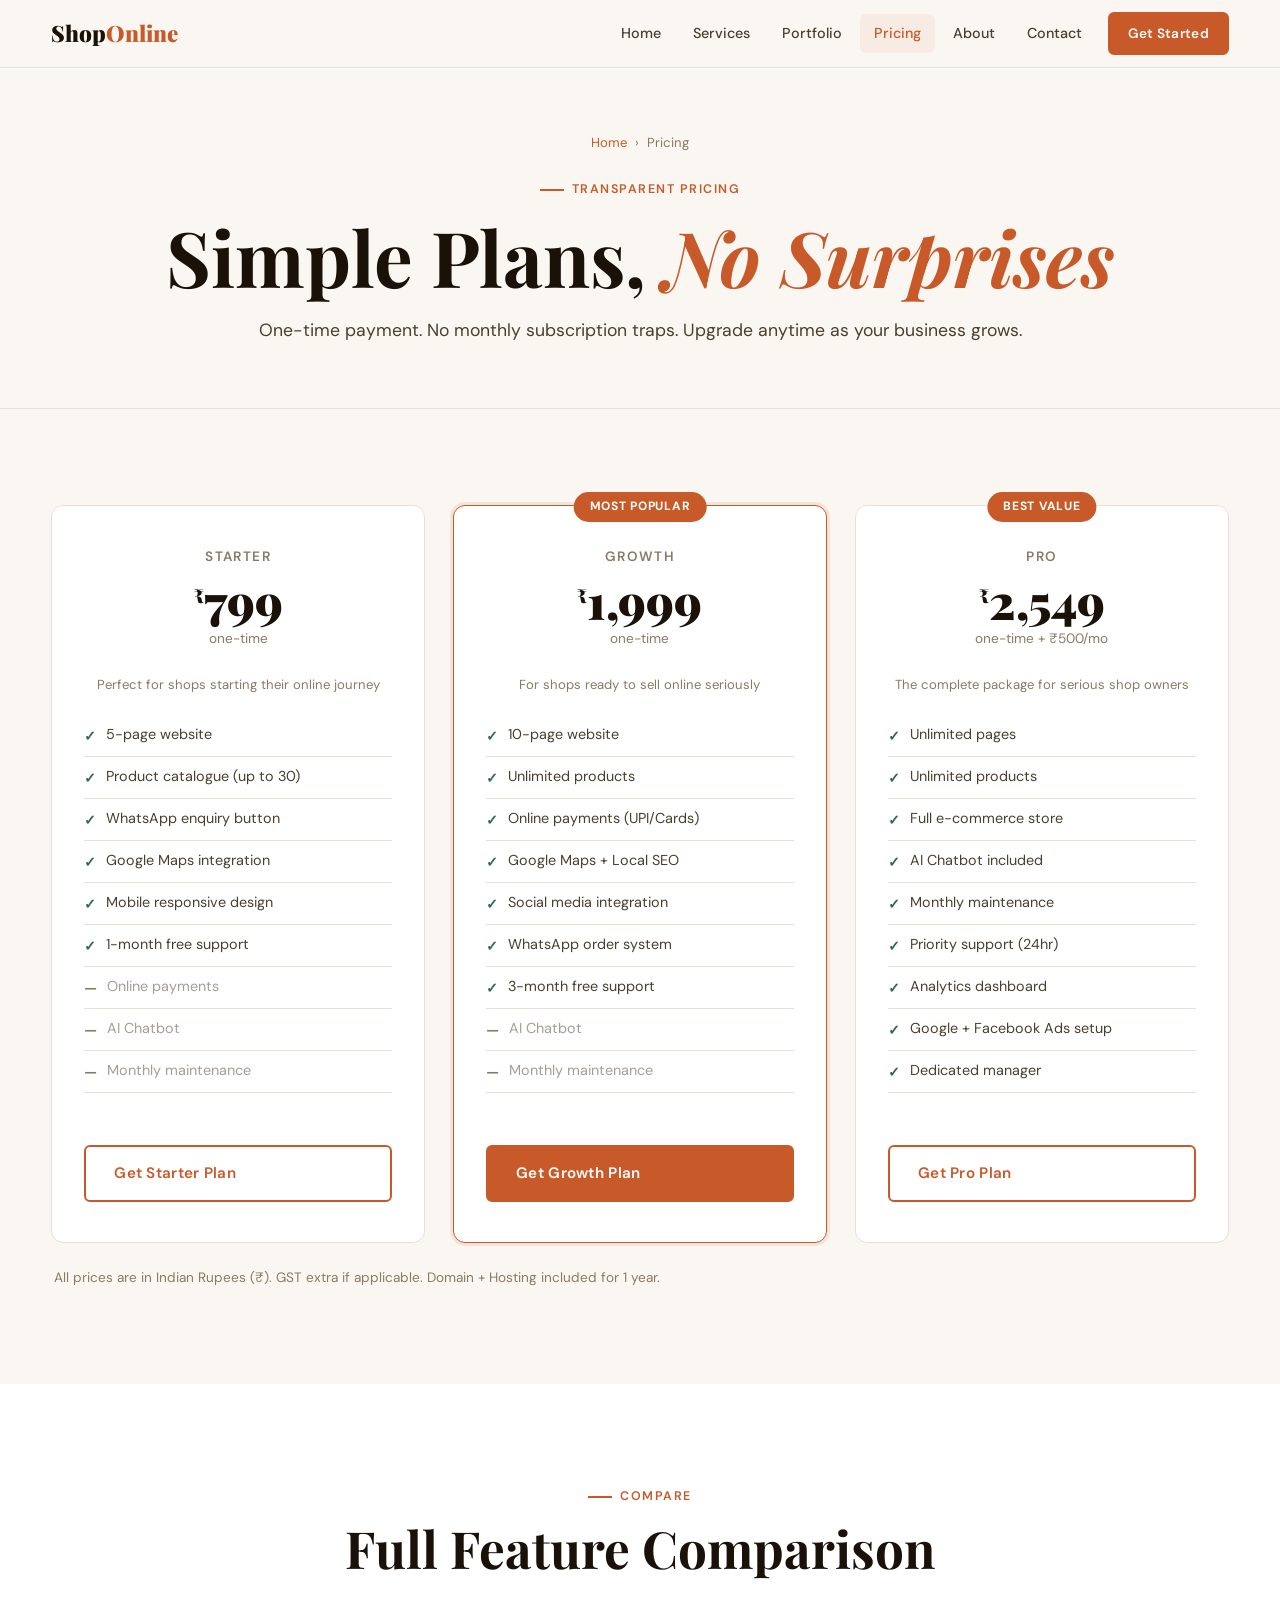
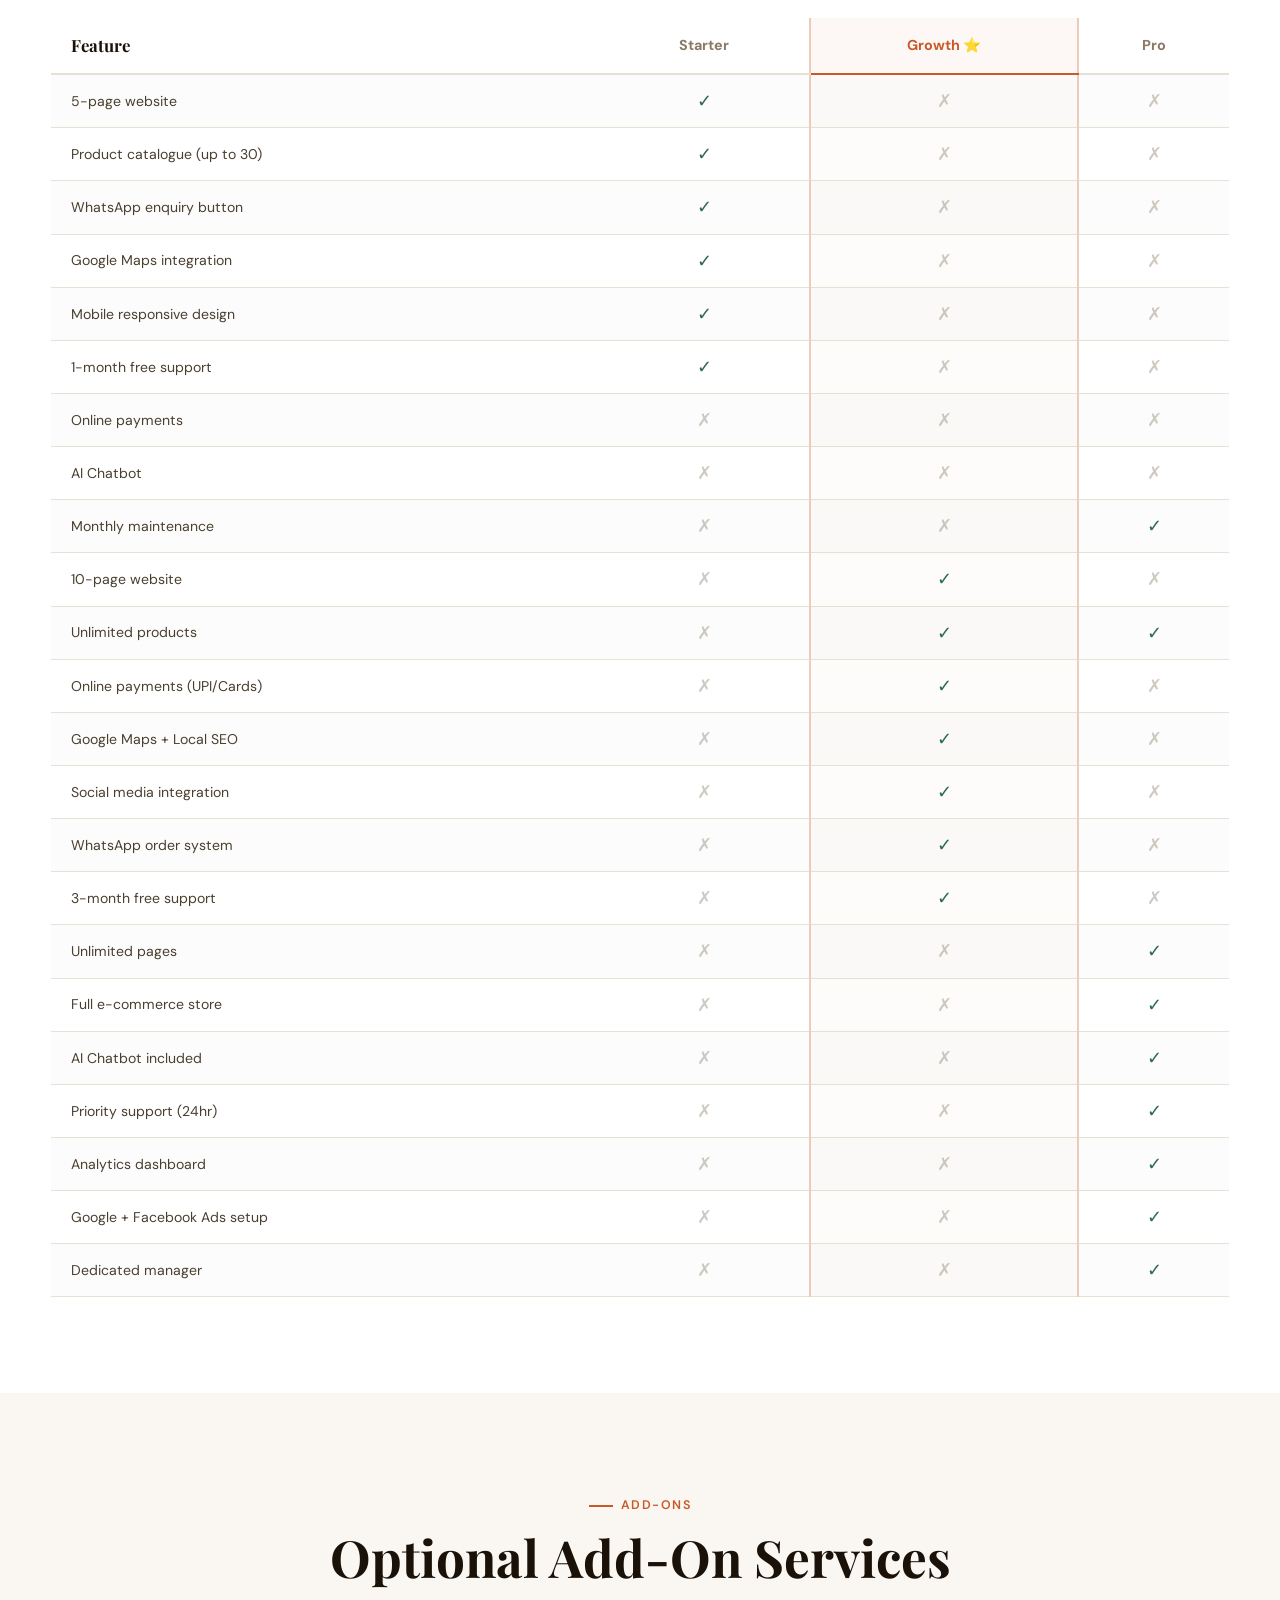
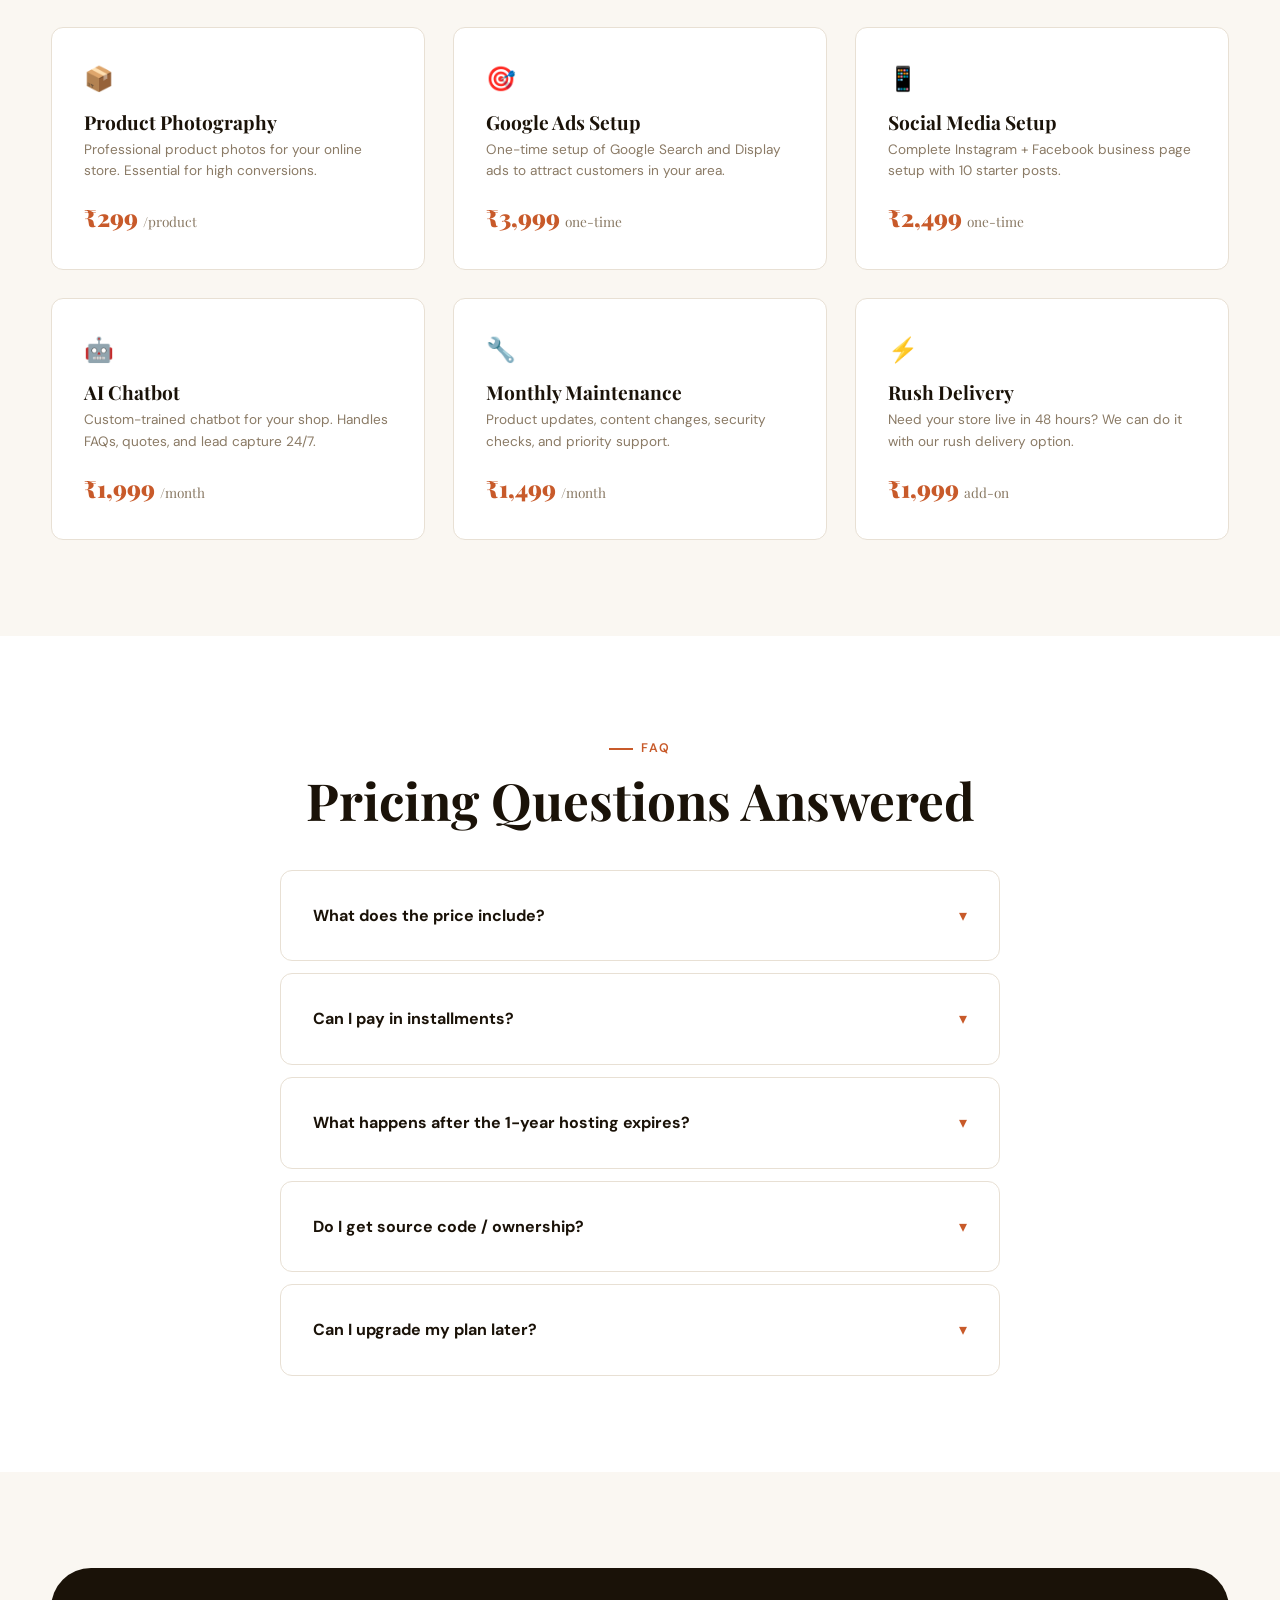
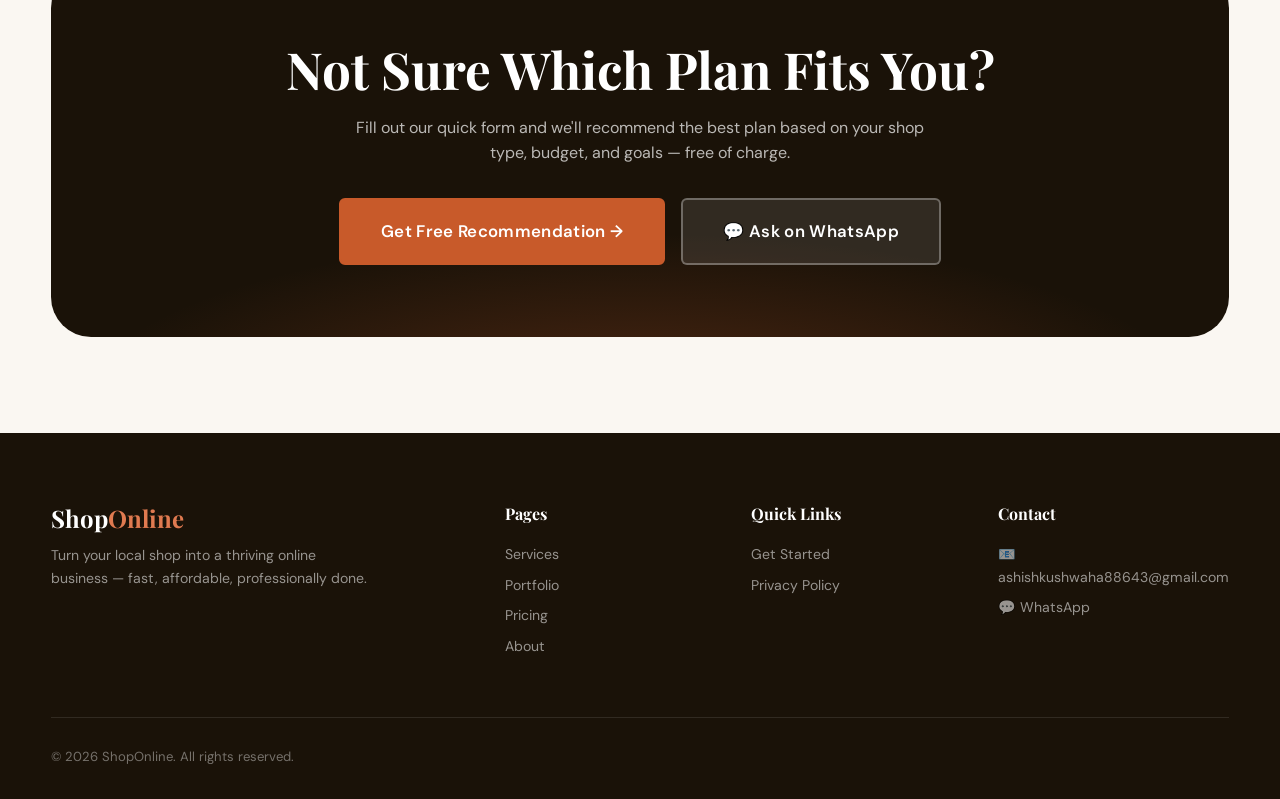
<file: pages/pricing.html>
<!DOCTYPE html>
<html lang="en">
<head>
  <meta charset="UTF-8">
  <meta name="viewport" content="width=device-width, initial-scale=1.0">
  <title>Pricing Plans — ShopOnline</title>
  <meta name="description" content="Affordable pricing for every local shop. Starter from ₹4,999. No hidden fees.">
  <link rel="stylesheet" href="/assets/css/main.css">
</head>
<body>
<nav class="nav" id="mainNav">
  <div class="container nav__inner">
    <a href="/" class="nav__logo">Shop<span>Online</span></a>
    <div class="nav__links">
      <a href="/" class="nav__link">Home</a>
      <a href="/pages/services.html" class="nav__link">Services</a>
      <a href="/pages/works.html" class="nav__link">Portfolio</a>
      <a href="/pages/pricing.html" class="nav__link active">Pricing</a>
      <a href="/pages/about.html" class="nav__link">About</a>
      <a href="/pages/contact.html" class="nav__link">Contact</a>
      <a href="/pages/client-form.html" class="btn btn-primary btn-sm nav__cta">Get Started</a>
    </div>
    <div class="nav__hamburger" id="hamburger"><span></span><span></span><span></span></div>
  </div>
  <div class="nav__mobile" id="mobileMenu">
    <a href="/" class="nav__link">Home</a><a href="/pages/services.html" class="nav__link">Services</a>
    <a href="/pages/works.html" class="nav__link">Portfolio</a><a href="/pages/pricing.html" class="nav__link active">Pricing</a>
    <a href="/pages/about.html" class="nav__link">About</a><a href="/pages/contact.html" class="nav__link">Contact</a>
    <a href="/pages/client-form.html" class="btn btn-primary w-full" style="margin-top:12px;display:block">Get Started →</a>
  </div>
</nav>

<div class="page-header">
  <div class="container">
    <div class="breadcrumb"><a href="/">Home</a><span>›</span><span>Pricing</span></div>
    <div class="section-label" style="justify-content:center">Transparent Pricing</div>
    <h1>Simple Plans, <em style="color:var(--c-terra)">No Surprises</em></h1>
    <p>One-time payment. No monthly subscription traps. Upgrade anytime as your business grows.</p>
  </div>
</div>

<!-- Pricing Plans -->
<section class="section">
  <div class="container">
    <div class="grid-3" id="pricingGrid">
      <div class="card skeleton" style="height:600px"></div>
      <div class="card skeleton" style="height:600px"></div>
      <div class="card skeleton" style="height:600px"></div>
    </div>
    <p class="text-center mt-4" style="color:var(--c-ink3);font-size:.85rem">All prices are in Indian Rupees (₹). GST extra if applicable. Domain + Hosting included for 1 year.</p>
  </div>
</section>

<!-- Feature Comparison Table -->
<section class="section" style="background:var(--c-surface)">
  <div class="container">
    <div class="text-center mb-6 fade-up">
      <div class="section-label">Compare</div>
      <h2>Full Feature Comparison</h2>
    </div>
    <div style="overflow-x:auto" class="fade-up">
      <table style="width:100%;border-collapse:collapse;min-width:600px">
        <thead>
          <tr>
            <th style="text-align:left;padding:14px 20px;border-bottom:2px solid var(--c-line);font-family:var(--font-display);font-size:1.05rem;font-weight:700">Feature</th>
            <th style="text-align:center;padding:14px 20px;border-bottom:2px solid var(--c-line);font-size:.9rem;font-weight:700;color:var(--c-ink3)">Starter</th>
            <th style="text-align:center;padding:14px 20px;border-bottom:2px solid var(--c-terra);border-left:2px solid rgba(200,90,42,.3);border-right:2px solid rgba(200,90,42,.3);font-size:.9rem;font-weight:700;color:var(--c-terra);background:rgba(200,90,42,.04)">Growth ⭐</th>
            <th style="text-align:center;padding:14px 20px;border-bottom:2px solid var(--c-line);font-size:.9rem;font-weight:700;color:var(--c-ink3)">Pro</th>
          </tr>
        </thead>
        <tbody id="comparisonTable">
          <!-- Rendered by JS -->
        </tbody>
      </table>
    </div>
  </div>
</section>

<!-- Addons -->
<section class="section">
  <div class="container">
    <div class="text-center mb-6 fade-up">
      <div class="section-label">Add-Ons</div>
      <h2>Optional Add-On Services</h2>
    </div>
    <div class="grid-3 fade-up">
      <div class="card">
        <div style="font-size:1.5rem;margin-bottom:12px">📦</div>
        <h4 style="margin-bottom:6px">Product Photography</h4>
        <p style="font-size:.85rem;color:var(--c-ink3);margin-bottom:16px">Professional product photos for your online store. Essential for high conversions.</p>
        <div style="font-family:var(--font-display);font-size:1.5rem;font-weight:900;color:var(--c-terra)">₹299 <span style="font-size:.85rem;font-weight:400;color:var(--c-ink3)">/product</span></div>
      </div>
      <div class="card">
        <div style="font-size:1.5rem;margin-bottom:12px">🎯</div>
        <h4 style="margin-bottom:6px">Google Ads Setup</h4>
        <p style="font-size:.85rem;color:var(--c-ink3);margin-bottom:16px">One-time setup of Google Search and Display ads to attract customers in your area.</p>
        <div style="font-family:var(--font-display);font-size:1.5rem;font-weight:900;color:var(--c-terra)">₹3,999 <span style="font-size:.85rem;font-weight:400;color:var(--c-ink3)">one-time</span></div>
      </div>
      <div class="card">
        <div style="font-size:1.5rem;margin-bottom:12px">📱</div>
        <h4 style="margin-bottom:6px">Social Media Setup</h4>
        <p style="font-size:.85rem;color:var(--c-ink3);margin-bottom:16px">Complete Instagram + Facebook business page setup with 10 starter posts.</p>
        <div style="font-family:var(--font-display);font-size:1.5rem;font-weight:900;color:var(--c-terra)">₹2,499 <span style="font-size:.85rem;font-weight:400;color:var(--c-ink3)">one-time</span></div>
      </div>
      <div class="card">
        <div style="font-size:1.5rem;margin-bottom:12px">🤖</div>
        <h4 style="margin-bottom:6px">AI Chatbot</h4>
        <p style="font-size:.85rem;color:var(--c-ink3);margin-bottom:16px">Custom-trained chatbot for your shop. Handles FAQs, quotes, and lead capture 24/7.</p>
        <div style="font-family:var(--font-display);font-size:1.5rem;font-weight:900;color:var(--c-terra)">₹1,999 <span style="font-size:.85rem;font-weight:400;color:var(--c-ink3)">/month</span></div>
      </div>
      <div class="card">
        <div style="font-size:1.5rem;margin-bottom:12px">🔧</div>
        <h4 style="margin-bottom:6px">Monthly Maintenance</h4>
        <p style="font-size:.85rem;color:var(--c-ink3);margin-bottom:16px">Product updates, content changes, security checks, and priority support.</p>
        <div style="font-family:var(--font-display);font-size:1.5rem;font-weight:900;color:var(--c-terra)">₹1,499 <span style="font-size:.85rem;font-weight:400;color:var(--c-ink3)">/month</span></div>
      </div>
      <div class="card">
        <div style="font-size:1.5rem;margin-bottom:12px">⚡</div>
        <h4 style="margin-bottom:6px">Rush Delivery</h4>
        <p style="font-size:.85rem;color:var(--c-ink3);margin-bottom:16px">Need your store live in 48 hours? We can do it with our rush delivery option.</p>
        <div style="font-family:var(--font-display);font-size:1.5rem;font-weight:900;color:var(--c-terra)">₹1,999 <span style="font-size:.85rem;font-weight:400;color:var(--c-ink3)">add-on</span></div>
      </div>
    </div>
  </div>
</section>

<!-- FAQs on Pricing -->
<section class="section" style="background:var(--c-surface)">
  <div class="container">
    <div class="text-center mb-6 fade-up">
      <div class="section-label">FAQ</div>
      <h2>Pricing Questions Answered</h2>
    </div>
    <div style="max-width:720px;margin:0 auto;display:flex;flex-direction:column;gap:12px" class="fade-up">
      <div class="card" style="cursor:pointer" onclick="this.querySelector('.ans').style.display=this.querySelector('.ans').style.display==='none'?'block':'none'">
        <div style="display:flex;justify-content:space-between;align-items:center"><strong>What does the price include?</strong><span style="color:var(--c-terra)">▾</span></div>
        <div class="ans" style="display:none;margin-top:12px;font-size:.88rem;color:var(--c-ink2)">All plans include: domain registration (.in or .com), 1 year hosting, SSL certificate, mobile-responsive design, and post-launch support (duration varies by plan). There are no hidden charges.</div>
      </div>
      <div class="card" style="cursor:pointer" onclick="this.querySelector('.ans').style.display=this.querySelector('.ans').style.display==='none'?'block':'none'">
        <div style="display:flex;justify-content:space-between;align-items:center"><strong>Can I pay in installments?</strong><span style="color:var(--c-terra)">▾</span></div>
        <div class="ans" style="display:none;margin-top:12px;font-size:.88rem;color:var(--c-ink2)">Yes! We offer a 50-50 payment plan: 50% at project start and 50% after you're satisfied with the final result. For Pro plans, a 3-installment option is also available.</div>
      </div>
      <div class="card" style="cursor:pointer" onclick="this.querySelector('.ans').style.display=this.querySelector('.ans').style.display==='none'?'block':'none'">
        <div style="display:flex;justify-content:space-between;align-items:center"><strong>What happens after the 1-year hosting expires?</strong><span style="color:var(--c-terra)">▾</span></div>
        <div class="ans" style="display:none;margin-top:12px;font-size:.88rem;color:var(--c-ink2)">Hosting renewal is approximately ₹2,000–₹4,000/year depending on your store's size and traffic. We'll remind you 60 days before expiry. You can also switch to your own hosting — we'll help with migration.</div>
      </div>
      <div class="card" style="cursor:pointer" onclick="this.querySelector('.ans').style.display=this.querySelector('.ans').style.display==='none'?'block':'none'">
        <div style="display:flex;justify-content:space-between;align-items:center"><strong>Do I get source code / ownership?</strong><span style="color:var(--c-terra)">▾</span></div>
        <div class="ans" style="display:none;margin-top:12px;font-size:.88rem;color:var(--c-ink2)">100% yes. You own your website completely. We hand over all source files, login credentials, and access. You're never locked in with us.</div>
      </div>
      <div class="card" style="cursor:pointer" onclick="this.querySelector('.ans').style.display=this.querySelector('.ans').style.display==='none'?'block':'none'">
        <div style="display:flex;justify-content:space-between;align-items:center"><strong>Can I upgrade my plan later?</strong><span style="color:var(--c-terra)">▾</span></div>
        <div class="ans" style="display:none;margin-top:12px;font-size:.88rem;color:var(--c-ink2)">Absolutely! You only pay the difference. If you started with Starter (₹4,999) and want to upgrade to Growth (₹9,999), you pay ₹5,000. We'll add the features to your existing store.</div>
      </div>
    </div>
  </div>
</section>

<!-- CTA -->
<section class="section">
  <div class="container">
    <div class="cta-banner fade-up">
      <h2>Not Sure Which Plan Fits You?</h2>
      <p>Fill out our quick form and we'll recommend the best plan based on your shop type, budget, and goals — free of charge.</p>
      <div style="display:flex;gap:16px;justify-content:center;flex-wrap:wrap">
        <a href="/pages/client-form.html" class="btn btn-primary btn-lg">Get Free Recommendation →</a>
        <a href="https://wa.me/919876543210" class="btn btn-lg" style="background:rgba(255,255,255,.1);color:#fff;border-color:rgba(255,255,255,.3)">💬 Ask on WhatsApp</a>
      </div>
    </div>
  </div>
</section>

<footer class="footer">
  <div class="container">
    <div class="footer__grid">
      <div class="footer__brand"><h3>Shop<span>Online</span></h3><p>Transforming local shops into thriving online businesses.</p></div>
      <div class="footer__col"><h4>Pages</h4><a href="/pages/services.html">Services</a><a href="/pages/works.html">Portfolio</a><a href="/pages/pricing.html">Pricing</a><a href="/pages/about.html">About</a></div>
      <div class="footer__col"><h4>Quick Links</h4><a href="/pages/client-form.html">Get Started</a><a href="/pages/privacy.html">Privacy Policy</a></div>
      <div class="footer__col"><h4>Contact</h4><a href="mailto:hello@shoponline.in">📧 hello@shoponline.in</a><a href="https://wa.me/919876543210">💬 WhatsApp</a></div>
    </div>
    <div class="footer__bottom"><span>© 2024 ShopOnline. All rights reserved.</span></div>
  </div>
</footer>

<script src="/assets/js/core.js"></script>
<script>
(async function(){
  const pages = await fetch('/data/pages.json').then(r=>r.json()).catch(()=>({}));
  const pData = pages.pricing;
  if (!pData) return;

  // Pricing Cards
  const grid = document.getElementById('pricingGrid');
  grid.innerHTML = pData.plans.map(p => `
    <div class="card pricing-card fade-up ${p.featured ? 'pricing-card--featured' : ''}">
      ${p.badge ? `<div class="pricing-card__badge">${p.badge}</div>` : ''}
      <div class="pricing-card__name">${p.name}</div>
      <div class="pricing-card__price"><sup>${pData.currency}</sup>${p.price.toLocaleString('en-IN')}</div>
      <div class="pricing-card__period">${p.period}</div>
      <p style="font-size:.82rem;color:var(--c-ink3);margin-bottom:20px">${p.description}</p>
      <div class="pricing-card__features">
        ${p.features.map(f => `
          <div class="pricing-card__feature">
            <span class="pricing-card__feature-icon ${f.included ? '' : 'no'}">${f.included ? '✓' : '—'}</span>
            <span style="${!f.included ? 'opacity:.5' : ''}">${f.text}</span>
          </div>`).join('')}
      </div>
      <a href="/pages/client-form.html?plan=${p.id}" class="btn ${p.featured ? 'btn-primary' : 'btn-outline'} w-full mt-4">${p.cta}</a>
    </div>`).join('');

  // Comparison Table
  const allFeatures = [...new Set(pData.plans.flatMap(p => p.features.map(f=>f.text)))];
  const tbody = document.getElementById('comparisonTable');
  tbody.innerHTML = allFeatures.map((feature, i) => {
    const cells = pData.plans.map(p => {
      const f = p.features.find(f=>f.text===feature);
      const inc = f?.included;
      return `<td style="text-align:center;padding:12px 20px;border-bottom:1px solid var(--c-line);${p.featured ? 'border-left:2px solid rgba(200,90,42,.3);border-right:2px solid rgba(200,90,42,.3);background:rgba(200,90,42,.02)' : ''}">
        <span style="font-size:1.1rem;${inc ? 'color:var(--c-green)' : 'color:var(--c-ink3);opacity:.4'}">${inc ? '✓' : '✗'}</span>
      </td>`;
    });
    return `<tr style="${i%2===0 ? 'background:rgba(0,0,0,.01)' : ''}">
      <td style="padding:12px 20px;border-bottom:1px solid var(--c-line);font-size:.88rem;color:var(--c-ink2)">${feature}</td>
      ${cells.join('')}
    </tr>`;
  }).join('');

  ScrollAnim.init();
})();

  // Apply brand name to any remaining hardcoded text nodes
  if (typeof Branding !== 'undefined') {
    fetch('/data/site.json?v='+Date.now()).then(r=>r.json()).then(site=>{
      if(site.name && site.name !== 'ShopOnline'){
        document.querySelectorAll('p,span,h1,h2,h3,h4,li,a').forEach(el=>{
          if(el.children.length===0 && el.textContent.includes('ShopOnline')){
            el.textContent = el.textContent.replace(/ShopOnline/g, site.name);
          }
        });
      }
    }).catch(()=>{});
  }
</script>
</body>
</html>
</file>
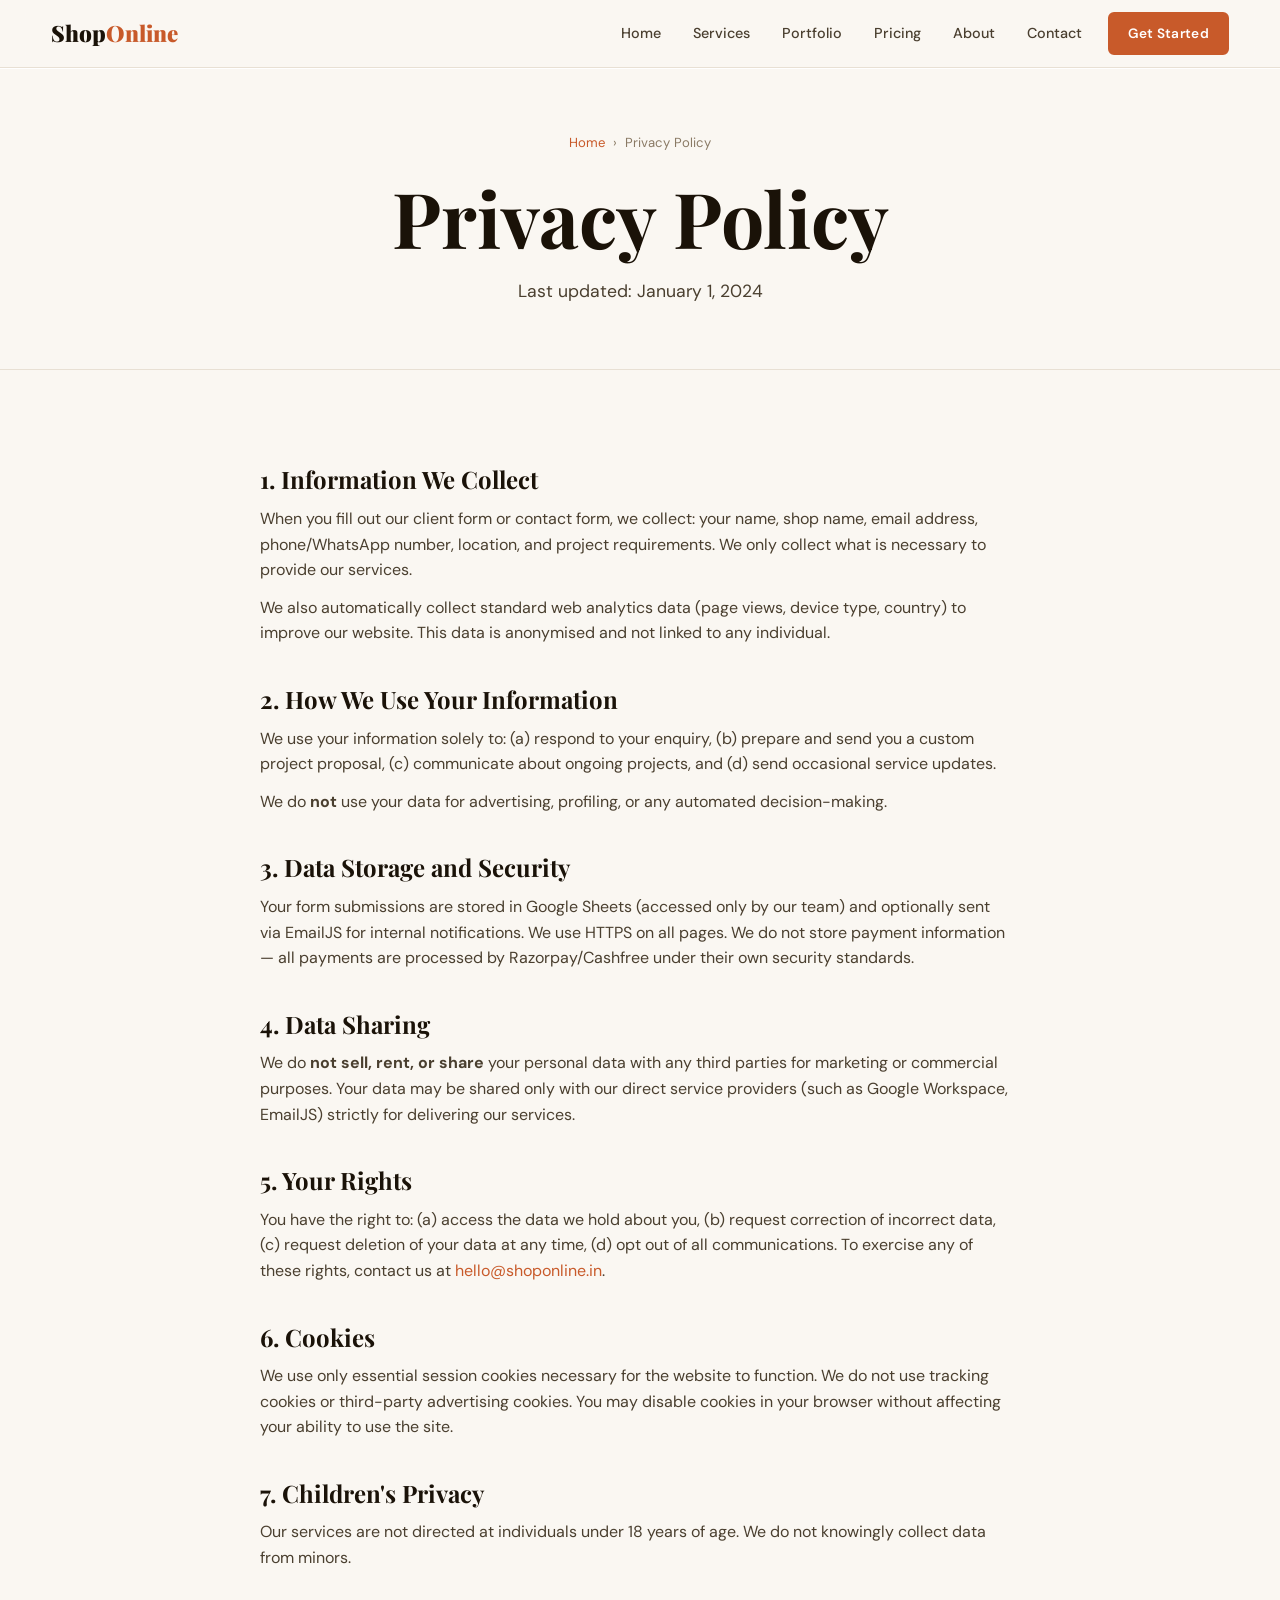
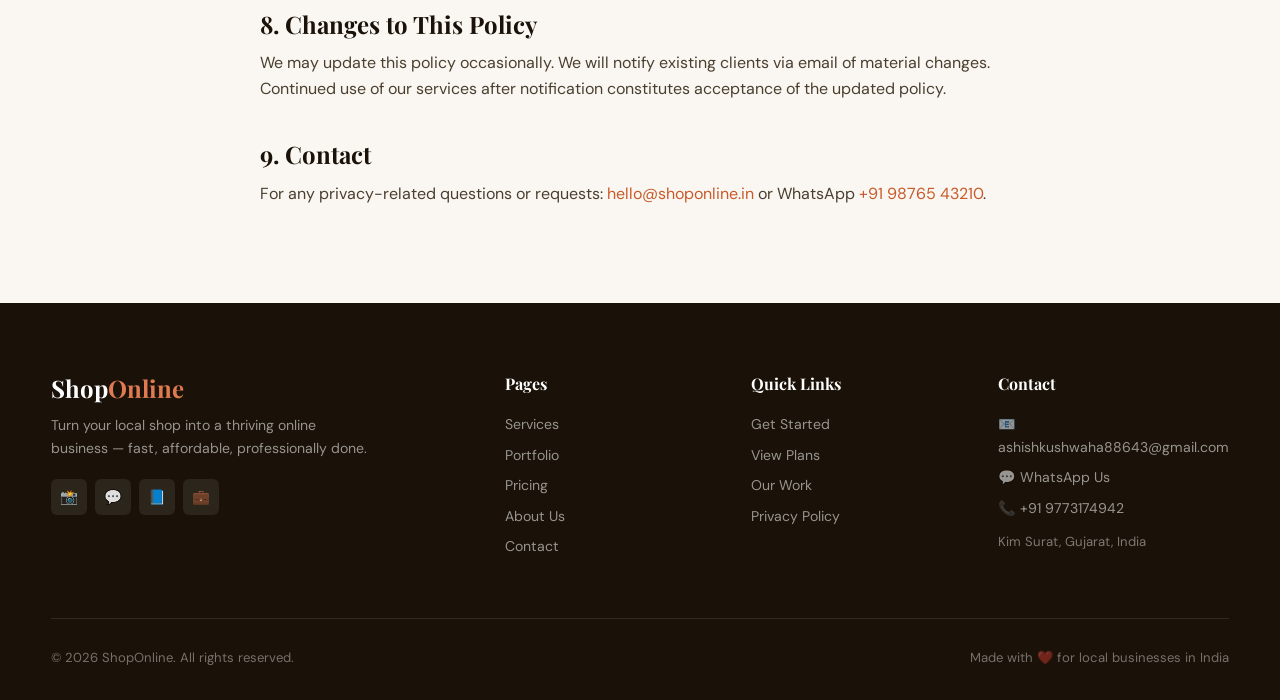
<file: pages/privacy.html>
<!DOCTYPE html>
<html lang="en">
<head>
  <meta charset="UTF-8">
  <meta name="viewport" content="width=device-width, initial-scale=1.0">
  <title>Privacy Policy — ShopOnline</title>
  <meta name="description" content="ShopOnline privacy policy. We never sell your data. Learn how we collect, use and protect your information.">
  <link rel="stylesheet" href="/assets/css/main.css">
</head>
<body>
<nav class="nav" id="mainNav">
  <div class="container nav__inner">
    <a href="/" class="nav__logo">Shop<span>Online</span></a>
    <div class="nav__links">
      <a href="/" class="nav__link">Home</a>
      <a href="/pages/services.html" class="nav__link">Services</a>
      <a href="/pages/works.html" class="nav__link">Portfolio</a>
      <a href="/pages/pricing.html" class="nav__link">Pricing</a>
      <a href="/pages/about.html" class="nav__link">About</a>
      <a href="/pages/contact.html" class="nav__link">Contact</a>
      <a href="/pages/client-form.html" class="btn btn-primary btn-sm nav__cta">Get Started</a>
    </div>
    <div class="nav__hamburger" id="hamburger"><span></span><span></span><span></span></div>
  </div>
  <div class="nav__mobile" id="mobileMenu">
    <a href="/" class="nav__link">Home</a>
    <a href="/pages/services.html" class="nav__link">Services</a>
    <a href="/pages/works.html" class="nav__link">Portfolio</a>
    <a href="/pages/pricing.html" class="nav__link">Pricing</a>
    <a href="/pages/about.html" class="nav__link">About</a>
    <a href="/pages/contact.html" class="nav__link">Contact</a>
    <a href="/pages/client-form.html" class="btn btn-primary w-full" style="margin-top:12px;display:block">Get Started →</a>
  </div>
</nav>

<div class="page-header">
  <div class="container">
    <div class="breadcrumb"><a href="/">Home</a><span>›</span><span>Privacy Policy</span></div>
    <h1>Privacy Policy</h1>
    <p>Last updated: January 1, 2024</p>
  </div>
</div>

<section class="section">
  <div class="container">
    <div style="max-width:760px;margin:0 auto" class="fade-up">
      <div style="display:flex;flex-direction:column;gap:40px">
        <div>
          <h2 style="font-size:1.5rem;margin-bottom:12px">1. Information We Collect</h2>
          <p style="margin-bottom:12px">When you fill out our client form or contact form, we collect: your name, shop name, email address, phone/WhatsApp number, location, and project requirements. We only collect what is necessary to provide our services.</p>
          <p>We also automatically collect standard web analytics data (page views, device type, country) to improve our website. This data is anonymised and not linked to any individual.</p>
        </div>
        <div>
          <h2 style="font-size:1.5rem;margin-bottom:12px">2. How We Use Your Information</h2>
          <p style="margin-bottom:12px">We use your information solely to: (a) respond to your enquiry, (b) prepare and send you a custom project proposal, (c) communicate about ongoing projects, and (d) send occasional service updates.</p>
          <p>We do <strong>not</strong> use your data for advertising, profiling, or any automated decision-making.</p>
        </div>
        <div>
          <h2 style="font-size:1.5rem;margin-bottom:12px">3. Data Storage and Security</h2>
          <p>Your form submissions are stored in Google Sheets (accessed only by our team) and optionally sent via EmailJS for internal notifications. We use HTTPS on all pages. We do not store payment information — all payments are processed by Razorpay/Cashfree under their own security standards.</p>
        </div>
        <div>
          <h2 style="font-size:1.5rem;margin-bottom:12px">4. Data Sharing</h2>
          <p>We do <strong>not sell, rent, or share</strong> your personal data with any third parties for marketing or commercial purposes. Your data may be shared only with our direct service providers (such as Google Workspace, EmailJS) strictly for delivering our services.</p>
        </div>
        <div>
          <h2 style="font-size:1.5rem;margin-bottom:12px">5. Your Rights</h2>
          <p>You have the right to: (a) access the data we hold about you, (b) request correction of incorrect data, (c) request deletion of your data at any time, (d) opt out of all communications. To exercise any of these rights, contact us at <a href="mailto:hello@shoponline.in" style="color:var(--c-terra)">hello@shoponline.in</a>.</p>
        </div>
        <div>
          <h2 style="font-size:1.5rem;margin-bottom:12px">6. Cookies</h2>
          <p>We use only essential session cookies necessary for the website to function. We do not use tracking cookies or third-party advertising cookies. You may disable cookies in your browser without affecting your ability to use the site.</p>
        </div>
        <div>
          <h2 style="font-size:1.5rem;margin-bottom:12px">7. Children's Privacy</h2>
          <p>Our services are not directed at individuals under 18 years of age. We do not knowingly collect data from minors.</p>
        </div>
        <div>
          <h2 style="font-size:1.5rem;margin-bottom:12px">8. Changes to This Policy</h2>
          <p>We may update this policy occasionally. We will notify existing clients via email of material changes. Continued use of our services after notification constitutes acceptance of the updated policy.</p>
        </div>
        <div>
          <h2 style="font-size:1.5rem;margin-bottom:12px">9. Contact</h2>
          <p>For any privacy-related questions or requests: <a href="mailto:hello@shoponline.in" style="color:var(--c-terra)">hello@shoponline.in</a> or WhatsApp <a href="https://wa.me/919876543210" style="color:var(--c-terra)">+91 98765 43210</a>.</p>
        </div>
      </div>
    </div>
  </div>
</section>

<footer class="footer">
  <div class="container">
    <div class="footer__grid">
      <div class="footer__brand">
        <h3>Shop<span>Online</span></h3>
        <p>Transforming local shops into thriving online businesses across India.</p>
        <div class="footer__social" style="margin-top:20px">
          <a href="#" title="Instagram">📸</a>
          <a href="https://wa.me/919876543210" title="WhatsApp">💬</a>
          <a href="#" title="Facebook">📘</a>
          <a href="#" title="LinkedIn">💼</a>
        </div>
      </div>
      <div class="footer__col">
        <h4>Pages</h4>
        <a href="/pages/services.html">Services</a>
        <a href="/pages/works.html">Portfolio</a>
        <a href="/pages/pricing.html">Pricing</a>
        <a href="/pages/about.html">About Us</a>
        <a href="/pages/contact.html">Contact</a>
      </div>
      <div class="footer__col">
        <h4>Quick Links</h4>
        <a href="/pages/client-form.html">Get Started</a>
        <a href="/pages/pricing.html">View Plans</a>
        <a href="/pages/works.html">Our Work</a>
        <a href="/pages/privacy.html">Privacy Policy</a>
      </div>
      <div class="footer__col">
        <h4>Contact</h4>
        <a href="mailto:hello@shoponline.in">📧 hello@shoponline.in</a>
        <a href="https://wa.me/919876543210">💬 WhatsApp Us</a>
        <a href="tel:+919876543210">📞 +91 98765 43210</a>
        <span style="display:block;margin-top:8px;font-size:.82rem;opacity:.5">Ahmedabad, Gujarat, India</span>
      </div>
    </div>
    <div class="footer__bottom">
      <span>© 2024 ShopOnline. All rights reserved.</span>
      <span>Made with ❤️ for local businesses in India</span>
    </div>
  </div>
</footer>
<script src="/assets/js/core.js"></script>
<script>document.addEventListener('DOMContentLoaded', () => ScrollAnim.init());
  // Apply brand name to any remaining hardcoded text nodes
  if (typeof Branding !== 'undefined') {
    fetch('/data/site.json?v='+Date.now()).then(r=>r.json()).then(site=>{
      if(site.name && site.name !== 'ShopOnline'){
        document.querySelectorAll('p,span,h1,h2,h3,h4,li,a').forEach(el=>{
          if(el.children.length===0 && el.textContent.includes('ShopOnline')){
            el.textContent = el.textContent.replace(/ShopOnline/g, site.name);
          }
        });
      }
    }).catch(()=>{});
  }
</script>
</body>
</html>
</file>
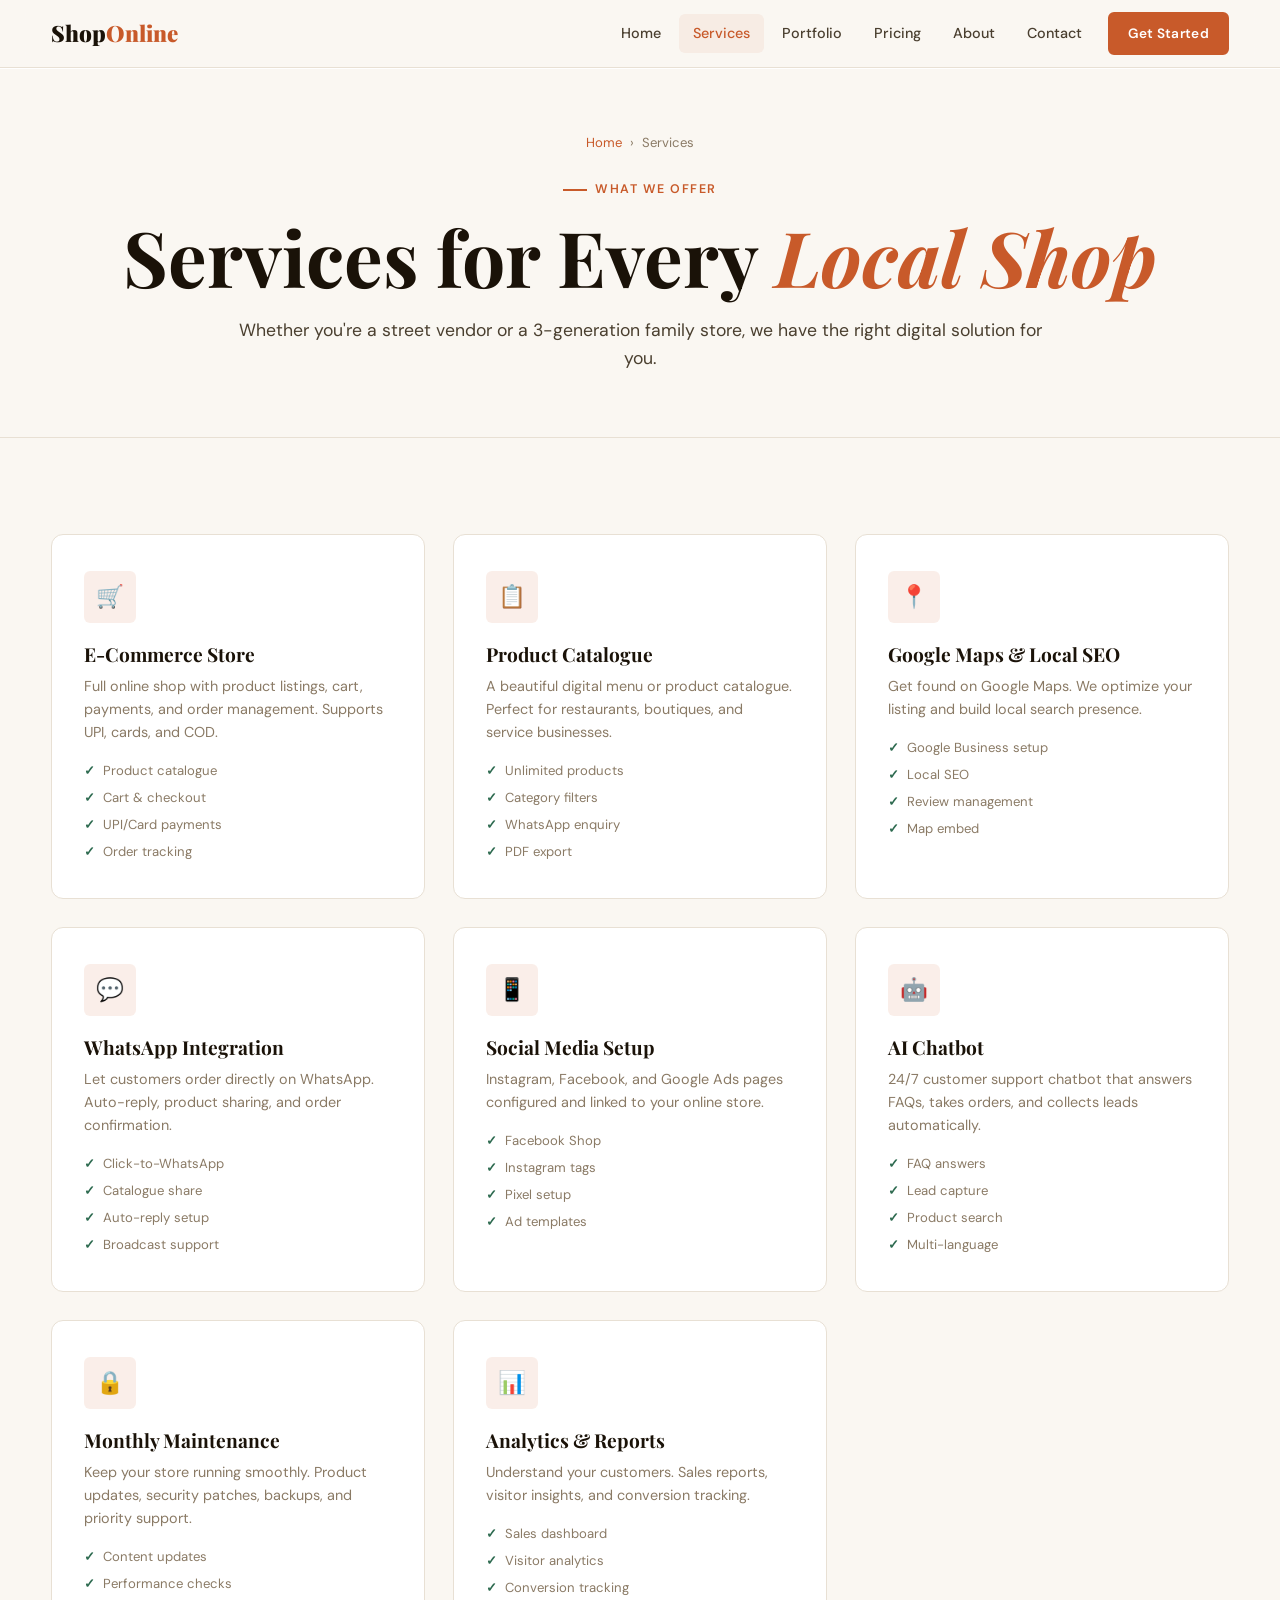
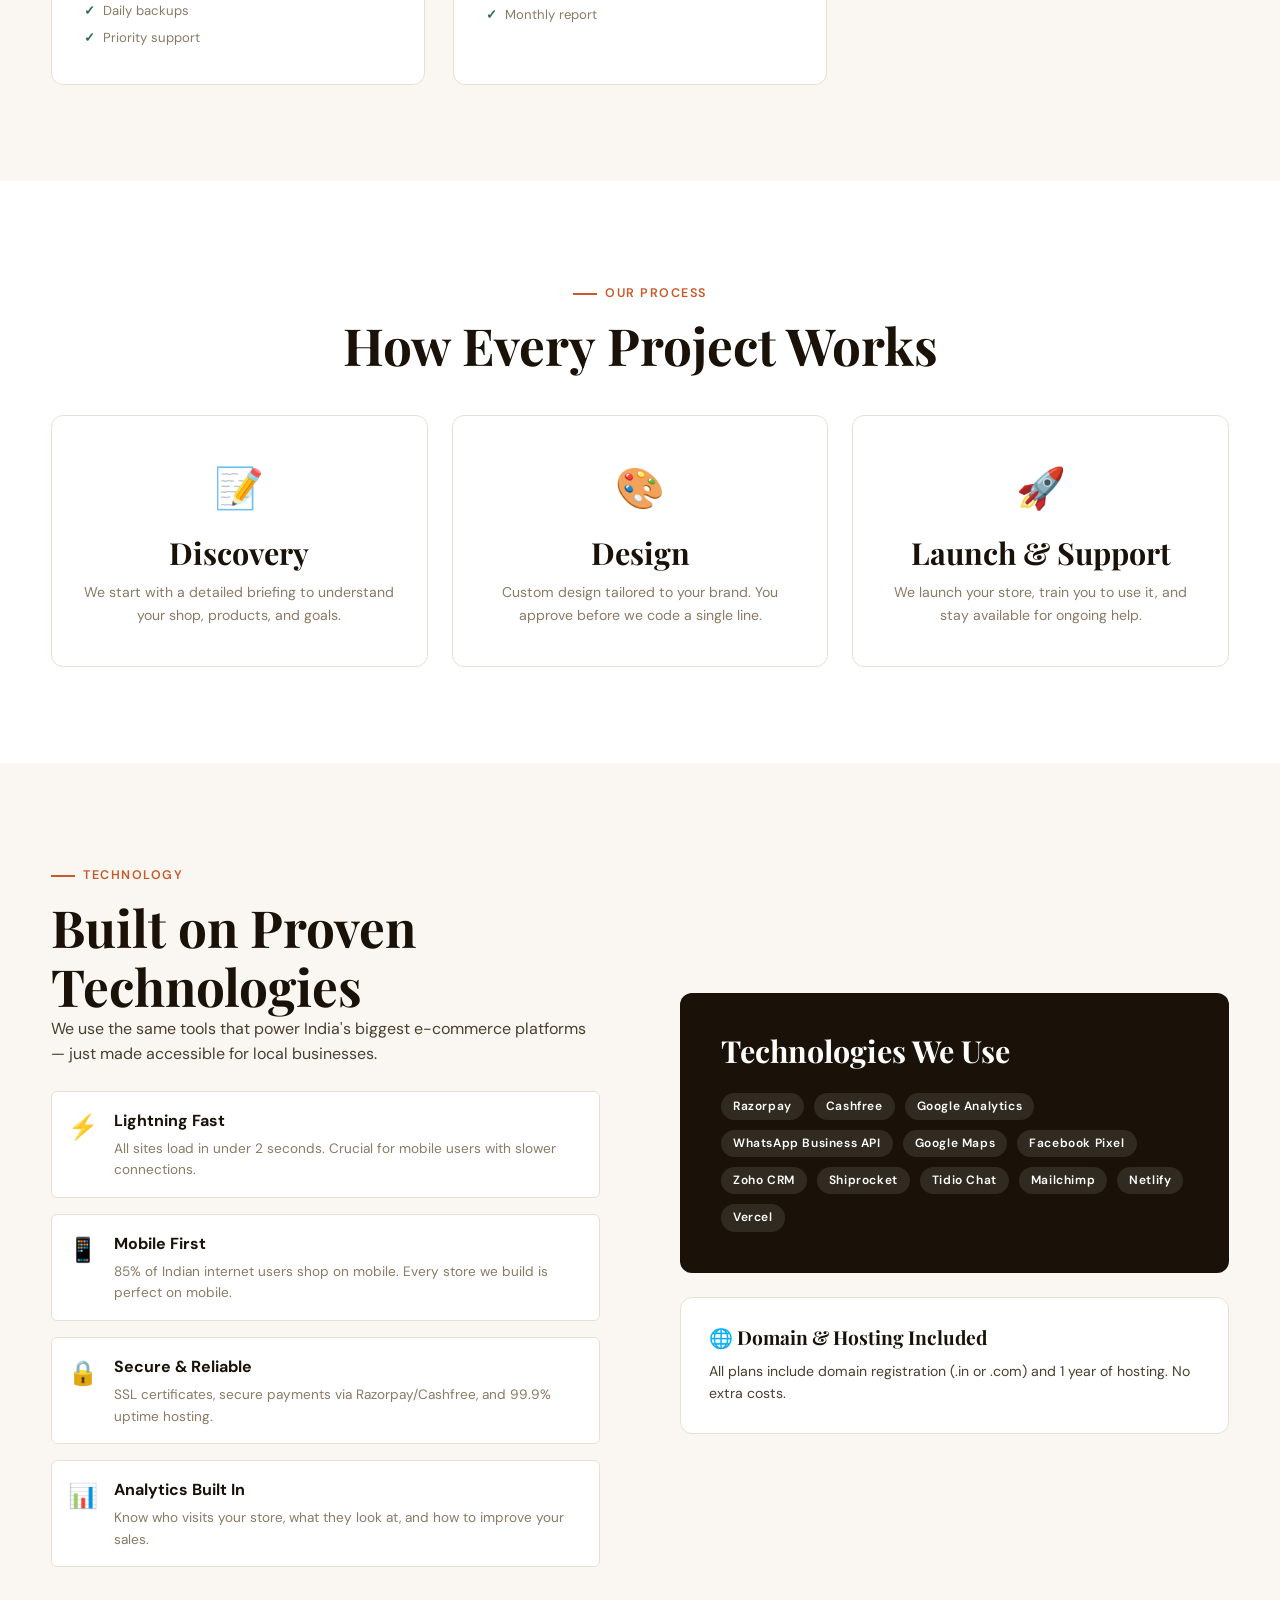
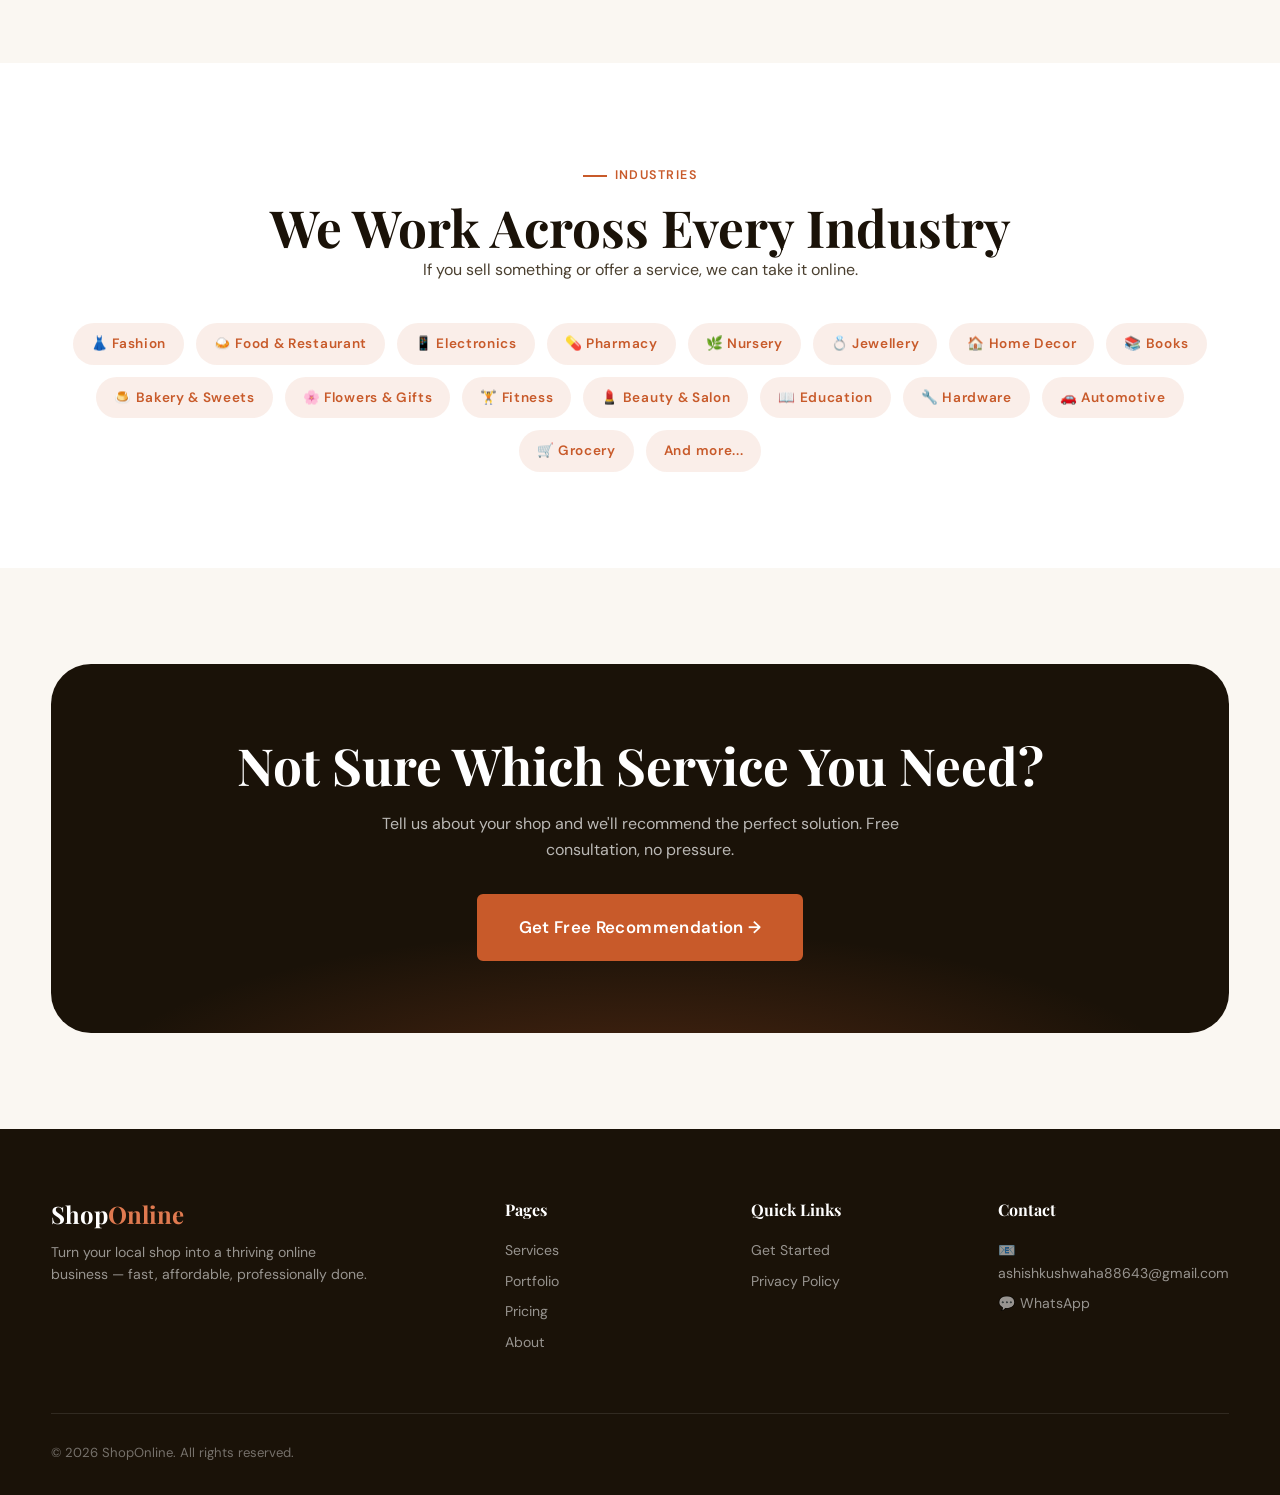
<file: pages/services.html>
<!DOCTYPE html>
<html lang="en">
<head>
  <meta charset="UTF-8">
  <meta name="viewport" content="width=device-width, initial-scale=1.0">
  <title>Our Services — ShopOnline</title>
  <meta name="description" content="From basic catalogues to full e-commerce stores — everything your local business needs to thrive online.">
  <link rel="stylesheet" href="/assets/css/main.css">
</head>
<body>
<nav class="nav" id="mainNav">
  <div class="container nav__inner">
    <a href="/" class="nav__logo">Shop<span>Online</span></a>
    <div class="nav__links">
      <a href="/" class="nav__link">Home</a>
      <a href="/pages/services.html" class="nav__link active">Services</a>
      <a href="/pages/works.html" class="nav__link">Portfolio</a>
      <a href="/pages/pricing.html" class="nav__link">Pricing</a>
      <a href="/pages/about.html" class="nav__link">About</a>
      <a href="/pages/contact.html" class="nav__link">Contact</a>
      <a href="/pages/client-form.html" class="btn btn-primary btn-sm nav__cta">Get Started</a>
    </div>
    <div class="nav__hamburger" id="hamburger"><span></span><span></span><span></span></div>
  </div>
  <div class="nav__mobile" id="mobileMenu">
    <a href="/" class="nav__link">Home</a><a href="/pages/services.html" class="nav__link active">Services</a>
    <a href="/pages/works.html" class="nav__link">Portfolio</a><a href="/pages/pricing.html" class="nav__link">Pricing</a>
    <a href="/pages/about.html" class="nav__link">About</a><a href="/pages/contact.html" class="nav__link">Contact</a>
    <a href="/pages/client-form.html" class="btn btn-primary w-full" style="margin-top:12px;display:block">Get Started →</a>
  </div>
</nav>

<div class="page-header">
  <div class="container">
    <div class="breadcrumb"><a href="/">Home</a><span>›</span><span>Services</span></div>
    <div class="section-label" style="justify-content:center">What We Offer</div>
    <h1>Services for Every <em style="color:var(--c-terra)">Local Shop</em></h1>
    <p>Whether you're a street vendor or a 3-generation family store, we have the right digital solution for you.</p>
  </div>
</div>

<!-- All Services Grid -->
<section class="section">
  <div class="container">
    <div class="grid-3" id="servicesGrid">
      <div class="card skeleton" style="height:260px"></div>
      <div class="card skeleton" style="height:260px"></div>
      <div class="card skeleton" style="height:260px"></div>
    </div>
  </div>
</section>

<!-- Process Section -->
<section class="section" style="background:var(--c-surface)">
  <div class="container">
    <div class="text-center mb-6 fade-up">
      <div class="section-label">Our Process</div>
      <h2>How Every Project Works</h2>
    </div>
    <div style="display:grid;grid-template-columns:repeat(3,1fr);gap:24px" class="process-grid">
      <div class="card fade-up" style="text-align:center;padding:40px 28px">
        <div style="font-size:2.5rem;margin-bottom:16px">📝</div>
        <h3 style="margin-bottom:10px">Discovery</h3>
        <p style="font-size:.88rem;color:var(--c-ink3)">We start with a detailed briefing to understand your shop, products, and goals.</p>
      </div>
      <div class="card fade-up" style="text-align:center;padding:40px 28px;transition-delay:.1s">
        <div style="font-size:2.5rem;margin-bottom:16px">🎨</div>
        <h3 style="margin-bottom:10px">Design</h3>
        <p style="font-size:.88rem;color:var(--c-ink3)">Custom design tailored to your brand. You approve before we code a single line.</p>
      </div>
      <div class="card fade-up" style="text-align:center;padding:40px 28px;transition-delay:.2s">
        <div style="font-size:2.5rem;margin-bottom:16px">🚀</div>
        <h3 style="margin-bottom:10px">Launch & Support</h3>
        <p style="font-size:.88rem;color:var(--c-ink3)">We launch your store, train you to use it, and stay available for ongoing help.</p>
      </div>
    </div>
  </div>
</section>

<!-- Technology Stack -->
<section class="section">
  <div class="container">
    <div class="grid-2" style="gap:80px;align-items:center">
      <div class="fade-up">
        <div class="section-label">Technology</div>
        <h2>Built on Proven Technologies</h2>
        <p class="mb-4">We use the same tools that power India's biggest e-commerce platforms — just made accessible for local businesses.</p>
        <div style="display:flex;flex-direction:column;gap:16px">
          <div style="display:flex;gap:16px;align-items:flex-start;padding:16px;background:var(--c-surface);border-radius:var(--r-sm);border:1px solid var(--c-line)">
            <span style="font-size:1.5rem">⚡</span>
            <div><strong>Lightning Fast</strong><p style="font-size:.85rem;color:var(--c-ink3);margin-top:4px">All sites load in under 2 seconds. Crucial for mobile users with slower connections.</p></div>
          </div>
          <div style="display:flex;gap:16px;align-items:flex-start;padding:16px;background:var(--c-surface);border-radius:var(--r-sm);border:1px solid var(--c-line)">
            <span style="font-size:1.5rem">📱</span>
            <div><strong>Mobile First</strong><p style="font-size:.85rem;color:var(--c-ink3);margin-top:4px">85% of Indian internet users shop on mobile. Every store we build is perfect on mobile.</p></div>
          </div>
          <div style="display:flex;gap:16px;align-items:flex-start;padding:16px;background:var(--c-surface);border-radius:var(--r-sm);border:1px solid var(--c-line)">
            <span style="font-size:1.5rem">🔒</span>
            <div><strong>Secure & Reliable</strong><p style="font-size:.85rem;color:var(--c-ink3);margin-top:4px">SSL certificates, secure payments via Razorpay/Cashfree, and 99.9% uptime hosting.</p></div>
          </div>
          <div style="display:flex;gap:16px;align-items:flex-start;padding:16px;background:var(--c-surface);border-radius:var(--r-sm);border:1px solid var(--c-line)">
            <span style="font-size:1.5rem">📊</span>
            <div><strong>Analytics Built In</strong><p style="font-size:.85rem;color:var(--c-ink3);margin-top:4px">Know who visits your store, what they look at, and how to improve your sales.</p></div>
          </div>
        </div>
      </div>
      <div class="fade-up" style="transition-delay:.15s">
        <div class="card" style="background:var(--c-ink);color:#fff;border-color:transparent;padding:40px">
          <h3 style="color:#fff;margin-bottom:24px">Technologies We Use</h3>
          <div style="display:flex;flex-wrap:wrap;gap:10px">
            <span class="tag" style="background:rgba(255,255,255,.1);color:#fff">Razorpay</span>
            <span class="tag" style="background:rgba(255,255,255,.1);color:#fff">Cashfree</span>
            <span class="tag" style="background:rgba(255,255,255,.1);color:#fff">Google Analytics</span>
            <span class="tag" style="background:rgba(255,255,255,.1);color:#fff">WhatsApp Business API</span>
            <span class="tag" style="background:rgba(255,255,255,.1);color:#fff">Google Maps</span>
            <span class="tag" style="background:rgba(255,255,255,.1);color:#fff">Facebook Pixel</span>
            <span class="tag" style="background:rgba(255,255,255,.1);color:#fff">Zoho CRM</span>
            <span class="tag" style="background:rgba(255,255,255,.1);color:#fff">Shiprocket</span>
            <span class="tag" style="background:rgba(255,255,255,.1);color:#fff">Tidio Chat</span>
            <span class="tag" style="background:rgba(255,255,255,.1);color:#fff">Mailchimp</span>
            <span class="tag" style="background:rgba(255,255,255,.1);color:#fff">Netlify</span>
            <span class="tag" style="background:rgba(255,255,255,.1);color:#fff">Vercel</span>
          </div>
        </div>
        <div class="card mt-4" style="padding:28px">
          <h4 style="margin-bottom:12px">🌐 Domain & Hosting Included</h4>
          <p style="font-size:.88rem;color:var(--c-ink2)">All plans include domain registration (.in or .com) and 1 year of hosting. No extra costs.</p>
        </div>
      </div>
    </div>
  </div>
</section>

<!-- Industries -->
<section class="section" style="background:var(--c-surface)">
  <div class="container">
    <div class="text-center mb-6 fade-up">
      <div class="section-label">Industries</div>
      <h2>We Work Across Every Industry</h2>
      <p style="margin:0 auto">If you sell something or offer a service, we can take it online.</p>
    </div>
    <div style="display:flex;flex-wrap:wrap;gap:12px;justify-content:center" class="fade-up">
      <span class="tag tag-terra" style="padding:10px 18px;font-size:.85rem">👗 Fashion</span>
      <span class="tag tag-terra" style="padding:10px 18px;font-size:.85rem">🍛 Food & Restaurant</span>
      <span class="tag tag-terra" style="padding:10px 18px;font-size:.85rem">📱 Electronics</span>
      <span class="tag tag-terra" style="padding:10px 18px;font-size:.85rem">💊 Pharmacy</span>
      <span class="tag tag-terra" style="padding:10px 18px;font-size:.85rem">🌿 Nursery</span>
      <span class="tag tag-terra" style="padding:10px 18px;font-size:.85rem">💍 Jewellery</span>
      <span class="tag tag-terra" style="padding:10px 18px;font-size:.85rem">🏠 Home Decor</span>
      <span class="tag tag-terra" style="padding:10px 18px;font-size:.85rem">📚 Books</span>
      <span class="tag tag-terra" style="padding:10px 18px;font-size:.85rem">🍮 Bakery & Sweets</span>
      <span class="tag tag-terra" style="padding:10px 18px;font-size:.85rem">🌸 Flowers & Gifts</span>
      <span class="tag tag-terra" style="padding:10px 18px;font-size:.85rem">🏋️ Fitness</span>
      <span class="tag tag-terra" style="padding:10px 18px;font-size:.85rem">💄 Beauty & Salon</span>
      <span class="tag tag-terra" style="padding:10px 18px;font-size:.85rem">📖 Education</span>
      <span class="tag tag-terra" style="padding:10px 18px;font-size:.85rem">🔧 Hardware</span>
      <span class="tag tag-terra" style="padding:10px 18px;font-size:.85rem">🚗 Automotive</span>
      <span class="tag tag-terra" style="padding:10px 18px;font-size:.85rem">🛒 Grocery</span>
      <span class="tag tag-terra" style="padding:10px 18px;font-size:.85rem">And more...</span>
    </div>
  </div>
</section>

<!-- CTA -->
<section class="section">
  <div class="container">
    <div class="cta-banner fade-up">
      <h2>Not Sure Which Service You Need?</h2>
      <p>Tell us about your shop and we'll recommend the perfect solution. Free consultation, no pressure.</p>
      <a href="/pages/client-form.html" class="btn btn-primary btn-lg">Get Free Recommendation →</a>
    </div>
  </div>
</section>

<footer class="footer">
  <div class="container">
    <div class="footer__grid">
      <div class="footer__brand"><h3>Shop<span>Online</span></h3><p>Transforming local shops into thriving online businesses across India.</p></div>
      <div class="footer__col"><h4>Pages</h4><a href="/pages/services.html">Services</a><a href="/pages/works.html">Portfolio</a><a href="/pages/pricing.html">Pricing</a><a href="/pages/about.html">About</a></div>
      <div class="footer__col"><h4>Quick Links</h4><a href="/pages/client-form.html">Get Started</a><a href="/pages/privacy.html">Privacy Policy</a></div>
      <div class="footer__col"><h4>Contact</h4><a href="mailto:hello@shoponline.in">📧 hello@shoponline.in</a><a href="https://wa.me/919876543210">💬 WhatsApp</a></div>
    </div>
    <div class="footer__bottom"><span>© 2024 ShopOnline. All rights reserved.</span></div>
  </div>
</footer>

<script src="/assets/js/core.js"></script>
<script>
(async function(){
  const pages = await fetch('/data/pages.json').then(r=>r.json()).catch(()=>({}));
  const grid = document.getElementById('servicesGrid');
  if (grid && pages.services?.items) {
    grid.innerHTML = pages.services.items.map(s => `
      <div class="card service-card fade-up">
        <div class="service-card__icon">${s.icon}</div>
        <h3>${s.title}</h3>
        <p style="margin-bottom:16px">${s.description}</p>
        <ul style="list-style:none;display:flex;flex-direction:column;gap:6px">
          ${s.features.map(f=>`<li style="font-size:.82rem;color:var(--c-ink3);display:flex;gap:8px;align-items:center"><span style="color:var(--c-green);font-weight:700">✓</span>${f}</li>`).join('')}
        </ul>
      </div>`).join('');
    ScrollAnim.init();
  }
})();

  // Apply brand name to any remaining hardcoded text nodes
  if (typeof Branding !== 'undefined') {
    fetch('/data/site.json?v='+Date.now()).then(r=>r.json()).then(site=>{
      if(site.name && site.name !== 'ShopOnline'){
        document.querySelectorAll('p,span,h1,h2,h3,h4,li,a').forEach(el=>{
          if(el.children.length===0 && el.textContent.includes('ShopOnline')){
            el.textContent = el.textContent.replace(/ShopOnline/g, site.name);
          }
        });
      }
    }).catch(()=>{});
  }
</script>
</body>
</html>
</file>
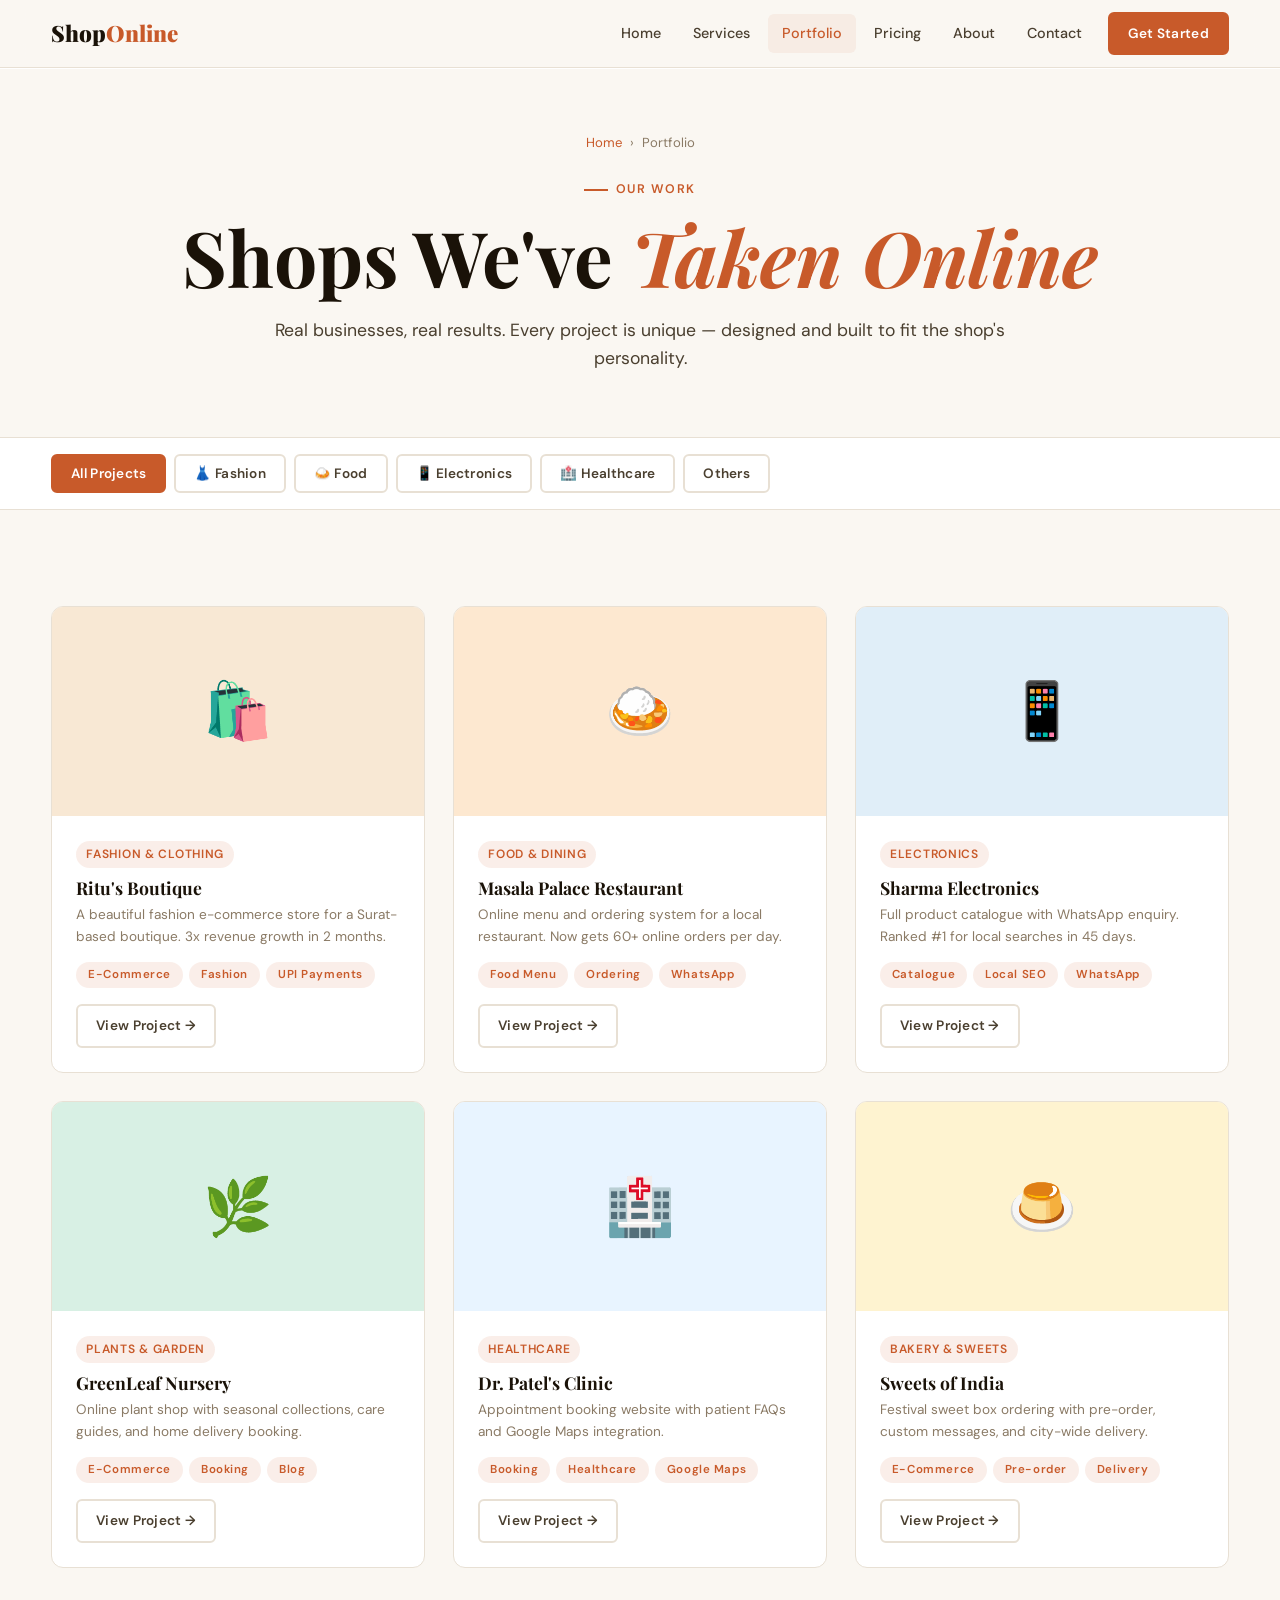
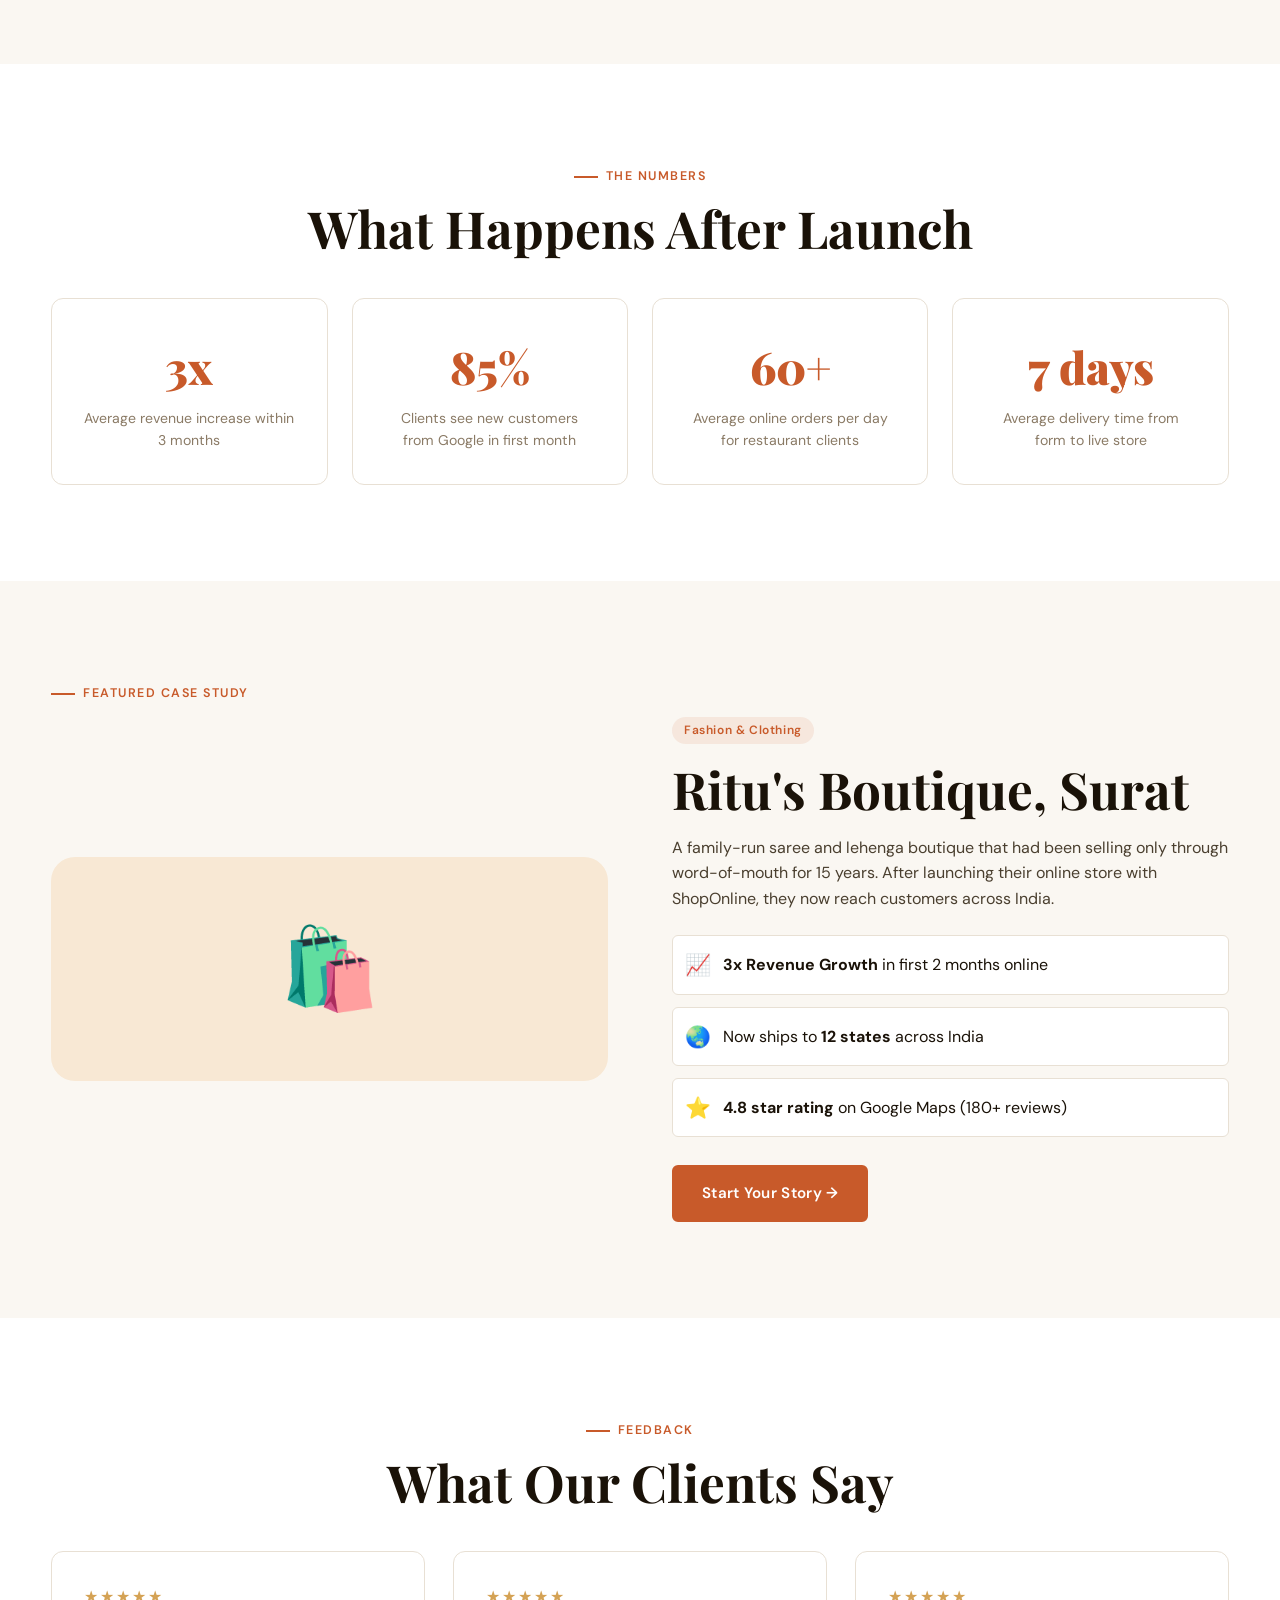
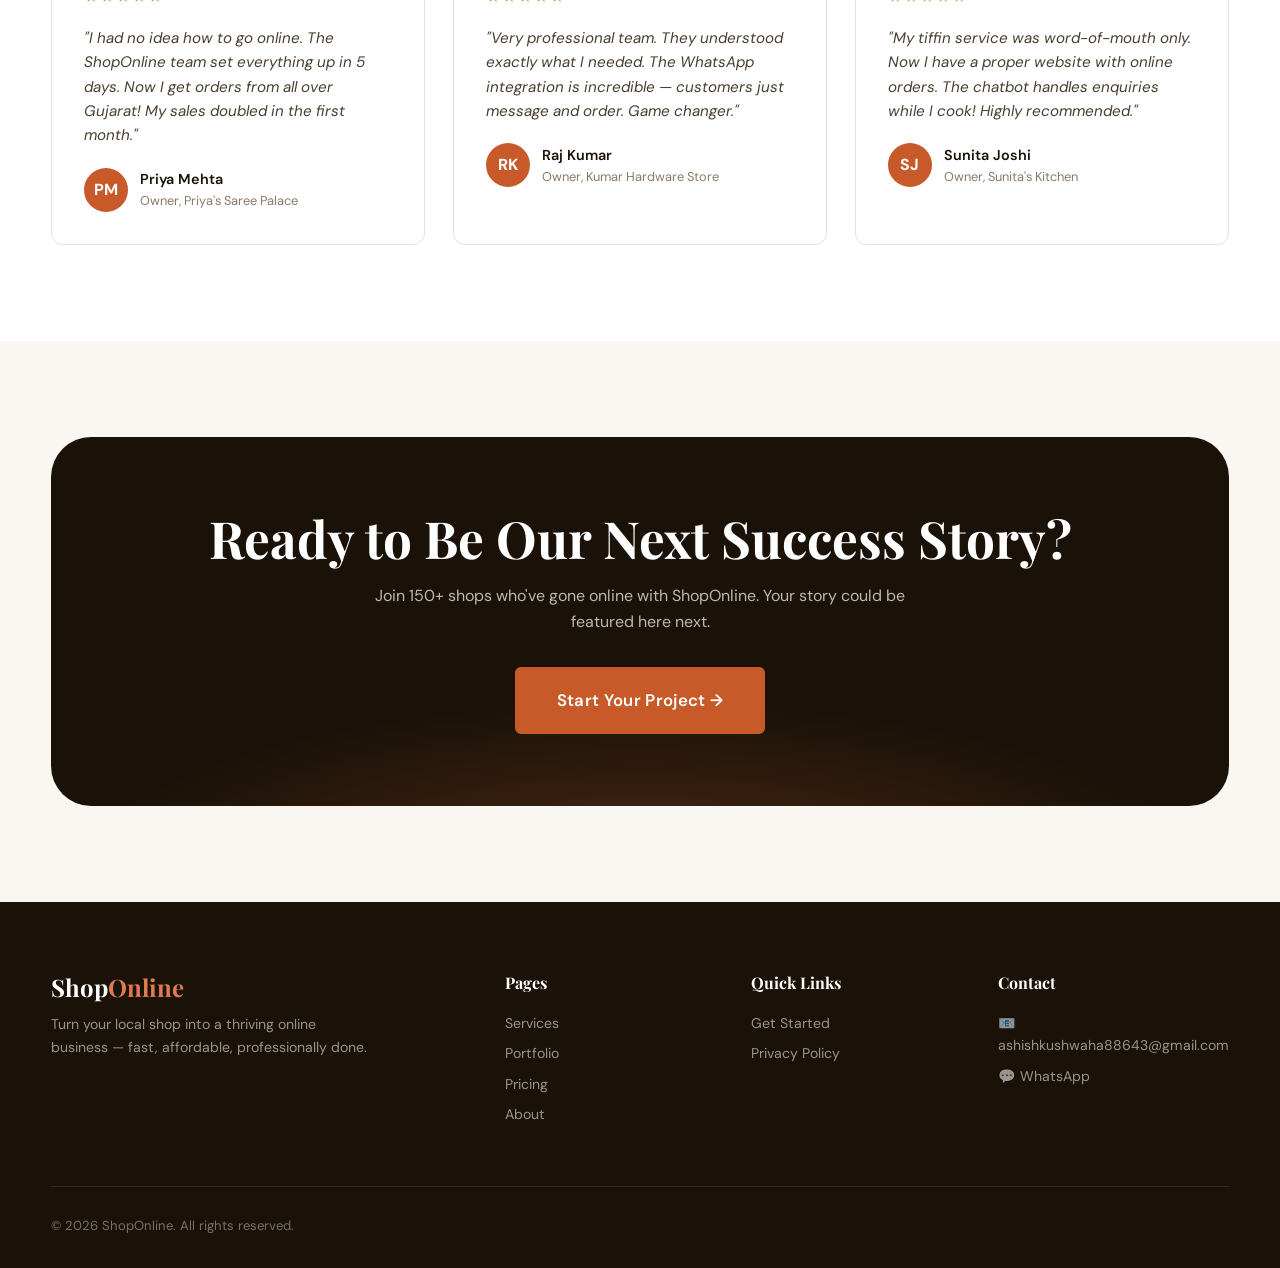
<file: pages/works.html>
<!DOCTYPE html>
<html lang="en">
<head>
  <meta charset="UTF-8">
  <meta name="viewport" content="width=device-width, initial-scale=1.0">
  <title>Our Portfolio — ShopOnline</title>
  <meta name="description" content="See the online stores we've built for local shops across India. Real results, real businesses.">
  <link rel="stylesheet" href="/assets/css/main.css">
</head>
<body>
<nav class="nav" id="mainNav">
  <div class="container nav__inner">
    <a href="/" class="nav__logo">Shop<span>Online</span></a>
    <div class="nav__links">
      <a href="/" class="nav__link">Home</a>
      <a href="/pages/services.html" class="nav__link">Services</a>
      <a href="/pages/works.html" class="nav__link active">Portfolio</a>
      <a href="/pages/pricing.html" class="nav__link">Pricing</a>
      <a href="/pages/about.html" class="nav__link">About</a>
      <a href="/pages/contact.html" class="nav__link">Contact</a>
      <a href="/pages/client-form.html" class="btn btn-primary btn-sm nav__cta">Get Started</a>
    </div>
    <div class="nav__hamburger" id="hamburger"><span></span><span></span><span></span></div>
  </div>
  <div class="nav__mobile" id="mobileMenu">
    <a href="/" class="nav__link">Home</a><a href="/pages/services.html" class="nav__link">Services</a>
    <a href="/pages/works.html" class="nav__link active">Portfolio</a><a href="/pages/pricing.html" class="nav__link">Pricing</a>
    <a href="/pages/about.html" class="nav__link">About</a><a href="/pages/contact.html" class="nav__link">Contact</a>
    <a href="/pages/client-form.html" class="btn btn-primary w-full" style="margin-top:12px;display:block">Get Started →</a>
  </div>
</nav>

<div class="page-header">
  <div class="container">
    <div class="breadcrumb"><a href="/">Home</a><span>›</span><span>Portfolio</span></div>
    <div class="section-label" style="justify-content:center">Our Work</div>
    <h1>Shops We've <em style="color:var(--c-terra)">Taken Online</em></h1>
    <p>Real businesses, real results. Every project is unique — designed and built to fit the shop's personality.</p>
  </div>
</div>

<!-- Filter bar -->
<div style="background:var(--c-surface);border-bottom:1px solid var(--c-line);padding:16px 0;position:sticky;top:68px;z-index:100">
  <div class="container">
    <div style="display:flex;gap:8px;flex-wrap:wrap" id="filterBtns">
      <button class="btn btn-sm btn-primary filter-btn" data-filter="all">All Projects</button>
      <button class="btn btn-sm btn-ghost filter-btn" data-filter="Fashion">👗 Fashion</button>
      <button class="btn btn-sm btn-ghost filter-btn" data-filter="Food">🍛 Food</button>
      <button class="btn btn-sm btn-ghost filter-btn" data-filter="Electronics">📱 Electronics</button>
      <button class="btn btn-sm btn-ghost filter-btn" data-filter="Healthcare">🏥 Healthcare</button>
      <button class="btn btn-sm btn-ghost filter-btn" data-filter="Others">Others</button>
    </div>
  </div>
</div>

<!-- Portfolio Grid -->
<section class="section">
  <div class="container">
    <div class="grid-3" id="portfolioGrid">
      <div class="card skeleton" style="height:360px"></div>
      <div class="card skeleton" style="height:360px"></div>
      <div class="card skeleton" style="height:360px"></div>
    </div>
  </div>
</section>

<!-- Results Section -->
<section class="section" style="background:var(--c-surface)">
  <div class="container">
    <div class="text-center mb-6 fade-up">
      <div class="section-label">The Numbers</div>
      <h2>What Happens After Launch</h2>
    </div>
    <div class="grid-4 fade-up">
      <div class="card text-center">
        <div style="font-family:var(--font-display);font-size:2.8rem;font-weight:900;color:var(--c-terra)">3x</div>
        <p style="font-size:.88rem;color:var(--c-ink3);margin-top:4px">Average revenue increase within 3 months</p>
      </div>
      <div class="card text-center">
        <div style="font-family:var(--font-display);font-size:2.8rem;font-weight:900;color:var(--c-terra)">85%</div>
        <p style="font-size:.88rem;color:var(--c-ink3);margin-top:4px">Clients see new customers from Google in first month</p>
      </div>
      <div class="card text-center">
        <div style="font-family:var(--font-display);font-size:2.8rem;font-weight:900;color:var(--c-terra)">60+</div>
        <p style="font-size:.88rem;color:var(--c-ink3);margin-top:4px">Average online orders per day for restaurant clients</p>
      </div>
      <div class="card text-center">
        <div style="font-family:var(--font-display);font-size:2.8rem;font-weight:900;color:var(--c-terra)">7 days</div>
        <p style="font-size:.88rem;color:var(--c-ink3);margin-top:4px">Average delivery time from form to live store</p>
      </div>
    </div>
  </div>
</section>

<!-- Case Study -->
<section class="section">
  <div class="container">
    <div class="section-label fade-up">Featured Case Study</div>
    <div class="grid-2 fade-up" style="gap:64px;align-items:center">
      <div>
        <div style="background:#f8e8d4;border-radius:var(--r-lg);padding:48px;text-align:center;font-size:5rem">🛍️</div>
      </div>
      <div>
        <span class="tag tag-terra mb-3" style="display:inline-block">Fashion & Clothing</span>
        <h2 style="margin-bottom:16px">Ritu's Boutique, Surat</h2>
        <p class="mb-4">A family-run saree and lehenga boutique that had been selling only through word-of-mouth for 15 years. After launching their online store with ShopOnline, they now reach customers across India.</p>
        <div style="display:flex;flex-direction:column;gap:12px;margin-bottom:28px">
          <div style="display:flex;gap:12px;align-items:center;padding:12px;background:var(--c-surface);border-radius:var(--r-sm);border:1px solid var(--c-line)">
            <span style="font-size:1.3rem">📈</span>
            <div><strong>3x Revenue Growth</strong> in first 2 months online</div>
          </div>
          <div style="display:flex;gap:12px;align-items:center;padding:12px;background:var(--c-surface);border-radius:var(--r-sm);border:1px solid var(--c-line)">
            <span style="font-size:1.3rem">🌏</span>
            <div>Now ships to <strong>12 states</strong> across India</div>
          </div>
          <div style="display:flex;gap:12px;align-items:center;padding:12px;background:var(--c-surface);border-radius:var(--r-sm);border:1px solid var(--c-line)">
            <span style="font-size:1.3rem">⭐</span>
            <div><strong>4.8 star rating</strong> on Google Maps (180+ reviews)</div>
          </div>
        </div>
        <a href="/pages/client-form.html" class="btn btn-primary">Start Your Story →</a>
      </div>
    </div>
  </div>
</section>

<!-- Testimonials -->
<section class="section" style="background:var(--c-surface)">
  <div class="container">
    <div class="text-center mb-6 fade-up">
      <div class="section-label">Feedback</div>
      <h2>What Our Clients Say</h2>
    </div>
    <div class="grid-3" id="testimonialsGrid"></div>
  </div>
</section>

<!-- CTA -->
<section class="section">
  <div class="container">
    <div class="cta-banner fade-up">
      <h2>Ready to Be Our Next Success Story?</h2>
      <p>Join 150+ shops who've gone online with ShopOnline. Your story could be featured here next.</p>
      <a href="/pages/client-form.html" class="btn btn-primary btn-lg">Start Your Project →</a>
    </div>
  </div>
</section>

<footer class="footer">
  <div class="container">
    <div class="footer__grid">
      <div class="footer__brand"><h3>Shop<span>Online</span></h3><p>Transforming local shops into thriving online businesses.</p></div>
      <div class="footer__col"><h4>Pages</h4><a href="/pages/services.html">Services</a><a href="/pages/works.html">Portfolio</a><a href="/pages/pricing.html">Pricing</a><a href="/pages/about.html">About</a></div>
      <div class="footer__col"><h4>Quick Links</h4><a href="/pages/client-form.html">Get Started</a><a href="/pages/privacy.html">Privacy Policy</a></div>
      <div class="footer__col"><h4>Contact</h4><a href="mailto:hello@shoponline.in">📧 hello@shoponline.in</a><a href="https://wa.me/919876543210">💬 WhatsApp</a></div>
    </div>
    <div class="footer__bottom"><span>© 2024 ShopOnline. All rights reserved.</span></div>
  </div>
</footer>

<script src="/assets/js/core.js"></script>
<script>
(async function(){
  const pages = await fetch('/data/pages.json').then(r=>r.json()).catch(()=>({}));
  const grid = document.getElementById('portfolioGrid');
  let items = pages.portfolio?.items || [];

  function renderItems(filtered) {
    grid.innerHTML = filtered.map(p => `
      <div class="card portfolio-card fade-up" data-category="${p.category}">
        <div class="portfolio-card__img" style="background:${p.imageColor}">
          <span style="font-size:3.5rem">${p.image}</span>
        </div>
        <div class="portfolio-card__body">
          <div class="portfolio-card__tag">${p.category}</div>
          <h3>${p.title}</h3>
          <p>${p.description}</p>
          <div style="display:flex;flex-wrap:wrap;gap:6px;margin-bottom:16px">
            ${p.tags.map(t=>`<span class="tag tag-terra" style="font-size:.72rem">${t}</span>`).join('')}
          </div>
          <a href="${p.link}" class="btn btn-ghost btn-sm">View Project →</a>
        </div>
      </div>`).join('');
    ScrollAnim.init();
  }

  renderItems(items);

  // Filters
  document.getElementById('filterBtns').addEventListener('click', e => {
    const btn = e.target.closest('.filter-btn');
    if (!btn) return;
    document.querySelectorAll('.filter-btn').forEach(b => b.className = 'btn btn-sm btn-ghost filter-btn');
    btn.className = 'btn btn-sm btn-primary filter-btn';
    const f = btn.dataset.filter;
    const filtered = f === 'all' ? items : items.filter(i => i.category.includes(f));
    renderItems(filtered.length ? filtered : items);
  });

  // Testimonials
  const tGrid = document.getElementById('testimonialsGrid');
  if (tGrid && pages.testimonials) {
    tGrid.innerHTML = pages.testimonials.slice(0,3).map(t => `
      <div class="card testimonial-card fade-up">
        <div class="testimonial-card__stars">${'★'.repeat(t.stars)}</div>
        <p class="testimonial-card__text">"${t.text}"</p>
        <div class="testimonial-card__author">
          <div class="testimonial-card__avatar">${t.avatar}</div>
          <div><div class="testimonial-card__name">${t.name}</div><div class="testimonial-card__role">${t.role}</div></div>
        </div>
      </div>`).join('');
    ScrollAnim.init();
  }
})();

  // Apply brand name to any remaining hardcoded text nodes
  if (typeof Branding !== 'undefined') {
    fetch('/data/site.json?v='+Date.now()).then(r=>r.json()).then(site=>{
      if(site.name && site.name !== 'ShopOnline'){
        document.querySelectorAll('p,span,h1,h2,h3,h4,li,a').forEach(el=>{
          if(el.children.length===0 && el.textContent.includes('ShopOnline')){
            el.textContent = el.textContent.replace(/ShopOnline/g, site.name);
          }
        });
      }
    }).catch(()=>{});
  }
</script>
</body>
</html>
</file>
<file: assets/css/main.css>
/* ============================================
   ShopOnline — Main CSS
   Design: Warm editorial — terracotta × ink × cream
   ============================================ */

@import url('https://fonts.googleapis.com/css2?family=Playfair+Display:ital,wght@0,400;0,700;0,900;1,400&family=DM+Sans:wght@300;400;500;600&family=DM+Mono:wght@400;500&display=swap');

/* --- Tokens --- */
:root {
  --c-bg:       #faf7f2;
  --c-surface:  #ffffff;
  --c-ink:      #1a1208;
  --c-ink2:     #4a3f2f;
  --c-ink3:     #8a7a65;
  --c-terra:    #c85a2a;
  --c-terra2:   #e07a50;
  --c-gold:     #d4a254;
  --c-green:    #2d6a4f;
  --c-line:     #e8e0d4;
  --c-success:  #2d6a4f;
  --c-error:    #c0392b;

  --r-sm: 6px;
  --r-md: 12px;
  --r-lg: 24px;
  --r-xl: 40px;

  --shadow-sm: 0 2px 8px rgba(26,18,8,.06);
  --shadow-md: 0 8px 32px rgba(26,18,8,.10);
  --shadow-lg: 0 24px 64px rgba(26,18,8,.14);

  --font-display: 'Playfair Display', Georgia, serif;
  --font-body:    'DM Sans', sans-serif;
  --font-mono:    'DM Mono', monospace;

  --max-w: 1200px;
  --nav-h: 68px;
}

/* --- Reset --- */
*, *::before, *::after { box-sizing: border-box; margin: 0; padding: 0; }
html { scroll-behavior: smooth; -webkit-text-size-adjust: 100%; }
body {
  font-family: var(--font-body);
  background: var(--c-bg);
  color: var(--c-ink);
  line-height: 1.6;
  font-size: 16px;
  overflow-x: hidden;
}
img { max-width: 100%; height: auto; display: block; }
a { color: inherit; text-decoration: none; }
button { cursor: pointer; font-family: inherit; }
ul, ol { list-style: none; }
input, textarea, select { font-family: inherit; }

/* --- Typography --- */
h1,h2,h3,h4,h5 { font-family: var(--font-display); line-height: 1.15; }
h1 { font-size: clamp(2.4rem, 6vw, 5rem); }
h2 { font-size: clamp(1.9rem, 4vw, 3.2rem); }
h3 { font-size: clamp(1.3rem, 2.5vw, 1.9rem); }
h4 { font-size: 1.2rem; font-weight: 700; }
p { color: var(--c-ink2); max-width: 68ch; }

/* --- Layout --- */
.container { width: 92%; max-width: var(--max-w); margin: 0 auto; }
.section { padding: 96px 0; }
.section--sm { padding: 56px 0; }
.section--lg { padding: 128px 0; }
.grid-2 { display: grid; grid-template-columns: 1fr 1fr; gap: 32px; }
.grid-3 { display: grid; grid-template-columns: repeat(3,1fr); gap: 28px; }
.grid-4 { display: grid; grid-template-columns: repeat(4,1fr); gap: 24px; }
.flex { display: flex; }
.flex-center { display: flex; align-items: center; justify-content: center; }
.flex-between { display: flex; align-items: center; justify-content: space-between; }
.gap-2 { gap: 8px; }
.gap-3 { gap: 16px; }
.gap-4 { gap: 24px; }

/* --- Buttons --- */
.btn {
  display: inline-flex; align-items: center; gap: 8px;
  padding: 14px 28px; border-radius: var(--r-sm);
  font-size: .95rem; font-weight: 600; letter-spacing: .02em;
  border: 2px solid transparent;
  transition: all .22s cubic-bezier(.4,0,.2,1);
  white-space: nowrap;
}
.btn-primary {
  background: var(--c-terra); color: #fff;
  border-color: var(--c-terra);
}
.btn-primary:hover { background: var(--c-ink); border-color: var(--c-ink); transform: translateY(-1px); box-shadow: var(--shadow-md); }
.btn-outline {
  background: transparent; color: var(--c-terra);
  border-color: var(--c-terra);
}
.btn-outline:hover { background: var(--c-terra); color: #fff; }
.btn-ghost { background: transparent; color: var(--c-ink2); border-color: var(--c-line); }
.btn-ghost:hover { border-color: var(--c-ink2); color: var(--c-ink); }
.btn-lg { padding: 18px 40px; font-size: 1.05rem; }
.btn-sm { padding: 9px 18px; font-size: .85rem; }
.btn-icon { width: 44px; height: 44px; padding: 0; border-radius: 50%; justify-content: center; }

/* --- Cards --- */
.card {
  background: var(--c-surface);
  border: 1px solid var(--c-line);
  border-radius: var(--r-md);
  padding: 32px;
  transition: box-shadow .22s, transform .22s;
}
.card:hover { box-shadow: var(--shadow-md); transform: translateY(-2px); }
.card--dark { background: var(--c-ink); color: #fff; border-color: transparent; }
.card--terra { background: var(--c-terra); color: #fff; border-color: transparent; }
.card--gold { background: var(--c-gold); color: var(--c-ink); border-color: transparent; }

/* --- Nav --- */
.nav {
  position: fixed; top: 0; left: 0; right: 0; z-index: 900;
  height: var(--nav-h);
  background: rgba(250,247,242,.92);
  backdrop-filter: blur(12px);
  border-bottom: 1px solid var(--c-line);
  transition: box-shadow .3s;
}
.nav.scrolled { box-shadow: var(--shadow-sm); }
.nav__inner { height: 100%; display: flex; align-items: center; justify-content: space-between; }
.nav__logo { font-family: var(--font-display); font-size: 1.4rem; font-weight: 900; color: var(--c-ink); }
.nav__logo span { color: var(--c-terra); }
.nav__links { display: flex; gap: 4px; align-items: center; }
.nav__link { padding: 8px 14px; border-radius: var(--r-sm); font-size: .9rem; font-weight: 500; color: var(--c-ink2); transition: all .18s; }
.nav__link:hover, .nav__link.active { color: var(--c-terra); background: rgba(200,90,42,.07); }
.nav__cta { margin-left: 8px; }
.nav__hamburger { display: none; flex-direction: column; gap: 5px; padding: 8px; cursor: pointer; border: none; background: none; }
.nav__hamburger span { display: block; width: 22px; height: 2px; background: var(--c-ink); border-radius: 2px; transition: transform .25s, opacity .25s; }

/* Mobile menu — hidden by default at ALL sizes via max-height transition */
.nav__mobile {
  display: block;               /* always in DOM flow */
  max-height: 0;                /* collapsed */
  overflow: hidden;
  background: var(--c-surface);
  border-bottom: 1px solid transparent;
  transition: max-height .3s ease, border-color .3s, padding .3s;
  position: fixed;
  top: var(--nav-h);
  left: 0; right: 0;
  z-index: 898;
  padding: 0 16px;
  box-shadow: none;
}

/* Open state — driven by JS adding data-open on the nav element */
.nav[data-open] .nav__mobile {
  max-height: 480px;
  border-color: var(--c-line);
  padding: 12px 16px 16px;
  box-shadow: var(--shadow-md);
}

/* Hamburger X animation when open */
.nav[data-open] .nav__hamburger span:nth-child(1) { transform: translateY(7px) rotate(45deg); }
.nav[data-open] .nav__hamburger span:nth-child(2) { opacity: 0; transform: scaleX(0); }
.nav[data-open] .nav__hamburger span:nth-child(3) { transform: translateY(-7px) rotate(-45deg); }

/* --- Hero --- */
.hero {
  min-height: 100vh;
  padding-top: var(--nav-h);
  background: var(--c-bg);
  position: relative;
  overflow: hidden;
  display: flex; align-items: center;
}
.hero__bg {
  position: absolute; inset: 0;
  background: radial-gradient(ellipse 80% 80% at 70% 50%, rgba(200,90,42,.08) 0%, transparent 65%),
              radial-gradient(ellipse 60% 60% at 20% 80%, rgba(212,162,84,.07) 0%, transparent 60%);
}
.hero__grid-lines {
  position: absolute; inset: 0; opacity: .04;
  background-image: repeating-linear-gradient(0deg,var(--c-ink) 0,var(--c-ink) 1px,transparent 1px,transparent 80px),
                    repeating-linear-gradient(90deg,var(--c-ink) 0,var(--c-ink) 1px,transparent 1px,transparent 80px);
}
.hero__inner { position: relative; z-index: 1; display: grid; grid-template-columns: 1fr 1fr; gap: 64px; align-items: center; padding: 80px 0; }
.hero__eyebrow { display: inline-flex; align-items: center; gap: 8px; background: rgba(200,90,42,.1); color: var(--c-terra); border: 1px solid rgba(200,90,42,.2); padding: 6px 14px; border-radius: 100px; font-size: .8rem; font-weight: 600; letter-spacing: .08em; text-transform: uppercase; margin-bottom: 24px; }
.hero__eyebrow::before { content: ''; width: 6px; height: 6px; background: var(--c-terra); border-radius: 50%; animation: pulse 2s infinite; }
.hero__title { margin-bottom: 24px; }
.hero__title em { font-style: italic; color: var(--c-terra); }
.hero__desc { font-size: 1.1rem; color: var(--c-ink2); margin-bottom: 40px; max-width: 52ch; }
.hero__actions { display: flex; gap: 16px; flex-wrap: wrap; }
.hero__stats { display: flex; gap: 40px; margin-top: 56px; padding-top: 40px; border-top: 1px solid var(--c-line); }
.hero__stat-num { font-family: var(--font-display); font-size: 2rem; font-weight: 900; color: var(--c-ink); }
.hero__stat-label { font-size: .85rem; color: var(--c-ink3); margin-top: 2px; }
.hero__visual { position: relative; }
.hero__mockup {
  background: var(--c-surface);
  border: 1px solid var(--c-line);
  border-radius: var(--r-lg);
  overflow: hidden;
  box-shadow: var(--shadow-lg);
  transform: perspective(1200px) rotateY(-8deg) rotateX(2deg);
  transition: transform .6s;
}
.hero__mockup:hover { transform: perspective(1200px) rotateY(-4deg) rotateX(1deg); }
.hero__mockup-bar { display: flex; align-items: center; gap: 6px; padding: 12px 16px; background: var(--c-bg); border-bottom: 1px solid var(--c-line); }
.hero__mockup-dot { width: 10px; height: 10px; border-radius: 50%; }
.hero__mockup-dot:nth-child(1) { background: #ff5f57; }
.hero__mockup-dot:nth-child(2) { background: #ffbd2e; }
.hero__mockup-dot:nth-child(3) { background: #28ca41; }
.hero__mockup-url { flex: 1; background: var(--c-line); border-radius: 4px; padding: 4px 10px; font-size: .75rem; font-family: var(--font-mono); color: var(--c-ink3); margin-left: 8px; }
.hero__mockup-content { padding: 20px; }

/* --- Section headers --- */
.section-label { display: inline-flex; align-items: center; gap: 8px; font-size: .78rem; font-weight: 600; letter-spacing: .12em; text-transform: uppercase; color: var(--c-terra); margin-bottom: 12px; }
.section-label::before { content: ''; display: block; width: 24px; height: 2px; background: var(--c-terra); }
.section-title { margin-bottom: 16px; }
.section-desc { font-size: 1.05rem; color: var(--c-ink2); }

/* --- Service cards --- */
.service-card { padding: 36px 32px; }
.service-card__icon { width: 52px; height: 52px; border-radius: var(--r-sm); background: rgba(200,90,42,.1); color: var(--c-terra); display: flex; align-items: center; justify-content: center; margin-bottom: 20px; font-size: 1.4rem; }
.service-card h3 { font-size: 1.2rem; margin-bottom: 10px; }
.service-card p { font-size: .9rem; color: var(--c-ink3); }

/* --- Portfolio --- */
.portfolio-card { padding: 0; overflow: hidden; }
.portfolio-card__img { width: 100%; aspect-ratio: 16/9; object-fit: cover; background: var(--c-bg); display: flex; align-items: center; justify-content: center; font-size: 3rem; }
.portfolio-card__body { padding: 24px; }
.portfolio-card__tag { display: inline-block; background: rgba(200,90,42,.1); color: var(--c-terra); font-size: .75rem; font-weight: 600; letter-spacing: .06em; text-transform: uppercase; padding: 4px 10px; border-radius: 100px; margin-bottom: 10px; }
.portfolio-card h3 { font-size: 1.1rem; margin-bottom: 6px; }
.portfolio-card p { font-size: .85rem; color: var(--c-ink3); margin-bottom: 14px; }

/* --- Pricing --- */
.pricing-card { text-align: center; padding: 40px 32px; position: relative; }
.pricing-card--featured { border-color: var(--c-terra); box-shadow: 0 0 0 3px rgba(200,90,42,.12); }
.pricing-card__badge { position: absolute; top: -14px; left: 50%; transform: translateX(-50%); background: var(--c-terra); color: #fff; font-size: .75rem; font-weight: 700; padding: 5px 16px; border-radius: 100px; letter-spacing: .06em; text-transform: uppercase; white-space: nowrap; }
.pricing-card__name { font-size: .85rem; font-weight: 600; text-transform: uppercase; letter-spacing: .1em; color: var(--c-ink3); margin-bottom: 8px; }
.pricing-card__price { font-family: var(--font-display); font-size: 3rem; font-weight: 900; color: var(--c-ink); line-height: 1; }
.pricing-card__price sup { font-size: 1.2rem; vertical-align: super; }
.pricing-card__period { font-size: .85rem; color: var(--c-ink3); margin-top: 4px; margin-bottom: 24px; }
.pricing-card__features { text-align: left; margin-bottom: 28px; }
.pricing-card__feature { display: flex; align-items: flex-start; gap: 10px; padding: 8px 0; border-bottom: 1px solid var(--c-line); font-size: .9rem; color: var(--c-ink2); }
.pricing-card__feature-icon { color: var(--c-green); font-weight: 700; flex-shrink: 0; margin-top: 2px; }
.pricing-card__feature-icon.no { color: var(--c-ink3); }

/* --- Testimonials --- */
.testimonial-card { padding: 32px; }
.testimonial-card__stars { color: var(--c-gold); font-size: 1rem; margin-bottom: 16px; letter-spacing: 2px; }
.testimonial-card__text { font-size: .95rem; color: var(--c-ink2); margin-bottom: 20px; font-style: italic; }
.testimonial-card__author { display: flex; align-items: center; gap: 12px; }
.testimonial-card__avatar { width: 44px; height: 44px; border-radius: 50%; background: var(--c-terra); color: #fff; display: flex; align-items: center; justify-content: center; font-weight: 700; font-size: 1rem; flex-shrink: 0; }
.testimonial-card__name { font-weight: 600; font-size: .9rem; }
.testimonial-card__role { font-size: .8rem; color: var(--c-ink3); }

/* --- How it works --- */
.step { display: flex; gap: 24px; padding: 28px; border-radius: var(--r-md); }
.step__num { font-family: var(--font-display); font-size: 3rem; font-weight: 900; color: var(--c-line); line-height: 1; flex-shrink: 0; width: 60px; text-align: right; }
.step__content h3 { margin-bottom: 8px; }
.step__content p { font-size: .9rem; color: var(--c-ink3); }

/* --- CTA Banner --- */
.cta-banner { background: var(--c-ink); color: #fff; border-radius: var(--r-xl); padding: 72px 64px; text-align: center; position: relative; overflow: hidden; }
.cta-banner::before { content: ''; position: absolute; inset: 0; background: radial-gradient(ellipse 80% 80% at 50% 120%, rgba(200,90,42,.3) 0%, transparent 60%); }
.cta-banner > * { position: relative; z-index: 1; }
.cta-banner h2 { color: #fff; margin-bottom: 16px; }
.cta-banner p { color: rgba(255,255,255,.7); margin: 0 auto 32px; max-width: 52ch; }

/* --- Footer --- */
.footer { background: var(--c-ink); color: rgba(255,255,255,.85); padding: 72px 0 32px; }
.footer__grid { display: grid; grid-template-columns: 2fr 1fr 1fr 1fr; gap: 40px; margin-bottom: 56px; }
.footer__brand h3 { font-family: var(--font-display); color: #fff; font-size: 1.5rem; margin-bottom: 12px; }
.footer__brand h3 span { color: var(--c-terra2); }
.footer__brand p { font-size: .88rem; color: rgba(255,255,255,.55); max-width: 32ch; }
.footer__col h4 { font-family: var(--font-display); color: #fff; font-size: 1rem; margin-bottom: 16px; }
.footer__col a { display: block; font-size: .88rem; color: rgba(255,255,255,.55); padding: 4px 0; transition: color .18s; }
.footer__col a:hover { color: var(--c-terra2); }
.footer__bottom { border-top: 1px solid rgba(255,255,255,.1); padding-top: 28px; display: flex; justify-content: space-between; align-items: center; flex-wrap: wrap; gap: 12px; font-size: .82rem; color: rgba(255,255,255,.4); }
.footer__social { display: flex; gap: 8px; }
.footer__social a { width: 36px; height: 36px; background: rgba(255,255,255,.08); border-radius: var(--r-sm); display: flex; align-items: center; justify-content: center; transition: background .18s; font-size: .9rem; }
.footer__social a:hover { background: var(--c-terra); }

/* --- Forms --- */
.form-group { margin-bottom: 20px; }
.form-label { display: block; font-size: .85rem; font-weight: 600; color: var(--c-ink); margin-bottom: 6px; }
.form-label span { color: var(--c-terra); }
.form-input, .form-select, .form-textarea {
  width: 100%; padding: 13px 16px;
  background: var(--c-surface);
  border: 1.5px solid var(--c-line);
  border-radius: var(--r-sm);
  font-size: .95rem; color: var(--c-ink);
  transition: border-color .18s, box-shadow .18s;
  outline: none;
}
.form-input:focus, .form-select:focus, .form-textarea:focus { border-color: var(--c-terra); box-shadow: 0 0 0 3px rgba(200,90,42,.12); }
.form-textarea { resize: vertical; min-height: 120px; }
.form-select { appearance: none; background-image: url("data:image/svg+xml,%3Csvg xmlns='http://www.w3.org/2000/svg' width='12' height='8' viewBox='0 0 12 8'%3E%3Cpath d='M1 1l5 5 5-5' stroke='%238a7a65' stroke-width='1.5' fill='none' stroke-linecap='round'/%3E%3C/svg%3E"); background-repeat: no-repeat; background-position: right 14px center; padding-right: 40px; }
.form-hint { font-size: .8rem; color: var(--c-ink3); margin-top: 5px; }
.form-error { font-size: .8rem; color: var(--c-error); margin-top: 5px; display: none; }
.form-error.show { display: block; }
.checkbox-group { display: grid; grid-template-columns: repeat(auto-fill, minmax(200px, 1fr)); gap: 10px; }
.checkbox-item { display: flex; align-items: flex-start; gap: 10px; padding: 12px; border: 1.5px solid var(--c-line); border-radius: var(--r-sm); cursor: pointer; transition: border-color .18s, background .18s; }
.checkbox-item:hover { border-color: var(--c-terra); background: rgba(200,90,42,.03); }
.checkbox-item input[type="checkbox"] { width: 16px; height: 16px; accent-color: var(--c-terra); flex-shrink: 0; margin-top: 2px; }
.checkbox-item.checked { border-color: var(--c-terra); background: rgba(200,90,42,.06); }
.checkbox-item label { font-size: .88rem; cursor: pointer; line-height: 1.4; }

/* --- Badges / Tags --- */
.tag { display: inline-block; padding: 4px 12px; border-radius: 100px; font-size: .75rem; font-weight: 600; letter-spacing: .05em; }
.tag-terra { background: rgba(200,90,42,.1); color: var(--c-terra); }
.tag-green { background: rgba(45,106,79,.1); color: var(--c-green); }
.tag-gold { background: rgba(212,162,84,.15); color: #a07630; }

/* --- Toast / Alerts --- */
.toast-container { position: fixed; top: 80px; right: 20px; z-index: 9999; display: flex; flex-direction: column; gap: 10px; }
.toast { background: var(--c-ink); color: #fff; padding: 14px 20px; border-radius: var(--r-sm); font-size: .88rem; font-weight: 500; box-shadow: var(--shadow-md); display: flex; align-items: center; gap: 10px; max-width: 360px; animation: slideIn .3s ease; }
.toast.success { background: var(--c-green); }
.toast.error { background: var(--c-error); }
.toast.info { background: var(--c-terra); }
@keyframes slideIn { from { opacity: 0; transform: translateX(30px); } to { opacity: 1; transform: none; } }
@keyframes pulse { 0%,100% { opacity: 1; } 50% { opacity: .4; } }
@keyframes fadeUp { from { opacity: 0; transform: translateY(24px); } to { opacity: 1; transform: none; } }
@keyframes spin { to { transform: rotate(360deg); } }

/* --- Loading --- */
.loader { display: inline-block; width: 18px; height: 18px; border: 2px solid rgba(255,255,255,.3); border-top-color: #fff; border-radius: 50%; animation: spin .6s linear infinite; }
.skeleton { background: linear-gradient(90deg, var(--c-line) 25%, #ede8e0 50%, var(--c-line) 75%); background-size: 200% 100%; animation: shimmer 1.5s infinite; border-radius: var(--r-sm); }
@keyframes shimmer { to { background-position: -200% 0; } }

/* --- Page header --- */
.page-header { padding: calc(var(--nav-h) + 64px) 0 64px; background: var(--c-bg); border-bottom: 1px solid var(--c-line); text-align: center; }
.page-header h1 { margin-bottom: 16px; }
.page-header p { font-size: 1.1rem; color: var(--c-ink2); margin: 0 auto; }
.breadcrumb { display: flex; justify-content: center; gap: 8px; font-size: .82rem; color: var(--c-ink3); margin-bottom: 20px; }
.breadcrumb a { color: var(--c-terra); }
.breadcrumb a:hover { text-decoration: underline; }

/* --- Range slider --- */
.range-labels { display: flex; justify-content: space-between; font-size: .78rem; color: var(--c-ink3); margin-top: 6px; }
input[type=range] { width: 100%; accent-color: var(--c-terra); height: 4px; }

/* --- Dividers --- */
.divider { height: 1px; background: var(--c-line); margin: 48px 0; }
.divider--lg { margin: 80px 0; }

/* --- Utility --- */
.text-center { text-align: center; }
.text-right { text-align: right; }
.mt-1 { margin-top: 4px; } .mt-2 { margin-top: 8px; } .mt-3 { margin-top: 16px; } .mt-4 { margin-top: 24px; } .mt-6 { margin-top: 40px; }
.mb-2 { margin-bottom: 8px; } .mb-3 { margin-bottom: 16px; } .mb-4 { margin-bottom: 24px; } .mb-6 { margin-bottom: 40px; }
.w-full { width: 100%; }
.sr-only { position: absolute; width: 1px; height: 1px; overflow: hidden; clip: rect(0,0,0,0); }
.hidden { display: none !important; }

/* Admin highlight */
.admin-bar { background: var(--c-terra); color: #fff; text-align: center; padding: 10px; font-size: .85rem; font-weight: 600; letter-spacing: .04em; position: fixed; bottom: 0; left: 0; right: 0; z-index: 9000; }
.admin-bar a { color: #fff; text-decoration: underline; margin: 0 8px; }

/* --- Animations on scroll --- */
.fade-up { opacity: 0; transform: translateY(32px); transition: opacity .6s ease, transform .6s ease; }
.fade-up.visible { opacity: 1; transform: none; }

/* Force mobile menu closed at desktop widths no matter what JS state is left */
@media (min-width: 769px) {
  .nav__mobile { max-height: 0 !important; border-color: transparent !important; padding-top: 0 !important; padding-bottom: 0 !important; box-shadow: none !important; }
  .nav__links { display: flex !important; }
}

/* --- Responsive --- */
/* Form layout (client-form two-column) */
@media (max-width: 900px) {
  .form-layout { grid-template-columns: 1fr !important; }
  .form-sidebar { position: static !important; }
}
@media (max-width: 1024px) {
  .grid-4 { grid-template-columns: repeat(2,1fr); }
  .footer__grid { grid-template-columns: 1fr 1fr; }
}
@media (max-width: 768px) {
  .process-grid { grid-template-columns: 1fr !important; }
  .hero__inner { grid-template-columns: 1fr; }
  .hero__visual { display: none; }
  .grid-2, .grid-3 { grid-template-columns: 1fr; }
  .grid-4 { grid-template-columns: 1fr 1fr; }
  .nav__links { display: none; }
  .nav__hamburger { display: flex; }
  .nav__mobile .nav__link { display: block; padding: 12px 16px; border-radius: var(--r-sm); }
  .cta-banner { padding: 48px 28px; }
  .footer__grid { grid-template-columns: 1fr; }
  .hero__stats { flex-wrap: wrap; gap: 24px; }
  .checkbox-group { grid-template-columns: 1fr; }
}
@media (max-width: 480px) {
  .grid-4 { grid-template-columns: 1fr; }
  .btn-lg { padding: 15px 28px; font-size: .95rem; }
}
</file>
